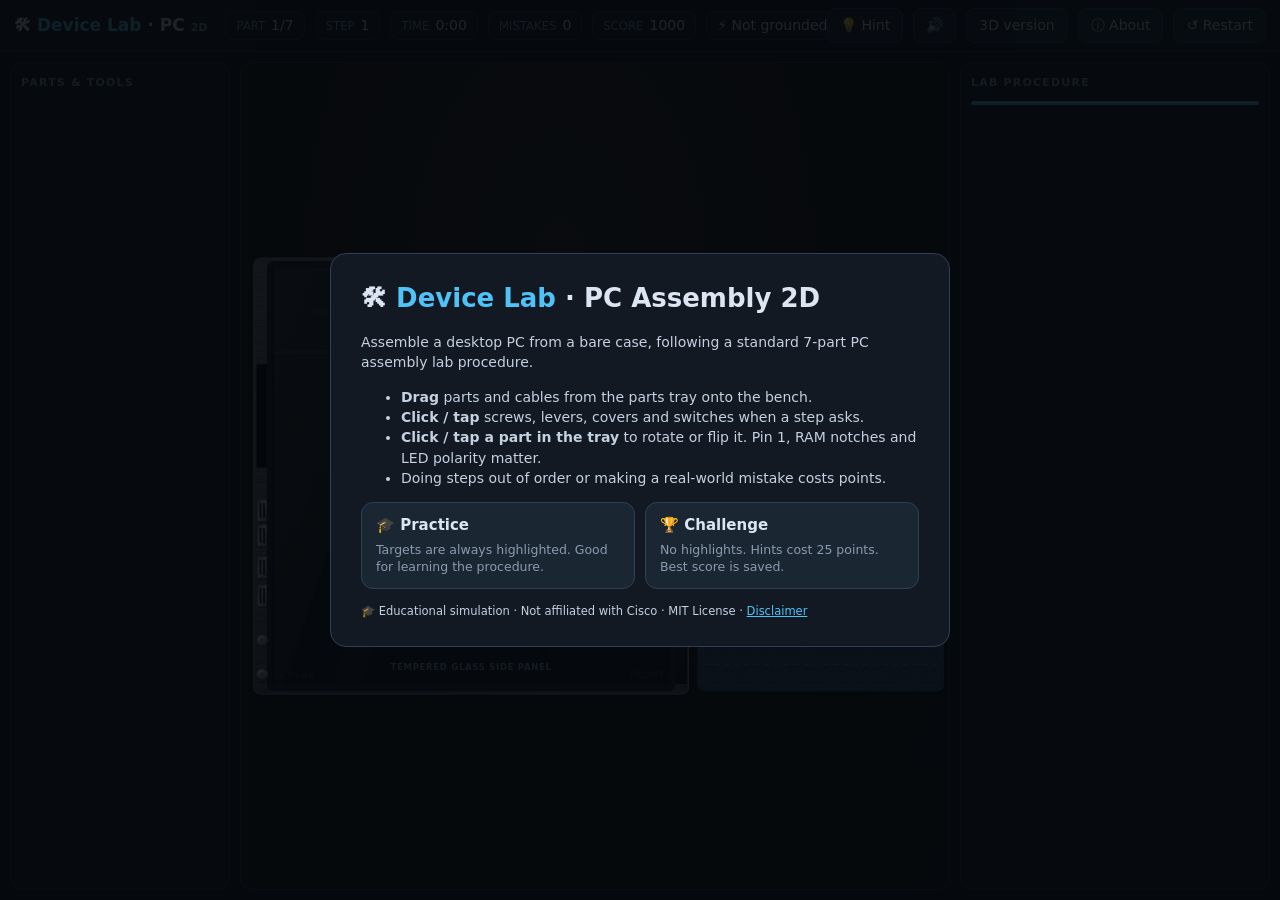
<file: 2d/index.html>
<!DOCTYPE html>
<html lang="en">
<head>
<meta charset="UTF-8">
<meta name="viewport" content="width=device-width, initial-scale=1">
<title>Device Lab 2D: Offline PC Building Simulator</title>
<!-- SEO -->
<meta name="description" content="A lightweight 2D version of the Device Lab PC simulator. Practise building a desktop PC step by step, offline and on low-end computers. Free.">
<meta name="author" content="Htet Myark Aung">
<meta name="robots" content="index, follow, max-image-preview:large">
<meta name="theme-color" content="#0b0f15">
<link rel="canonical" href="https://device-lab-3d.vercel.app/2d/">
<link rel="icon" href="../favicon.svg" type="image/svg+xml">
<link rel="apple-touch-icon" href="../apple-touch-icon.png">
<meta property="og:type" content="website">
<meta property="og:site_name" content="Device Lab">
<meta property="og:title" content="Device Lab 2D: Offline PC Building Simulator">
<meta property="og:description" content="A lightweight 2D version of the Device Lab PC simulator. Practise building a desktop PC step by step, offline and on low-end computers. Free.">
<meta property="og:url" content="https://device-lab-3d.vercel.app/2d/">
<meta property="og:image" content="https://device-lab-3d.vercel.app/assets/img/og-desktop.jpg">
<meta property="og:image:width" content="1200">
<meta property="og:image:height" content="630">
<meta property="og:image:alt" content="Device Lab 2D">
<meta property="og:locale" content="en_US">
<meta name="twitter:card" content="summary_large_image">
<meta name="twitter:title" content="Device Lab 2D: Offline PC Building Simulator">
<meta name="twitter:description" content="A lightweight 2D version of the Device Lab PC simulator. Practise building a desktop PC step by step, offline and on low-end computers. Free.">
<meta name="twitter:image" content="https://device-lab-3d.vercel.app/assets/img/og-desktop.jpg">
<script type="application/ld+json">{"@context":"https://schema.org","@type":["WebApplication","LearningResource"],"name":"Device Lab 2D","url":"https://device-lab-3d.vercel.app/2d/","description":"A lightweight 2D version of the Device Lab PC simulator. Practise building a desktop PC step by step, offline and on low-end computers. Free.","image":"https://device-lab-3d.vercel.app/assets/img/og-desktop.jpg","applicationCategory":"EducationalApplication","operatingSystem":"Any (runs in a web browser)","browserRequirements":"Requires JavaScript and WebGL","isAccessibleForFree":true,"offers":{"@type":"Offer","price":"0","priceCurrency":"USD"},"learningResourceType":"Simulation","educationalUse":"Practice","teaches":["PC assembly","ESD safety","motherboard connectors"],"inLanguage":"en","license":"https://opensource.org/licenses/MIT","author":{"@type":"Person","name":"Htet Myark Aung"},"codeRepository":"https://github.com/Htet-Myark/device-lab"}</script>
<link rel="stylesheet" href="../assets/css/app-2d.css">
</head>
<body>
<header>
  <h1>🛠 <b>Device Lab</b><span class="bt"> · PC</span> <span style="font-size:11px;color:var(--muted)">2D</span></h1>
  <div class="stats">
  <div class="stat"><small>PART</small><span id="hPart">1/7</span></div>
  <div class="stat"><small>STEP</small><span id="hStep">1</span></div>
  <div class="stat"><small>TIME</small><span id="hTime">0:00</span></div>
  <div class="stat"><small>MISTAKES</small><span id="hMis">0</span></div>
  <div class="stat"><small>SCORE</small><span id="hScore">1000</span></div>
  <div class="stat" id="hGround">⚡ Not grounded</div>
  </div>
  <div class="spacer"></div>
  <button id="bHint" title="Highlight where to go (H)">💡<span class="bt"> Hint</span></button>
  <button id="bMute">🔊</button>
  <a class="btn" href="../index.html">3D<span class="bt"> version</span></a>
  <button id="bAbout">ⓘ<span class="bt"> About</span></button>
  <button id="bRestart">↺<span class="bt"> Restart</span></button>
</header>
<main>
  <aside id="trayWrap"><h2>Parts &amp; tools</h2><div id="tray"></div></aside>
  <section id="stage">
    <svg id="bench" viewBox="0 0 1000 632" preserveAspectRatio="xMidYMid meet"></svg>
    <div class="toast" id="toast"></div>
    <div class="banner" id="banner"><div><small id="bnK"></small><b id="bnT"></b></div></div>
  </section>
  <aside id="procWrap"><h2>Lab procedure</h2><ul class="parts" id="parts"></ul><div class="bar"><i id="prog"></i></div><div id="stepCard"></div></aside>
</main>

<div class="overlay" id="startO">
  <div class="modal">
    <h2>🛠 <b>Device Lab</b> · PC Assembly 2D</h2>
    <p>Assemble a desktop PC from a bare case, following a standard 7-part PC assembly lab procedure.</p>
    <ul>
      <li><b>Drag</b> parts and cables from the parts tray onto the bench.</li>
      <li><b>Click / tap</b> screws, levers, covers and switches when a step asks.</li>
      <li><b>Click / tap a part in the tray</b> to rotate or flip it. Pin 1, RAM notches and LED polarity matter.</li>
      <li>Doing steps out of order or making a real-world mistake costs points.</li>
    </ul>
    <div class="row">
      <button class="mode" data-mode="practice"><b>🎓 Practice</b><span>Targets are always highlighted. Good for learning the procedure.</span></button>
      <button class="mode" data-mode="challenge"><b>🏆 Challenge</b><span>No highlights. Hints cost 25 points. Best score is saved.</span></button>
    </div>
    <p style="font-size:12px;color:var(--muted);margin-top:14px" id="bestTxt"></p>
    <p class="legal">🎓 Educational simulation · Not affiliated with Cisco · MIT License · <a href="#" onclick="document.getElementById('aboutO').classList.remove('hidden');return false">Disclaimer</a></p>
  </div>
</div>

<div class="overlay hidden" id="endO">
  <div class="modal">
    <div class="post" id="post"></div>
    <div id="res" style="display:none">
      <div class="rank" id="rank"></div>
      <div class="results">
        <div><b id="rScore"></b><small>Score</small></div>
        <div><b id="rMis"></b><small>Mistakes</small></div>
        <div><b id="rHint"></b><small>Hints</small></div>
        <div><b id="rTime"></b><small>Time</small></div>
      </div>
      <p id="rBest" style="font-size:12.5px;color:var(--muted)"></p>
      <div class="row"><button class="primary" onclick="location.reload()">Build another</button></div>
    </div>
  </div>
</div>

<div class="overlay hidden" id="aboutO">
  <div class="modal">
    <h2>ⓘ About <b>Device Lab</b></h2>
    <p><b>For educational purposes only.</b> This is a practice simulation for rehearsing the steps of a PC assembly lab. It simplifies real hardware and is <b>not</b> a substitute for manufacturer documentation, your instructor, or hands-on supervised practice.</p>
    <p>Not affiliated with, endorsed by, or sponsored by Cisco Systems, Inc. or the Cisco Networking Academy. "Cisco" is a trademark of Cisco Systems, Inc. All game text, art and code are original.</p>
    <p>Hardware names in the game (e.g. "BENCH B75-ATX") are fictional. When working on real computers: unplug the power, use ESD protection, and follow the manufacturer's instructions.</p>
    <p style="font-size:12.5px;color:var(--muted)">Game code © 2026 Htet Myark Aung, released under the MIT License (see <code>LICENSE</code>). Provided "as is", without warranty of any kind. 3D rendering by three.js (MIT).</p>
    <div class="row"><button class="primary" onclick="document.getElementById('aboutO').classList.add('hidden')">Close</button></div>
  </div>
</div>
<script src="../assets/js/2d/items.js"></script>
<script src="../assets/js/2d/scene.js"></script>
<script src="../assets/js/2d/game.js"></script>
<script src="../assets/js/2d/ui.js"></script>
<script>document.getElementById("bAbout").onclick=()=>document.getElementById("aboutO").classList.remove("hidden");</script>
</body>
</html>
</file>
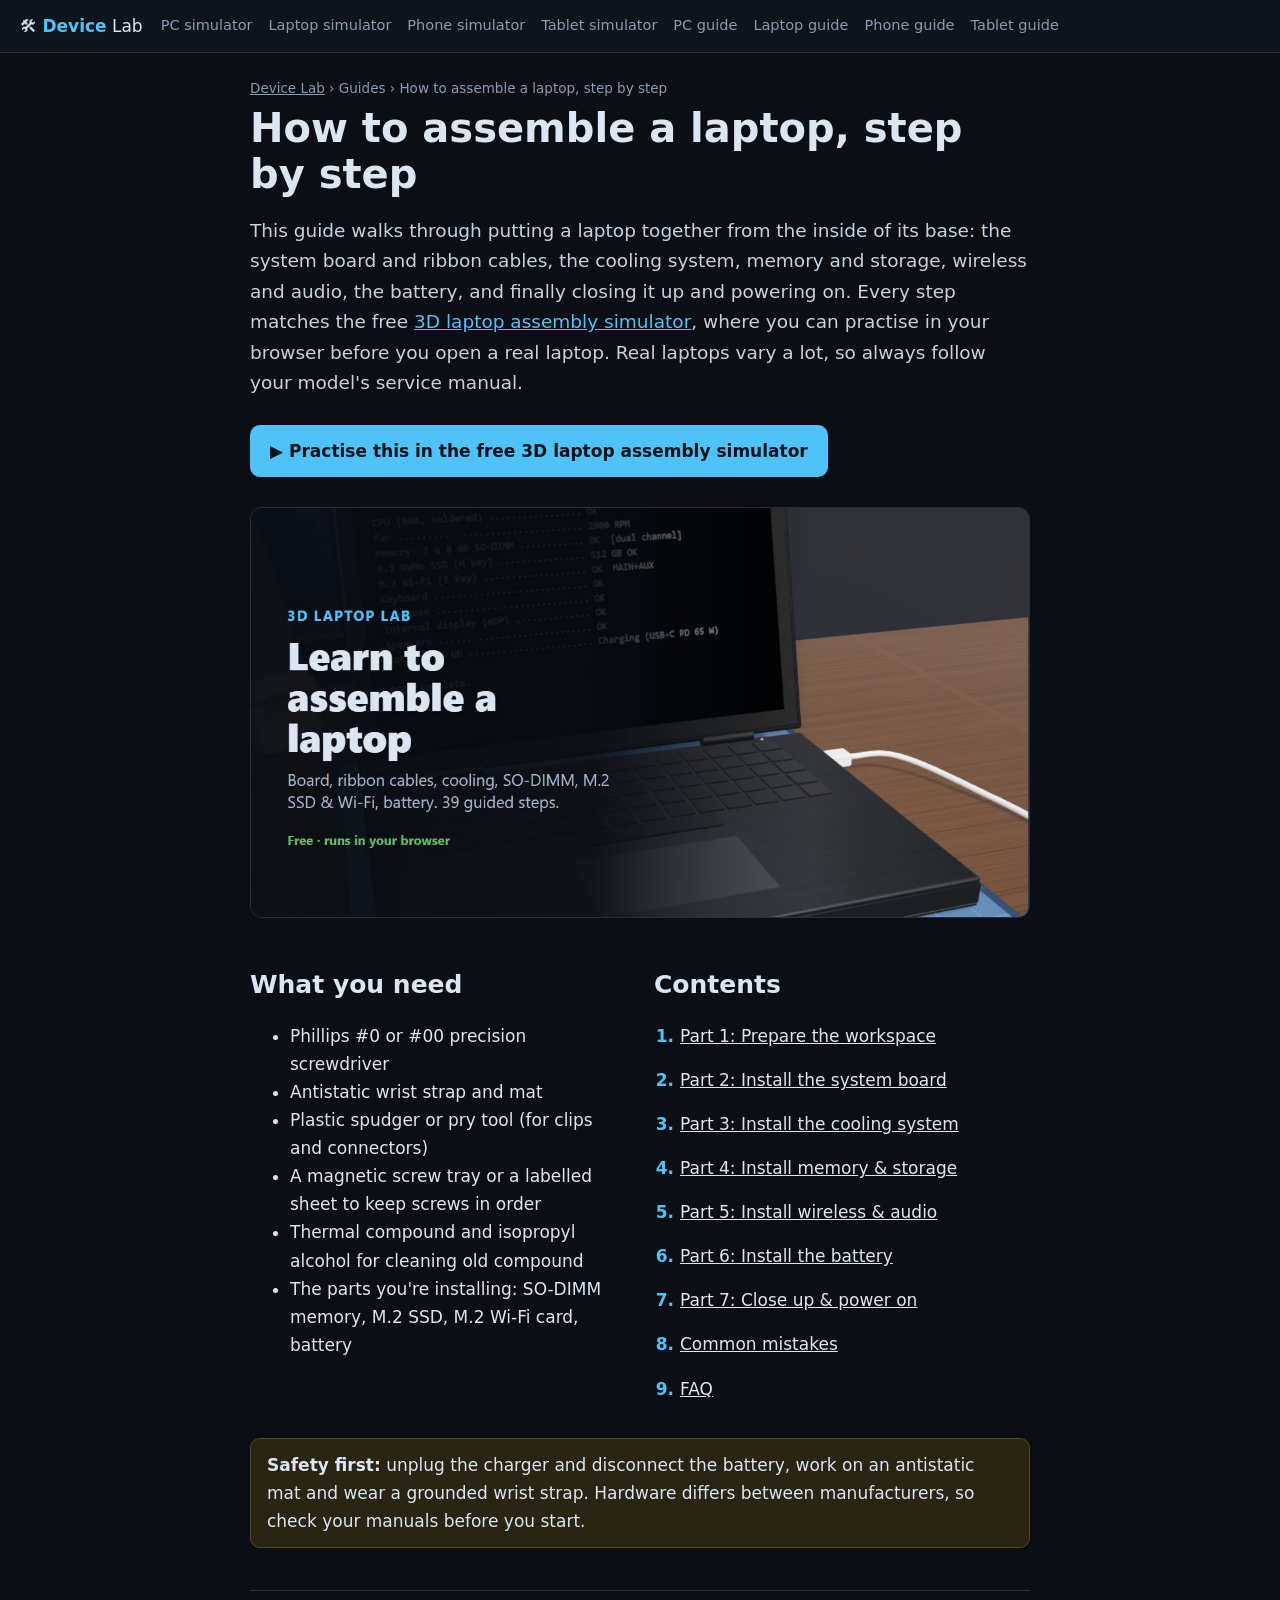
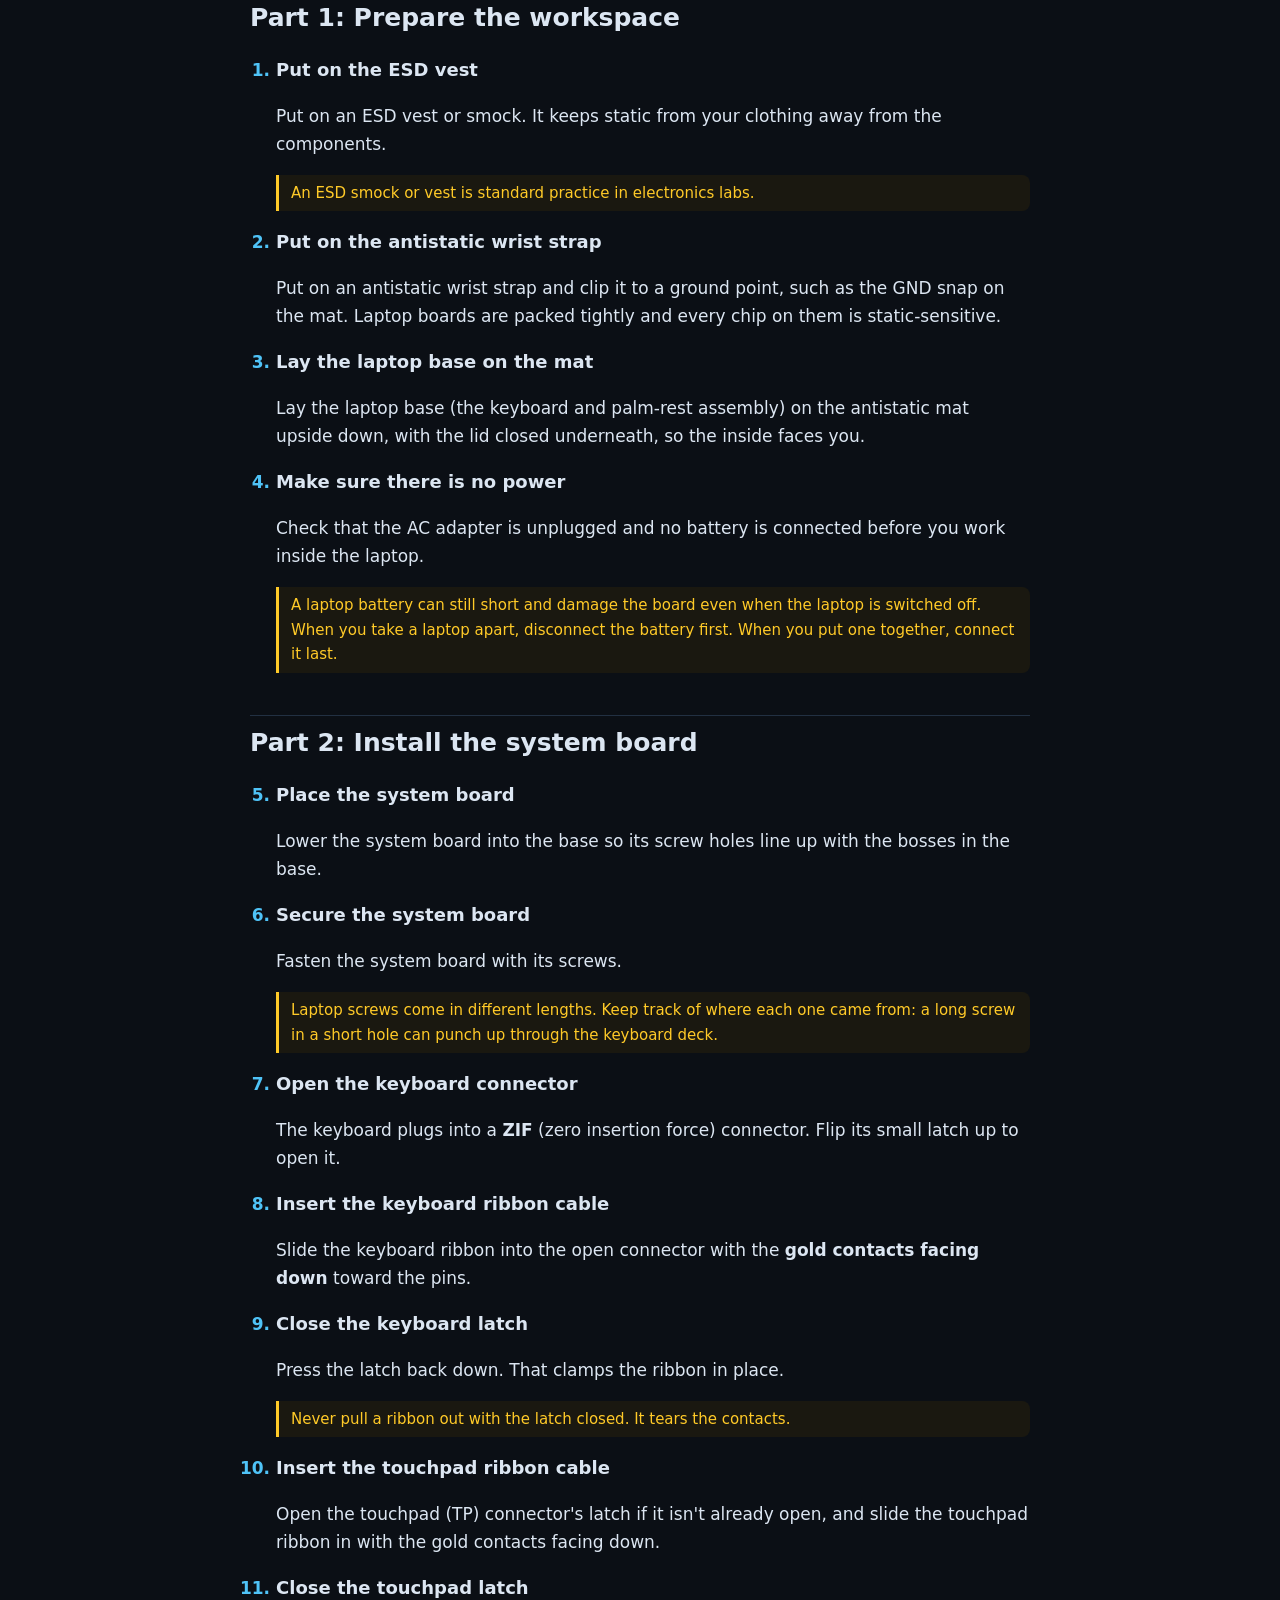
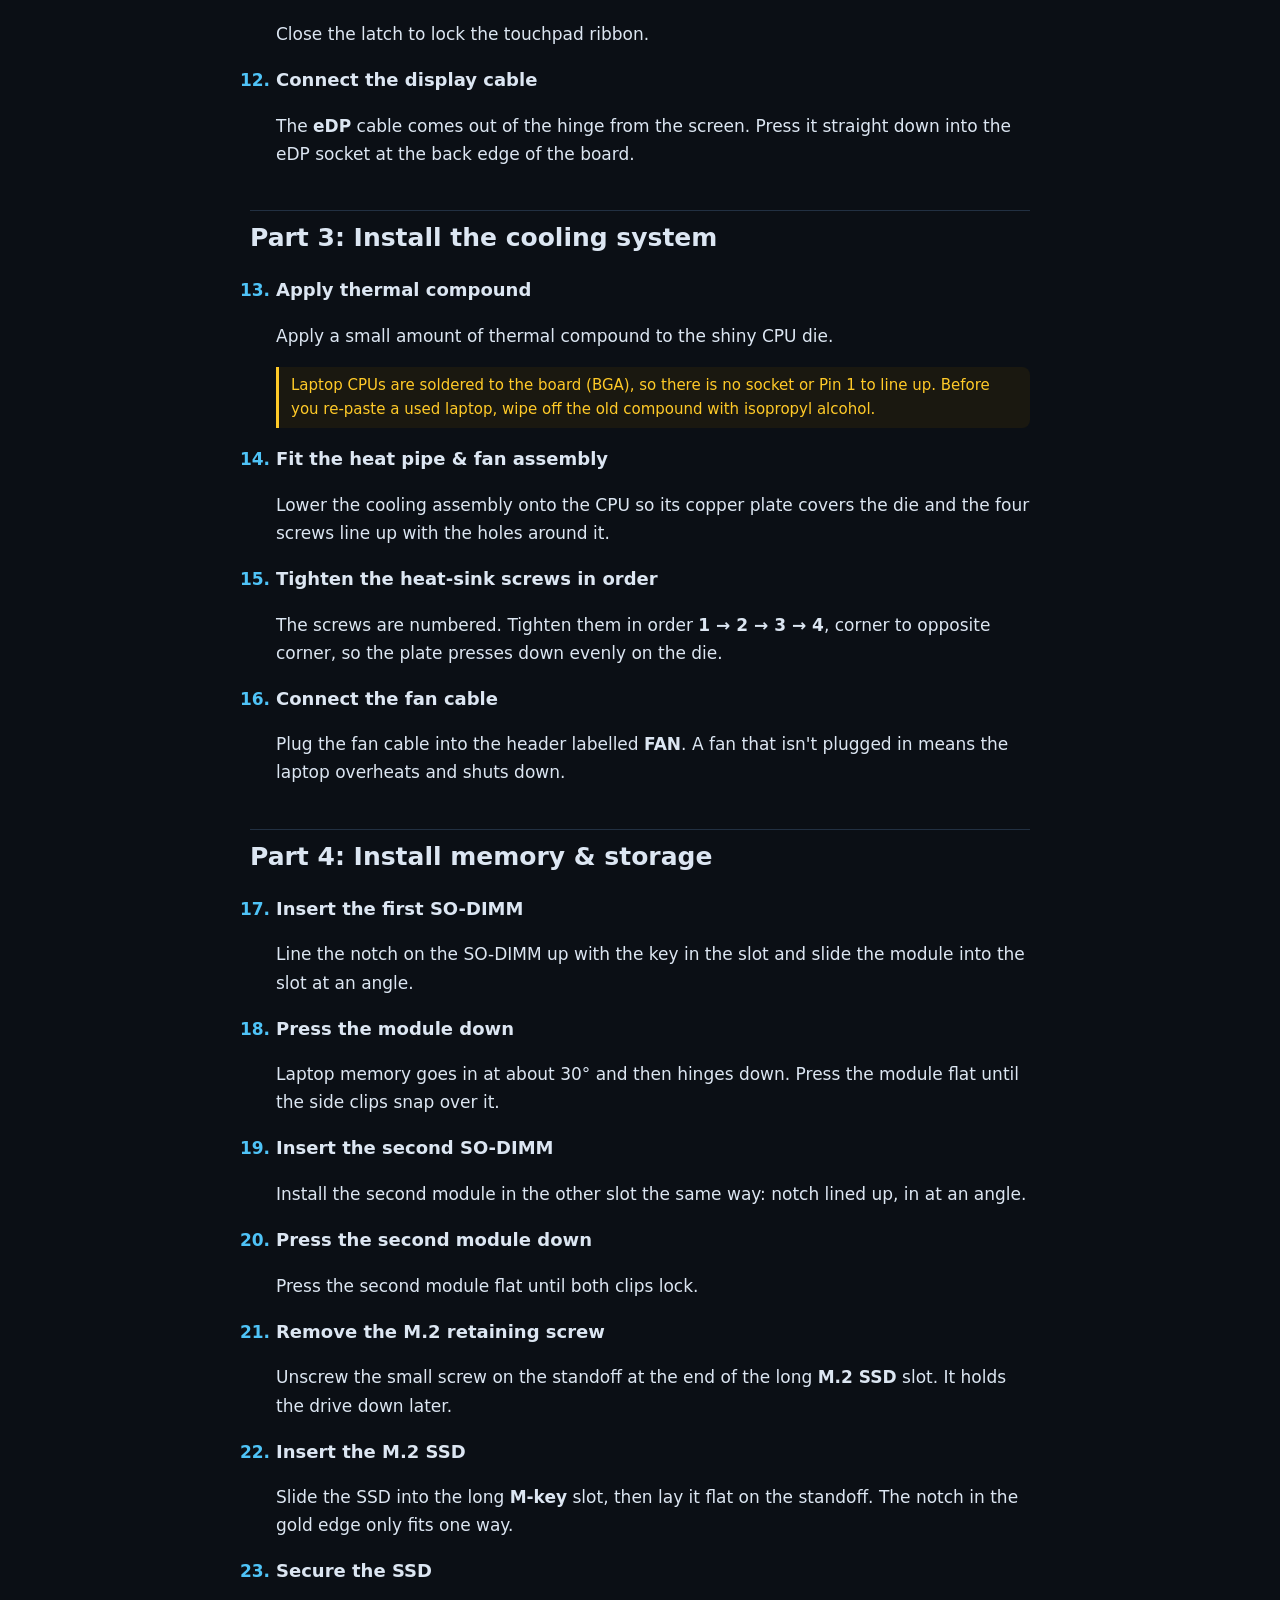
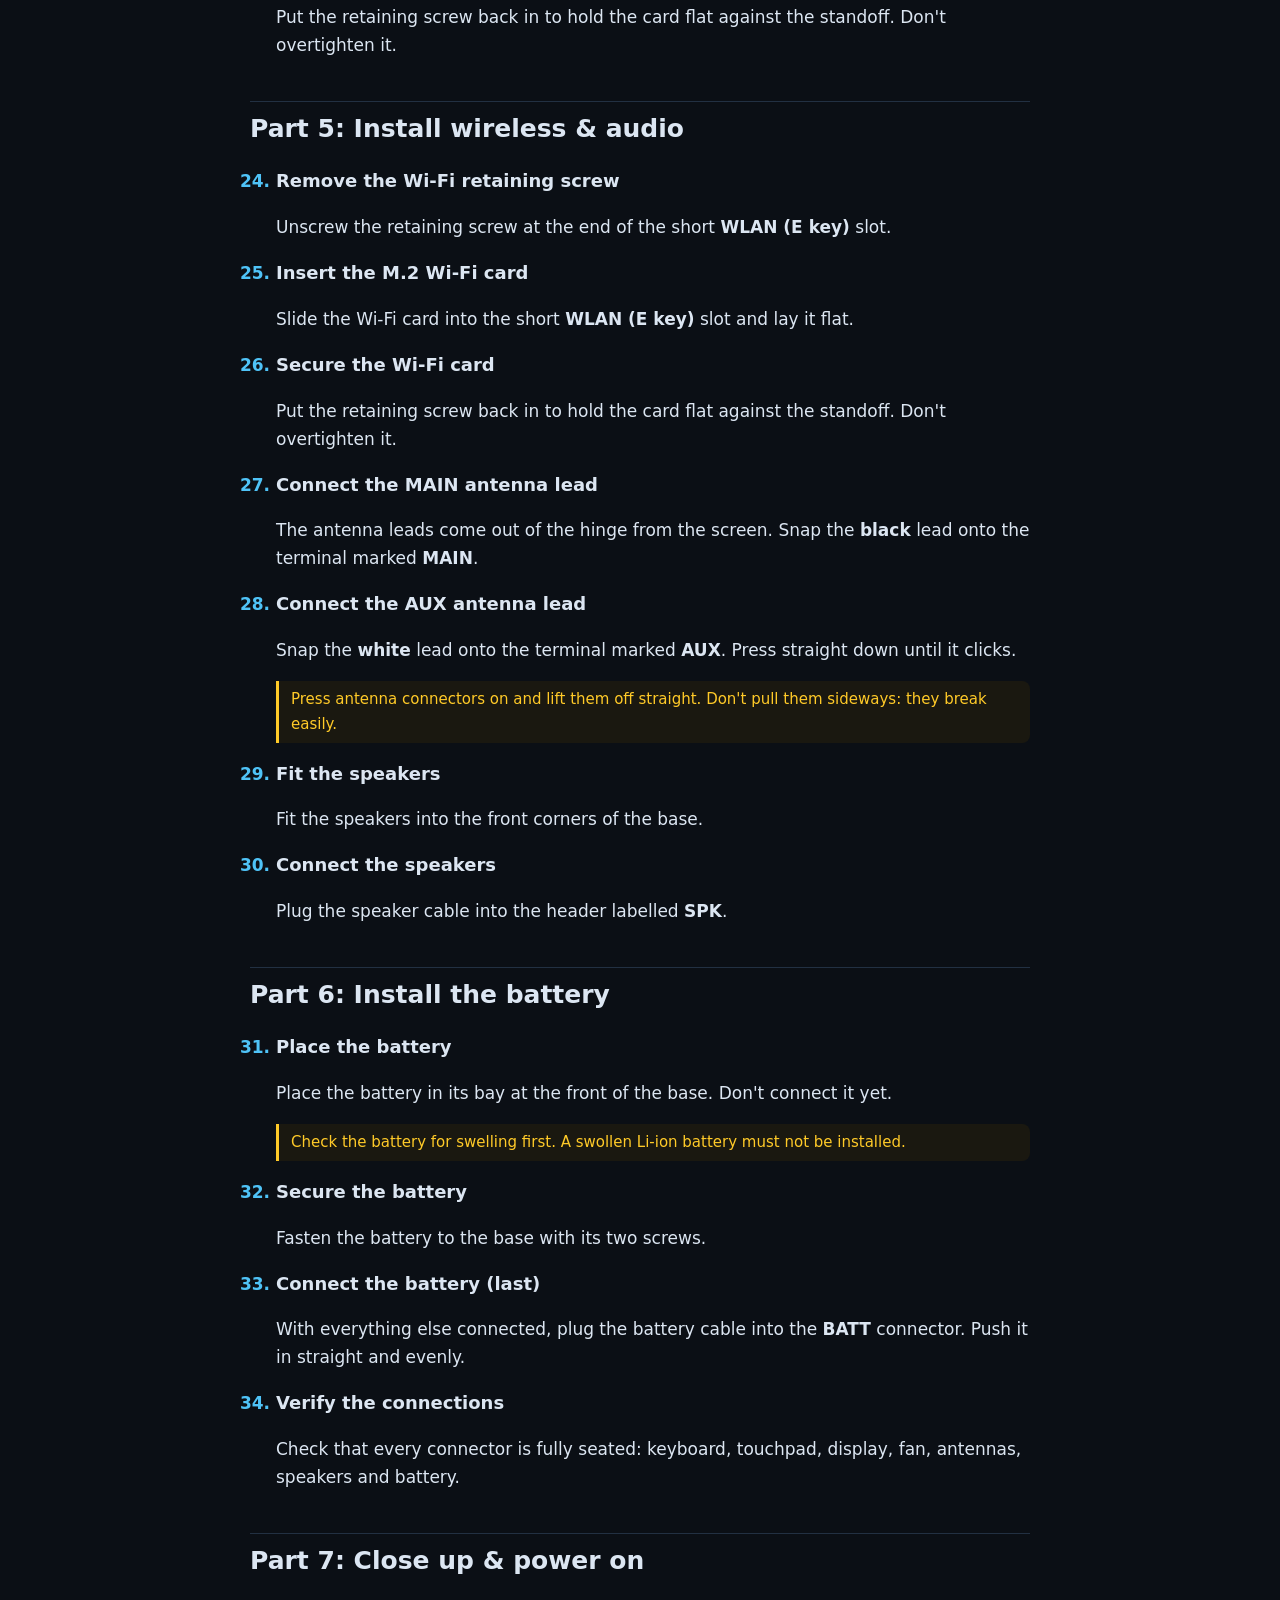
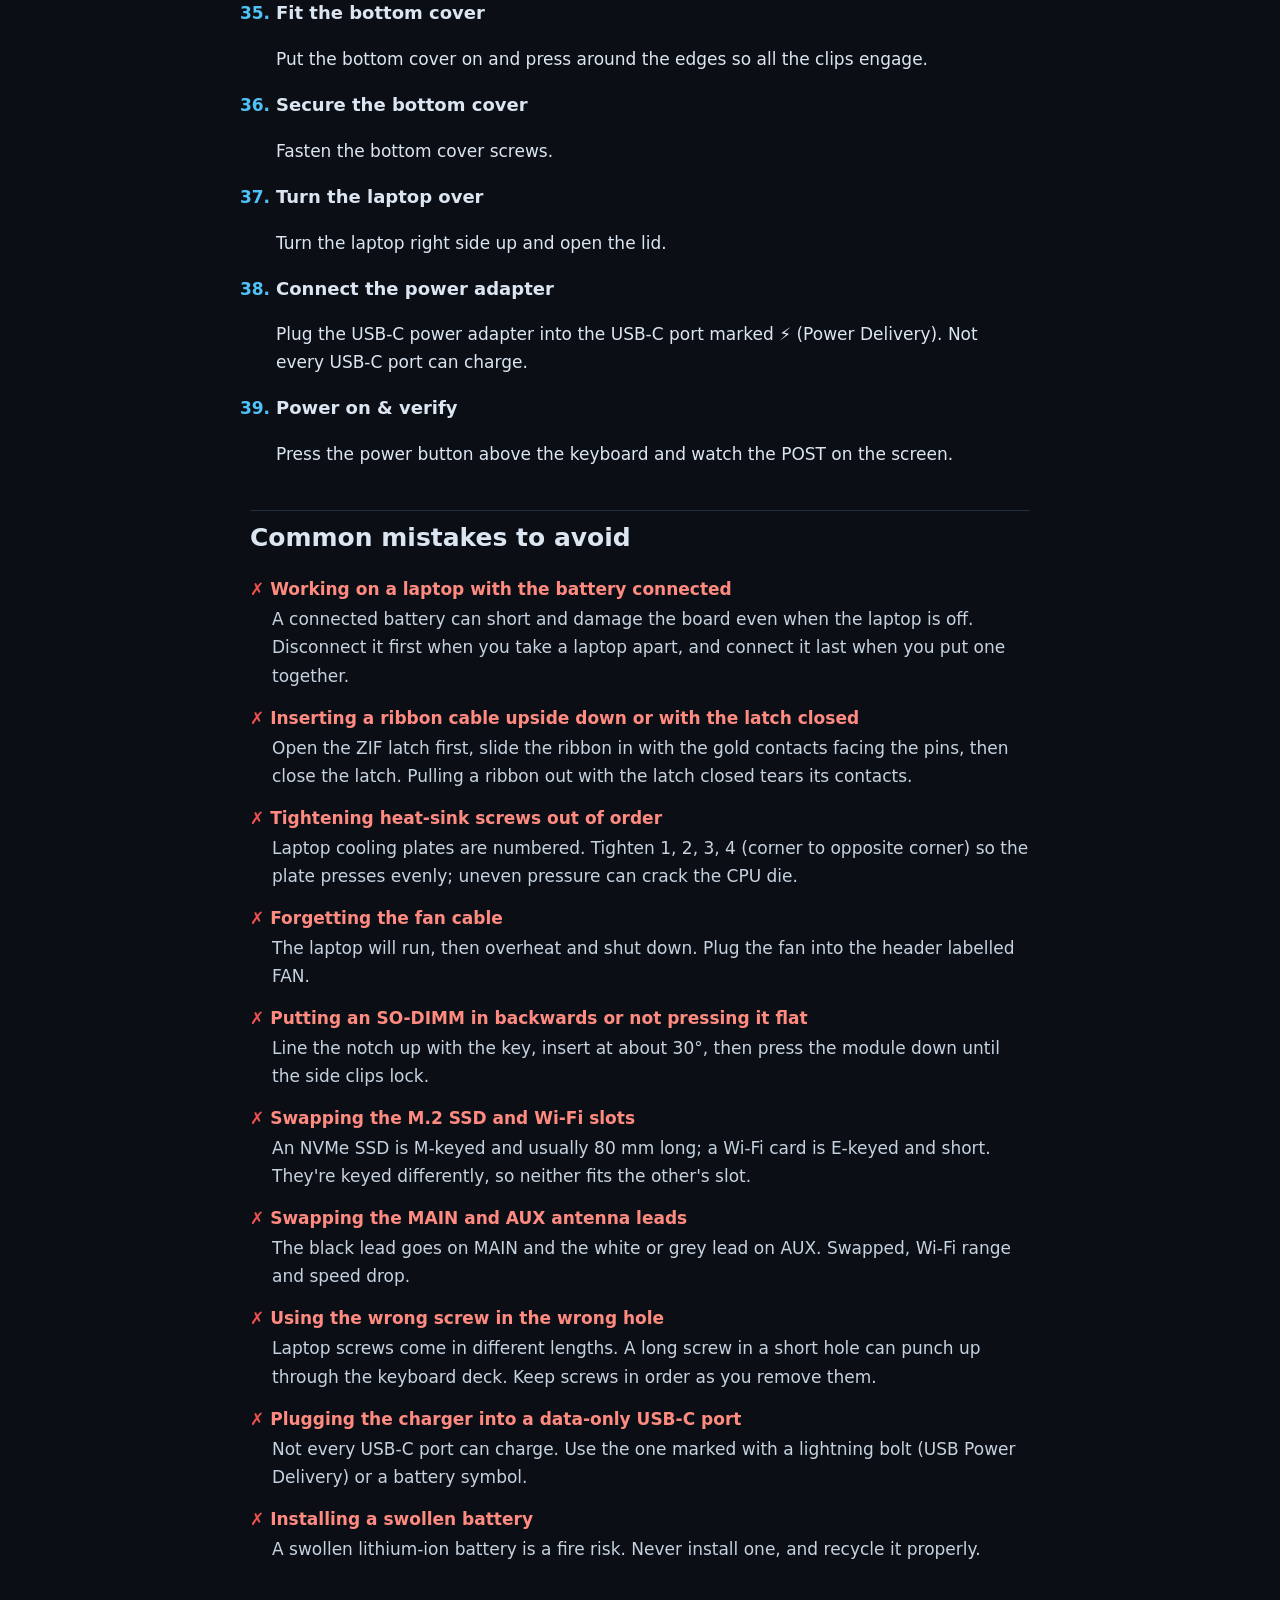
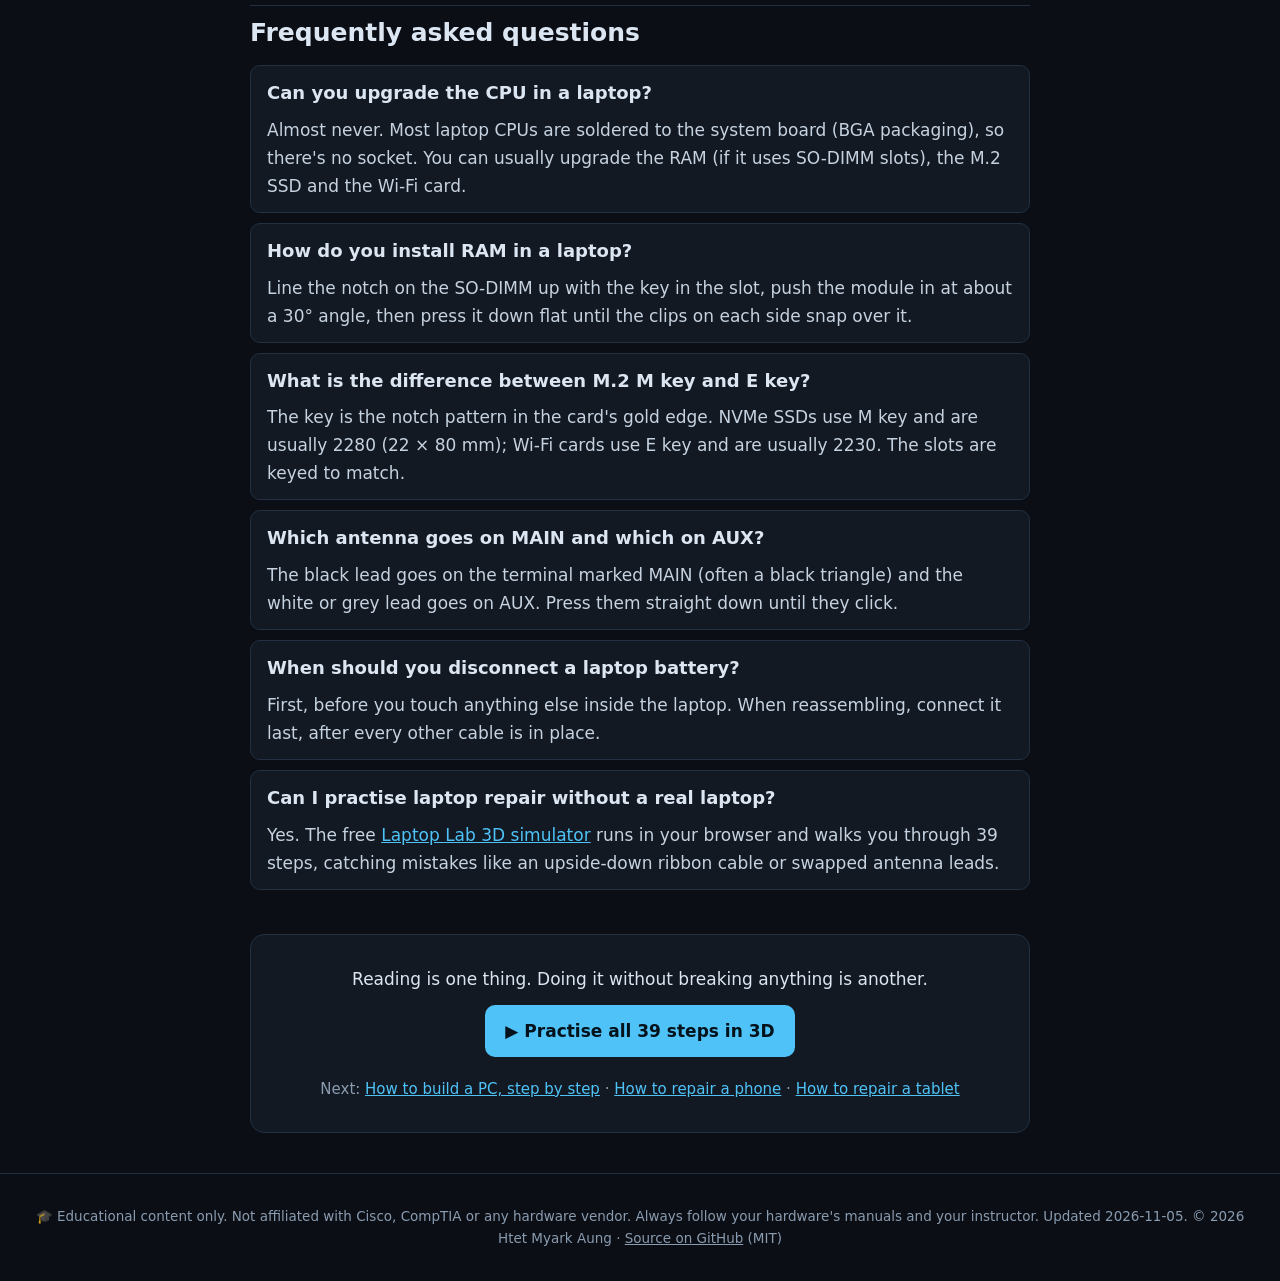
<file: guides/assemble-a-laptop.html>
<!DOCTYPE html>
<html lang="en">
<head>
<meta charset="UTF-8">
<meta name="viewport" content="width=device-width, initial-scale=1">
<title>How to Assemble a Laptop: 39-Step Repair Guide</title>
<meta name="description" content="A 39-step laptop assembly guide: system board, ZIF ribbon cables, heat pipe and fan, SO-DIMM RAM, M.2 SSD and Wi-Fi, antennas, speakers and battery, plus mistakes to avoid.">
<meta name="author" content="Htet Myark Aung">
<meta name="robots" content="index, follow, max-image-preview:large">
<meta name="theme-color" content="#0b0f15">
<link rel="canonical" href="https://device-lab-3d.vercel.app/guides/assemble-a-laptop.html">
<link rel="icon" href="../favicon.svg" type="image/svg+xml">
<link rel="apple-touch-icon" href="../apple-touch-icon.png">
<meta property="og:type" content="article">
<meta property="og:site_name" content="Device Lab">
<meta property="og:title" content="How to Assemble a Laptop: 39-Step Repair Guide">
<meta property="og:description" content="A 39-step laptop assembly guide: system board, ZIF ribbon cables, heat pipe and fan, SO-DIMM RAM, M.2 SSD and Wi-Fi, antennas, speakers and battery, plus mistakes to avoid.">
<meta property="og:url" content="https://device-lab-3d.vercel.app/guides/assemble-a-laptop.html">
<meta property="og:image" content="https://device-lab-3d.vercel.app/assets/img/og-laptop.jpg">
<meta property="og:image:width" content="1200">
<meta property="og:image:height" content="630">
<meta name="twitter:card" content="summary_large_image">
<meta name="twitter:title" content="How to Assemble a Laptop: 39-Step Repair Guide">
<meta name="twitter:description" content="A 39-step laptop assembly guide: system board, ZIF ribbon cables, heat pipe and fan, SO-DIMM RAM, M.2 SSD and Wi-Fi, antennas, speakers and battery, plus mistakes to avoid.">
<meta name="twitter:image" content="https://device-lab-3d.vercel.app/assets/img/og-laptop.jpg">
<link rel="stylesheet" href="../assets/css/guide.css">
<script type="application/ld+json">{"@context":"https://schema.org","@type":"HowTo","name":"How to assemble a laptop, step by step","description":"A 39-step laptop assembly guide: system board, ZIF ribbon cables, heat pipe and fan, SO-DIMM RAM, M.2 SSD and Wi-Fi, antennas, speakers and battery, plus mistakes to avoid.","image":"https://device-lab-3d.vercel.app/assets/img/og-laptop.jpg","totalTime":"PT1H","tool":[{"@type":"HowToTool","name":"Phillips #0 or #00 precision screwdriver"},{"@type":"HowToTool","name":"Antistatic wrist strap and mat"}],"step":[{"@type":"HowToStep","position":1,"name":"Put on the ESD vest","text":"Put on an ESD vest or smock. It keeps static from your clothing away from the components.","url":"https://device-lab-3d.vercel.app/guides/assemble-a-laptop.html#step-1"},{"@type":"HowToStep","position":2,"name":"Put on the antistatic wrist strap","text":"Put on an antistatic wrist strap and clip it to a ground point, such as the GND snap on the mat. Laptop boards are packed tightly and every chip on them is static-sensitive.","url":"https://device-lab-3d.vercel.app/guides/assemble-a-laptop.html#step-2"},{"@type":"HowToStep","position":3,"name":"Lay the laptop base on the mat","text":"Lay the laptop base (the keyboard and palm-rest assembly) on the antistatic mat upside down, with the lid closed underneath, so the inside faces you.","url":"https://device-lab-3d.vercel.app/guides/assemble-a-laptop.html#step-3"},{"@type":"HowToStep","position":4,"name":"Make sure there is no power","text":"Check that the AC adapter is unplugged and no battery is connected before you work inside the laptop.","url":"https://device-lab-3d.vercel.app/guides/assemble-a-laptop.html#step-4"},{"@type":"HowToStep","position":5,"name":"Place the system board","text":"Lower the system board into the base so its screw holes line up with the bosses in the base.","url":"https://device-lab-3d.vercel.app/guides/assemble-a-laptop.html#step-5"},{"@type":"HowToStep","position":6,"name":"Secure the system board","text":"Fasten the system board with its screws.","url":"https://device-lab-3d.vercel.app/guides/assemble-a-laptop.html#step-6"},{"@type":"HowToStep","position":7,"name":"Open the keyboard connector","text":"The keyboard plugs into a ZIF (zero insertion force) connector. Flip its small latch up to open it.","url":"https://device-lab-3d.vercel.app/guides/assemble-a-laptop.html#step-7"},{"@type":"HowToStep","position":8,"name":"Insert the keyboard ribbon cable","text":"Slide the keyboard ribbon into the open connector with the gold contacts facing down toward the pins.","url":"https://device-lab-3d.vercel.app/guides/assemble-a-laptop.html#step-8"},{"@type":"HowToStep","position":9,"name":"Close the keyboard latch","text":"Press the latch back down. That clamps the ribbon in place.","url":"https://device-lab-3d.vercel.app/guides/assemble-a-laptop.html#step-9"},{"@type":"HowToStep","position":10,"name":"Insert the touchpad ribbon cable","text":"Open the touchpad (TP) connector's latch if it isn't already open, and slide the touchpad ribbon in with the gold contacts facing down.","url":"https://device-lab-3d.vercel.app/guides/assemble-a-laptop.html#step-10"},{"@type":"HowToStep","position":11,"name":"Close the touchpad latch","text":"Close the latch to lock the touchpad ribbon.","url":"https://device-lab-3d.vercel.app/guides/assemble-a-laptop.html#step-11"},{"@type":"HowToStep","position":12,"name":"Connect the display cable","text":"The eDP cable comes out of the hinge from the screen. Press it straight down into the eDP socket at the back edge of the board.","url":"https://device-lab-3d.vercel.app/guides/assemble-a-laptop.html#step-12"},{"@type":"HowToStep","position":13,"name":"Apply thermal compound","text":"Apply a small amount of thermal compound to the shiny CPU die.","url":"https://device-lab-3d.vercel.app/guides/assemble-a-laptop.html#step-13"},{"@type":"HowToStep","position":14,"name":"Fit the heat pipe & fan assembly","text":"Lower the cooling assembly onto the CPU so its copper plate covers the die and the four screws line up with the holes around it.","url":"https://device-lab-3d.vercel.app/guides/assemble-a-laptop.html#step-14"},{"@type":"HowToStep","position":15,"name":"Tighten the heat-sink screws in order","text":"The screws are numbered. Tighten them in order 1 → 2 → 3 → 4, corner to opposite corner, so the plate presses down evenly on the die.","url":"https://device-lab-3d.vercel.app/guides/assemble-a-laptop.html#step-15"},{"@type":"HowToStep","position":16,"name":"Connect the fan cable","text":"Plug the fan cable into the header labelled FAN. A fan that isn't plugged in means the laptop overheats and shuts down.","url":"https://device-lab-3d.vercel.app/guides/assemble-a-laptop.html#step-16"},{"@type":"HowToStep","position":17,"name":"Insert the first SO-DIMM","text":"Line the notch on the SO-DIMM up with the key in the slot and slide the module into the slot at an angle.","url":"https://device-lab-3d.vercel.app/guides/assemble-a-laptop.html#step-17"},{"@type":"HowToStep","position":18,"name":"Press the module down","text":"Laptop memory goes in at about 30° and then hinges down. Press the module flat until the side clips snap over it.","url":"https://device-lab-3d.vercel.app/guides/assemble-a-laptop.html#step-18"},{"@type":"HowToStep","position":19,"name":"Insert the second SO-DIMM","text":"Install the second module in the other slot the same way: notch lined up, in at an angle.","url":"https://device-lab-3d.vercel.app/guides/assemble-a-laptop.html#step-19"},{"@type":"HowToStep","position":20,"name":"Press the second module down","text":"Press the second module flat until both clips lock.","url":"https://device-lab-3d.vercel.app/guides/assemble-a-laptop.html#step-20"},{"@type":"HowToStep","position":21,"name":"Remove the M.2 retaining screw","text":"Unscrew the small screw on the standoff at the end of the long M.2 SSD slot. It holds the drive down later.","url":"https://device-lab-3d.vercel.app/guides/assemble-a-laptop.html#step-21"},{"@type":"HowToStep","position":22,"name":"Insert the M.2 SSD","text":"Slide the SSD into the long M-key slot, then lay it flat on the standoff. The notch in the gold edge only fits one way.","url":"https://device-lab-3d.vercel.app/guides/assemble-a-laptop.html#step-22"},{"@type":"HowToStep","position":23,"name":"Secure the SSD","text":"Put the retaining screw back in to hold the card flat against the standoff. Don't overtighten it.","url":"https://device-lab-3d.vercel.app/guides/assemble-a-laptop.html#step-23"},{"@type":"HowToStep","position":24,"name":"Remove the Wi-Fi retaining screw","text":"Unscrew the retaining screw at the end of the short WLAN (E key) slot.","url":"https://device-lab-3d.vercel.app/guides/assemble-a-laptop.html#step-24"},{"@type":"HowToStep","position":25,"name":"Insert the M.2 Wi-Fi card","text":"Slide the Wi-Fi card into the short WLAN (E key) slot and lay it flat.","url":"https://device-lab-3d.vercel.app/guides/assemble-a-laptop.html#step-25"},{"@type":"HowToStep","position":26,"name":"Secure the Wi-Fi card","text":"Put the retaining screw back in to hold the card flat against the standoff. Don't overtighten it.","url":"https://device-lab-3d.vercel.app/guides/assemble-a-laptop.html#step-26"},{"@type":"HowToStep","position":27,"name":"Connect the MAIN antenna lead","text":"The antenna leads come out of the hinge from the screen. Snap the black lead onto the terminal marked MAIN.","url":"https://device-lab-3d.vercel.app/guides/assemble-a-laptop.html#step-27"},{"@type":"HowToStep","position":28,"name":"Connect the AUX antenna lead","text":"Snap the white lead onto the terminal marked AUX. Press straight down until it clicks.","url":"https://device-lab-3d.vercel.app/guides/assemble-a-laptop.html#step-28"},{"@type":"HowToStep","position":29,"name":"Fit the speakers","text":"Fit the speakers into the front corners of the base.","url":"https://device-lab-3d.vercel.app/guides/assemble-a-laptop.html#step-29"},{"@type":"HowToStep","position":30,"name":"Connect the speakers","text":"Plug the speaker cable into the header labelled SPK.","url":"https://device-lab-3d.vercel.app/guides/assemble-a-laptop.html#step-30"},{"@type":"HowToStep","position":31,"name":"Place the battery","text":"Place the battery in its bay at the front of the base. Don't connect it yet.","url":"https://device-lab-3d.vercel.app/guides/assemble-a-laptop.html#step-31"},{"@type":"HowToStep","position":32,"name":"Secure the battery","text":"Fasten the battery to the base with its two screws.","url":"https://device-lab-3d.vercel.app/guides/assemble-a-laptop.html#step-32"},{"@type":"HowToStep","position":33,"name":"Connect the battery (last)","text":"With everything else connected, plug the battery cable into the BATT connector. Push it in straight and evenly.","url":"https://device-lab-3d.vercel.app/guides/assemble-a-laptop.html#step-33"},{"@type":"HowToStep","position":34,"name":"Verify the connections","text":"Check that every connector is fully seated: keyboard, touchpad, display, fan, antennas, speakers and battery.","url":"https://device-lab-3d.vercel.app/guides/assemble-a-laptop.html#step-34"},{"@type":"HowToStep","position":35,"name":"Fit the bottom cover","text":"Put the bottom cover on and press around the edges so all the clips engage.","url":"https://device-lab-3d.vercel.app/guides/assemble-a-laptop.html#step-35"},{"@type":"HowToStep","position":36,"name":"Secure the bottom cover","text":"Fasten the bottom cover screws.","url":"https://device-lab-3d.vercel.app/guides/assemble-a-laptop.html#step-36"},{"@type":"HowToStep","position":37,"name":"Turn the laptop over","text":"Turn the laptop right side up and open the lid.","url":"https://device-lab-3d.vercel.app/guides/assemble-a-laptop.html#step-37"},{"@type":"HowToStep","position":38,"name":"Connect the power adapter","text":"Plug the USB-C power adapter into the USB-C port marked ⚡ (Power Delivery). Not every USB-C port can charge.","url":"https://device-lab-3d.vercel.app/guides/assemble-a-laptop.html#step-38"},{"@type":"HowToStep","position":39,"name":"Power on & verify","text":"Press the power button above the keyboard and watch the POST on the screen.","url":"https://device-lab-3d.vercel.app/guides/assemble-a-laptop.html#step-39"}]}</script>
<script type="application/ld+json">{"@context":"https://schema.org","@type":"FAQPage","mainEntity":[{"@type":"Question","name":"Can you upgrade the CPU in a laptop?","acceptedAnswer":{"@type":"Answer","text":"Almost never. Most laptop CPUs are soldered to the system board (BGA packaging), so there's no socket. You can usually upgrade the RAM (if it uses SO-DIMM slots), the M.2 SSD and the Wi-Fi card."}},{"@type":"Question","name":"How do you install RAM in a laptop?","acceptedAnswer":{"@type":"Answer","text":"Line the notch on the SO-DIMM up with the key in the slot, push the module in at about a 30° angle, then press it down flat until the clips on each side snap over it."}},{"@type":"Question","name":"What is the difference between M.2 M key and E key?","acceptedAnswer":{"@type":"Answer","text":"The key is the notch pattern in the card's gold edge. NVMe SSDs use M key and are usually 2280 (22 × 80 mm); Wi-Fi cards use E key and are usually 2230. The slots are keyed to match."}},{"@type":"Question","name":"Which antenna goes on MAIN and which on AUX?","acceptedAnswer":{"@type":"Answer","text":"The black lead goes on the terminal marked MAIN (often a black triangle) and the white or grey lead goes on AUX. Press them straight down until they click."}},{"@type":"Question","name":"When should you disconnect a laptop battery?","acceptedAnswer":{"@type":"Answer","text":"First, before you touch anything else inside the laptop. When reassembling, connect it last, after every other cable is in place."}},{"@type":"Question","name":"Can I practise laptop repair without a real laptop?","acceptedAnswer":{"@type":"Answer","text":"Yes. The free Laptop Lab 3D simulator runs in your browser and walks you through 39 steps, catching mistakes like an upside-down ribbon cable or swapped antenna leads."}}]}</script>
<script type="application/ld+json">{"@context":"https://schema.org","@type":"BreadcrumbList","itemListElement":[{"@type":"ListItem","position":1,"name":"Device Lab","item":"https://device-lab-3d.vercel.app/"},{"@type":"ListItem","position":2,"name":"How to assemble a laptop, step by step","item":"https://device-lab-3d.vercel.app/guides/assemble-a-laptop.html"}]}</script>
</head>
<body>
<header class="top"><a class="brand" href="../index.html">🛠 <b>Device</b> Lab</a><nav><a href="../index.html">PC simulator</a><a href="../laptop.html">Laptop simulator</a><a href="../phone.html">Phone simulator</a><a href="../tablet.html">Tablet simulator</a><a href="build-a-pc.html">PC guide</a><a href="assemble-a-laptop.html">Laptop guide</a><a href="repair-a-phone.html">Phone guide</a><a href="repair-a-tablet.html">Tablet guide</a></nav></header>
<main class="guide">
<nav class="crumbs"><a href="../index.html">Device Lab</a> › Guides › How to assemble a laptop, step by step</nav>
<h1>How to assemble a laptop, step by step</h1>
<p class="lede">This guide walks through putting a laptop together from the inside of its base: the system board and ribbon cables, the cooling system, memory and storage, wireless and audio, the battery, and finally closing it up and powering on. Every step matches the free <a href="../laptop.html">3D laptop assembly simulator</a>, where you can practise in your browser before you open a real laptop. Real laptops vary a lot, so always follow your model's service manual.</p>
<a class="cta" href="../laptop.html">▶ Practise this in the free 3D laptop assembly simulator</a>
<figure><img src="../assets/img/og-laptop.jpg" width="1200" height="630" alt="3D laptop assembly simulator showing the assembled laptop running its POST screen" loading="lazy"></figure>
<div class="cols">
<section><h2>What you need</h2><ul><li>Phillips #0 or #00 precision screwdriver</li><li>Antistatic wrist strap and mat</li><li>Plastic spudger or pry tool (for clips and connectors)</li><li>A magnetic screw tray or a labelled sheet to keep screws in order</li><li>Thermal compound and isopropyl alcohol for cleaning old compound</li><li>The parts you're installing: SO-DIMM memory, M.2 SSD, M.2 Wi-Fi card, battery</li></ul></section>
<section><h2>Contents</h2><ol class="toc"><li><a href="#part-1">Part 1: Prepare the workspace</a></li><li><a href="#part-2">Part 2: Install the system board</a></li><li><a href="#part-3">Part 3: Install the cooling system</a></li><li><a href="#part-4">Part 4: Install memory &amp; storage</a></li><li><a href="#part-5">Part 5: Install wireless &amp; audio</a></li><li><a href="#part-6">Part 6: Install the battery</a></li><li><a href="#part-7">Part 7: Close up &amp; power on</a></li><li><a href="#mistakes">Common mistakes</a></li><li><a href="#faq">FAQ</a></li></ol></section>
</div>
<div class="safety"><b>Safety first:</b> unplug the charger and disconnect the battery, work on an antistatic mat and wear a grounded wrist strap. Hardware differs between manufacturers, so check your manuals before you start.</div>
<section id="part-1"><h2>Part 1: Prepare the workspace</h2><ol start="1"><li id="step-1"><h3>Put on the ESD vest</h3><p>Put on an ESD vest or smock. It keeps static from your clothing away from the components.</p><p class="note">An ESD smock or vest is standard practice in electronics labs.</p></li><li id="step-2"><h3>Put on the antistatic wrist strap</h3><p>Put on an antistatic wrist strap and clip it to a ground point, such as the GND snap on the mat. Laptop boards are packed tightly and every chip on them is static-sensitive.</p></li><li id="step-3"><h3>Lay the laptop base on the mat</h3><p>Lay the laptop base (the keyboard and palm-rest assembly) on the antistatic mat upside down, with the lid closed underneath, so the inside faces you.</p></li><li id="step-4"><h3>Make sure there is no power</h3><p>Check that the AC adapter is unplugged and no battery is connected before you work inside the laptop.</p><p class="note">A laptop battery can still short and damage the board even when the laptop is switched off. When you take a laptop apart, disconnect the battery first. When you put one together, connect it last.</p></li></ol></section>
<section id="part-2"><h2>Part 2: Install the system board</h2><ol start="5"><li id="step-5"><h3>Place the system board</h3><p>Lower the system board into the base so its screw holes line up with the bosses in the base.</p></li><li id="step-6"><h3>Secure the system board</h3><p>Fasten the system board with its screws.</p><p class="note">Laptop screws come in different lengths. Keep track of where each one came from: a long screw in a short hole can punch up through the keyboard deck.</p></li><li id="step-7"><h3>Open the keyboard connector</h3><p>The keyboard plugs into a <b>ZIF</b> (zero insertion force) connector. Flip its small latch up to open it.</p></li><li id="step-8"><h3>Insert the keyboard ribbon cable</h3><p>Slide the keyboard ribbon into the open connector with the <b>gold contacts facing down</b> toward the pins.</p></li><li id="step-9"><h3>Close the keyboard latch</h3><p>Press the latch back down. That clamps the ribbon in place.</p><p class="note">Never pull a ribbon out with the latch closed. It tears the contacts.</p></li><li id="step-10"><h3>Insert the touchpad ribbon cable</h3><p>Open the touchpad (TP) connector's latch if it isn't already open, and slide the touchpad ribbon in with the gold contacts facing down.</p></li><li id="step-11"><h3>Close the touchpad latch</h3><p>Close the latch to lock the touchpad ribbon.</p></li><li id="step-12"><h3>Connect the display cable</h3><p>The <b>eDP</b> cable comes out of the hinge from the screen. Press it straight down into the eDP socket at the back edge of the board.</p></li></ol></section>
<section id="part-3"><h2>Part 3: Install the cooling system</h2><ol start="13"><li id="step-13"><h3>Apply thermal compound</h3><p>Apply a small amount of thermal compound to the shiny CPU die.</p><p class="note">Laptop CPUs are soldered to the board (BGA), so there is no socket or Pin 1 to line up. Before you re-paste a used laptop, wipe off the old compound with isopropyl alcohol.</p></li><li id="step-14"><h3>Fit the heat pipe &amp; fan assembly</h3><p>Lower the cooling assembly onto the CPU so its copper plate covers the die and the four screws line up with the holes around it.</p></li><li id="step-15"><h3>Tighten the heat-sink screws in order</h3><p>The screws are numbered. Tighten them in order <b>1 → 2 → 3 → 4</b>, corner to opposite corner, so the plate presses down evenly on the die.</p></li><li id="step-16"><h3>Connect the fan cable</h3><p>Plug the fan cable into the header labelled <b>FAN</b>. A fan that isn't plugged in means the laptop overheats and shuts down.</p></li></ol></section>
<section id="part-4"><h2>Part 4: Install memory &amp; storage</h2><ol start="17"><li id="step-17"><h3>Insert the first SO-DIMM</h3><p>Line the notch on the SO-DIMM up with the key in the slot and slide the module into the slot at an angle.</p></li><li id="step-18"><h3>Press the module down</h3><p>Laptop memory goes in at about 30° and then hinges down. Press the module flat until the side clips snap over it.</p></li><li id="step-19"><h3>Insert the second SO-DIMM</h3><p>Install the second module in the other slot the same way: notch lined up, in at an angle.</p></li><li id="step-20"><h3>Press the second module down</h3><p>Press the second module flat until both clips lock.</p></li><li id="step-21"><h3>Remove the M.2 retaining screw</h3><p>Unscrew the small screw on the standoff at the end of the long <b>M.2 SSD</b> slot. It holds the drive down later.</p></li><li id="step-22"><h3>Insert the M.2 SSD</h3><p>Slide the SSD into the long <b>M-key</b> slot, then lay it flat on the standoff. The notch in the gold edge only fits one way.</p></li><li id="step-23"><h3>Secure the SSD</h3><p>Put the retaining screw back in to hold the card flat against the standoff. Don't overtighten it.</p></li></ol></section>
<section id="part-5"><h2>Part 5: Install wireless &amp; audio</h2><ol start="24"><li id="step-24"><h3>Remove the Wi-Fi retaining screw</h3><p>Unscrew the retaining screw at the end of the short <b>WLAN (E key)</b> slot.</p></li><li id="step-25"><h3>Insert the M.2 Wi-Fi card</h3><p>Slide the Wi-Fi card into the short <b>WLAN (E key)</b> slot and lay it flat.</p></li><li id="step-26"><h3>Secure the Wi-Fi card</h3><p>Put the retaining screw back in to hold the card flat against the standoff. Don't overtighten it.</p></li><li id="step-27"><h3>Connect the MAIN antenna lead</h3><p>The antenna leads come out of the hinge from the screen. Snap the <b>black</b> lead onto the terminal marked <b>MAIN</b>.</p></li><li id="step-28"><h3>Connect the AUX antenna lead</h3><p>Snap the <b>white</b> lead onto the terminal marked <b>AUX</b>. Press straight down until it clicks.</p><p class="note">Press antenna connectors on and lift them off straight. Don't pull them sideways: they break easily.</p></li><li id="step-29"><h3>Fit the speakers</h3><p>Fit the speakers into the front corners of the base.</p></li><li id="step-30"><h3>Connect the speakers</h3><p>Plug the speaker cable into the header labelled <b>SPK</b>.</p></li></ol></section>
<section id="part-6"><h2>Part 6: Install the battery</h2><ol start="31"><li id="step-31"><h3>Place the battery</h3><p>Place the battery in its bay at the front of the base. Don't connect it yet.</p><p class="note">Check the battery for swelling first. A swollen Li-ion battery must not be installed.</p></li><li id="step-32"><h3>Secure the battery</h3><p>Fasten the battery to the base with its two screws.</p></li><li id="step-33"><h3>Connect the battery (last)</h3><p>With everything else connected, plug the battery cable into the <b>BATT</b> connector. Push it in straight and evenly.</p></li><li id="step-34"><h3>Verify the connections</h3><p>Check that every connector is fully seated: keyboard, touchpad, display, fan, antennas, speakers and battery.</p></li></ol></section>
<section id="part-7"><h2>Part 7: Close up &amp; power on</h2><ol start="35"><li id="step-35"><h3>Fit the bottom cover</h3><p>Put the bottom cover on and press around the edges so all the clips engage.</p></li><li id="step-36"><h3>Secure the bottom cover</h3><p>Fasten the bottom cover screws.</p></li><li id="step-37"><h3>Turn the laptop over</h3><p>Turn the laptop right side up and open the lid.</p></li><li id="step-38"><h3>Connect the power adapter</h3><p>Plug the USB-C power adapter into the USB-C port marked <b>⚡</b> (Power Delivery). Not every USB-C port can charge.</p></li><li id="step-39"><h3>Power on &amp; verify</h3><p>Press the power button above the keyboard and watch the POST on the screen.</p></li></ol></section>
<section id="mistakes"><h2>Common mistakes to avoid</h2><dl class="mistakes"><dt>Working on a laptop with the battery connected</dt><dd>A connected battery can short and damage the board even when the laptop is off. Disconnect it first when you take a laptop apart, and connect it last when you put one together.</dd><dt>Inserting a ribbon cable upside down or with the latch closed</dt><dd>Open the ZIF latch first, slide the ribbon in with the gold contacts facing the pins, then close the latch. Pulling a ribbon out with the latch closed tears its contacts.</dd><dt>Tightening heat-sink screws out of order</dt><dd>Laptop cooling plates are numbered. Tighten 1, 2, 3, 4 (corner to opposite corner) so the plate presses evenly; uneven pressure can crack the CPU die.</dd><dt>Forgetting the fan cable</dt><dd>The laptop will run, then overheat and shut down. Plug the fan into the header labelled FAN.</dd><dt>Putting an SO-DIMM in backwards or not pressing it flat</dt><dd>Line the notch up with the key, insert at about 30°, then press the module down until the side clips lock.</dd><dt>Swapping the M.2 SSD and Wi-Fi slots</dt><dd>An NVMe SSD is M-keyed and usually 80 mm long; a Wi-Fi card is E-keyed and short. They're keyed differently, so neither fits the other's slot.</dd><dt>Swapping the MAIN and AUX antenna leads</dt><dd>The black lead goes on MAIN and the white or grey lead on AUX. Swapped, Wi-Fi range and speed drop.</dd><dt>Using the wrong screw in the wrong hole</dt><dd>Laptop screws come in different lengths. A long screw in a short hole can punch up through the keyboard deck. Keep screws in order as you remove them.</dd><dt>Plugging the charger into a data-only USB-C port</dt><dd>Not every USB-C port can charge. Use the one marked with a lightning bolt (USB Power Delivery) or a battery symbol.</dd><dt>Installing a swollen battery</dt><dd>A swollen lithium-ion battery is a fire risk. Never install one, and recycle it properly.</dd></dl></section>
<section id="faq"><h2>Frequently asked questions</h2><details open><summary><h3>Can you upgrade the CPU in a laptop?</h3></summary><p>Almost never. Most laptop CPUs are soldered to the system board (BGA packaging), so there's no socket. You can usually upgrade the RAM (if it uses SO-DIMM slots), the M.2 SSD and the Wi-Fi card.</p></details><details open><summary><h3>How do you install RAM in a laptop?</h3></summary><p>Line the notch on the SO-DIMM up with the key in the slot, push the module in at about a 30° angle, then press it down flat until the clips on each side snap over it.</p></details><details open><summary><h3>What is the difference between M.2 M key and E key?</h3></summary><p>The key is the notch pattern in the card's gold edge. NVMe SSDs use M key and are usually 2280 (22 × 80 mm); Wi-Fi cards use E key and are usually 2230. The slots are keyed to match.</p></details><details open><summary><h3>Which antenna goes on MAIN and which on AUX?</h3></summary><p>The black lead goes on the terminal marked MAIN (often a black triangle) and the white or grey lead goes on AUX. Press them straight down until they click.</p></details><details open><summary><h3>When should you disconnect a laptop battery?</h3></summary><p>First, before you touch anything else inside the laptop. When reassembling, connect it last, after every other cable is in place.</p></details><details open><summary><h3>Can I practise laptop repair without a real laptop?</h3></summary><p>Yes. The free <a href="../laptop.html">Laptop Lab 3D simulator</a> runs in your browser and walks you through 39 steps, catching mistakes like an upside-down ribbon cable or swapped antenna leads.</p></details></section>
<div class="endcta"><p>Reading is one thing. Doing it without breaking anything is another.</p><a class="cta" href="../laptop.html">▶ Practise all 39 steps in 3D</a><p class="also">Next: <a href="build-a-pc.html">How to build a PC, step by step</a> · <a href="repair-a-phone.html">How to repair a phone</a> · <a href="repair-a-tablet.html">How to repair a tablet</a></p></div>
</main>
<footer><p>🎓 Educational content only. Not affiliated with Cisco, CompTIA or any hardware vendor. Always follow your hardware's manuals and your instructor. Updated <time datetime="2026-11-05">2026-11-05</time>. © 2026 Htet Myark Aung · <a href="https://github.com/Htet-Myark/device-lab">Source on GitHub</a> (MIT)</p></footer>
</body>
</html>
</file>
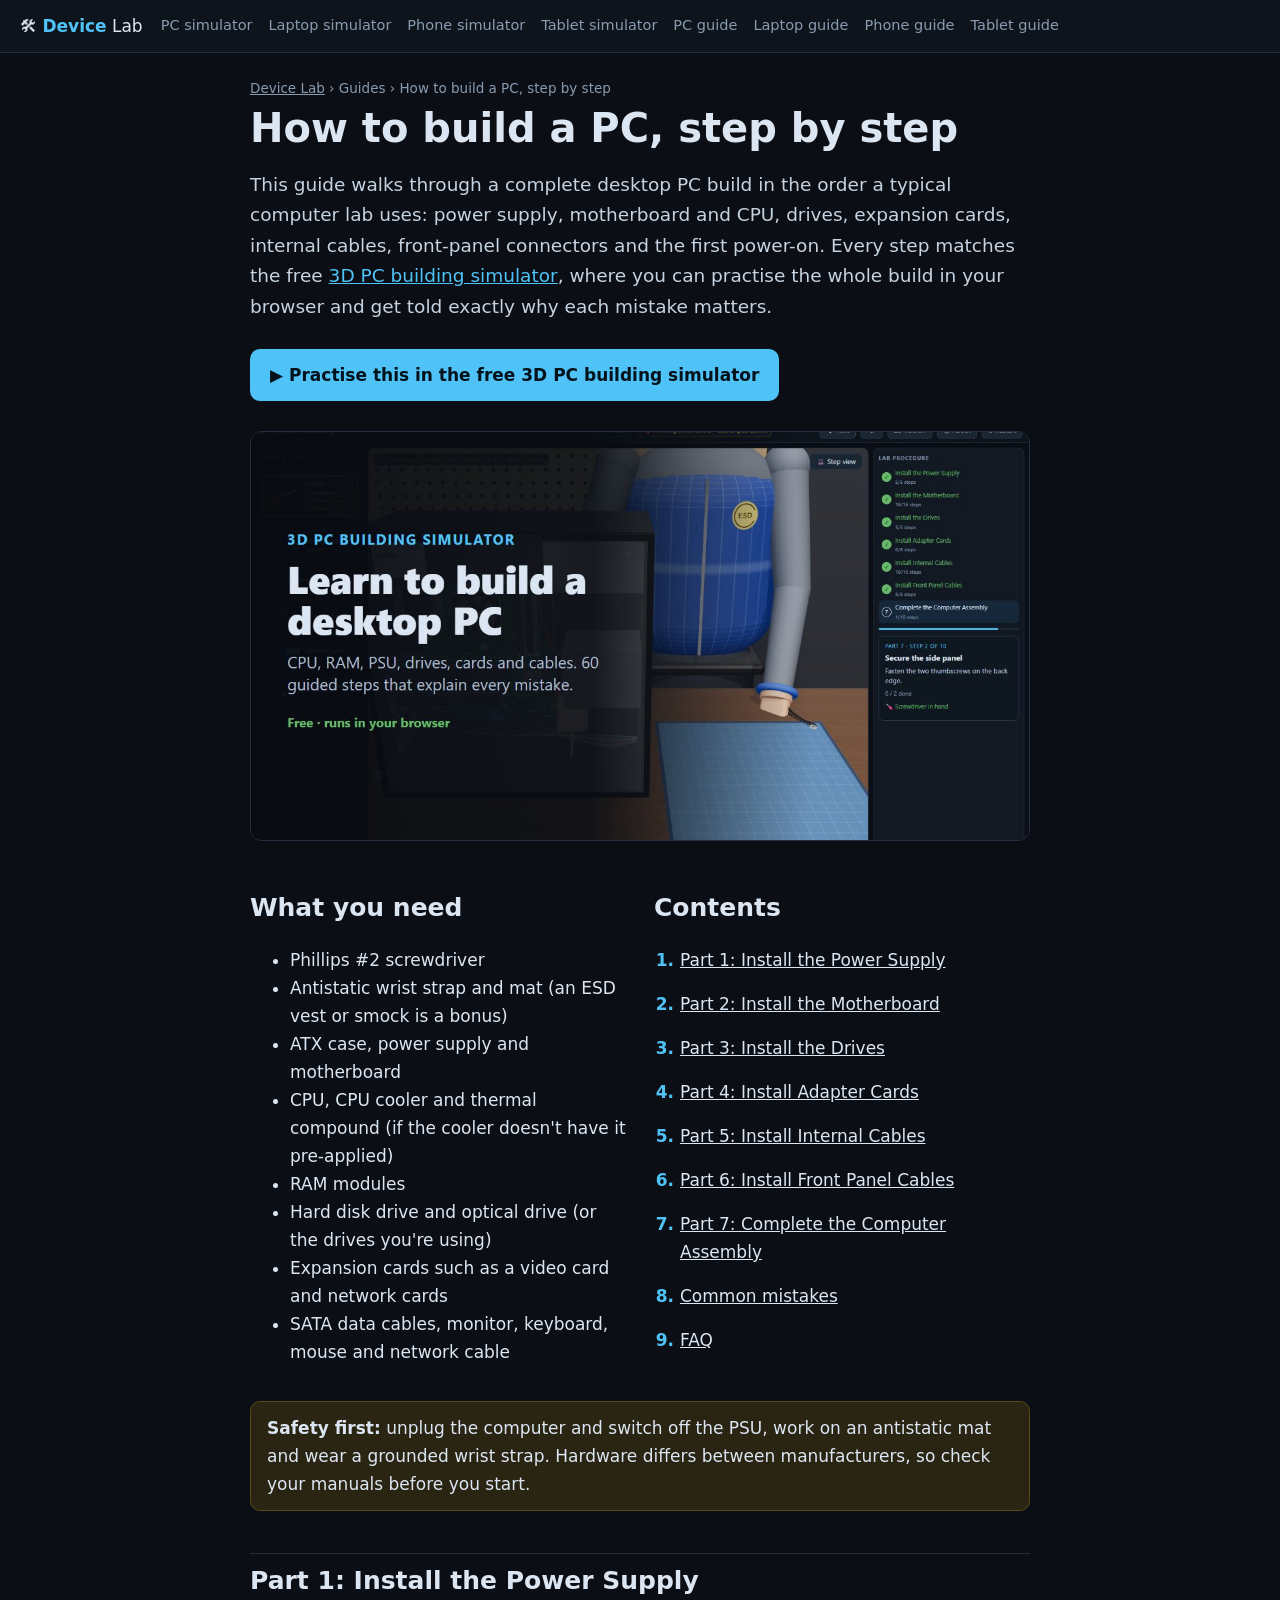
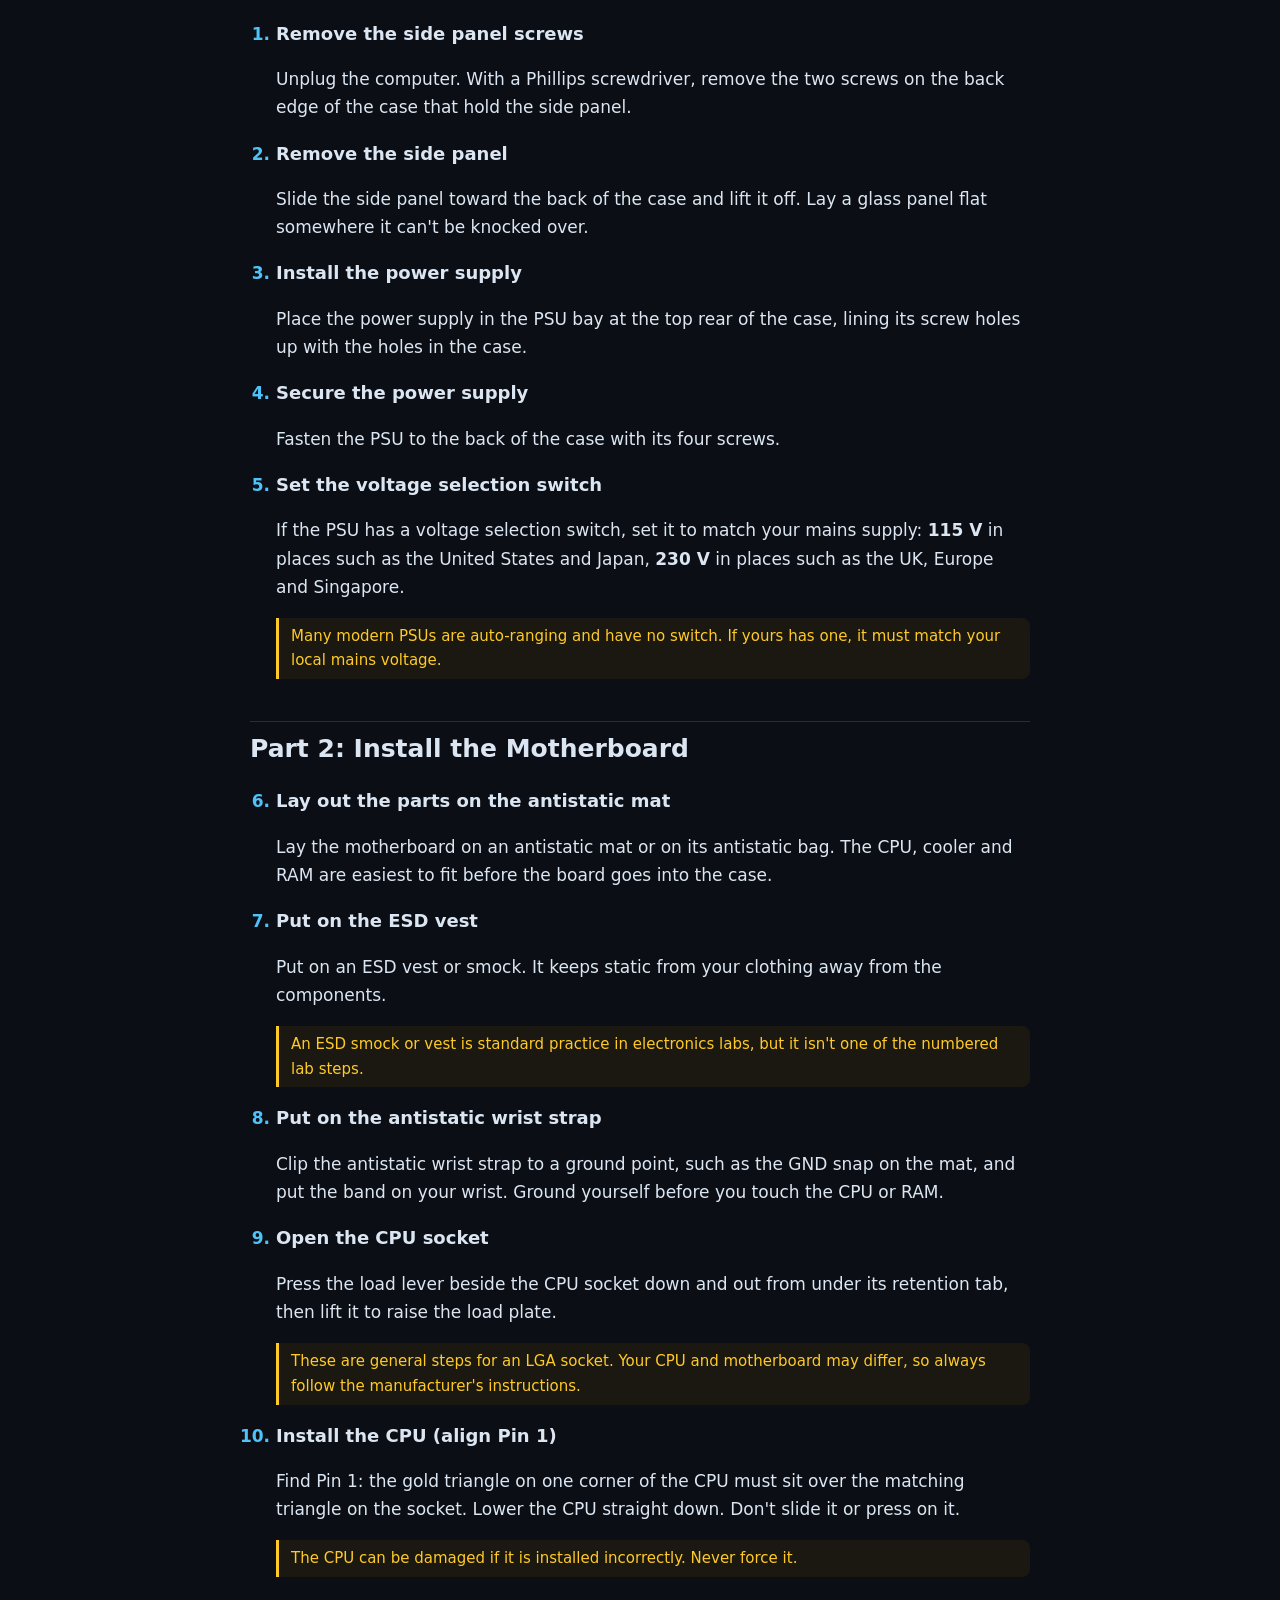
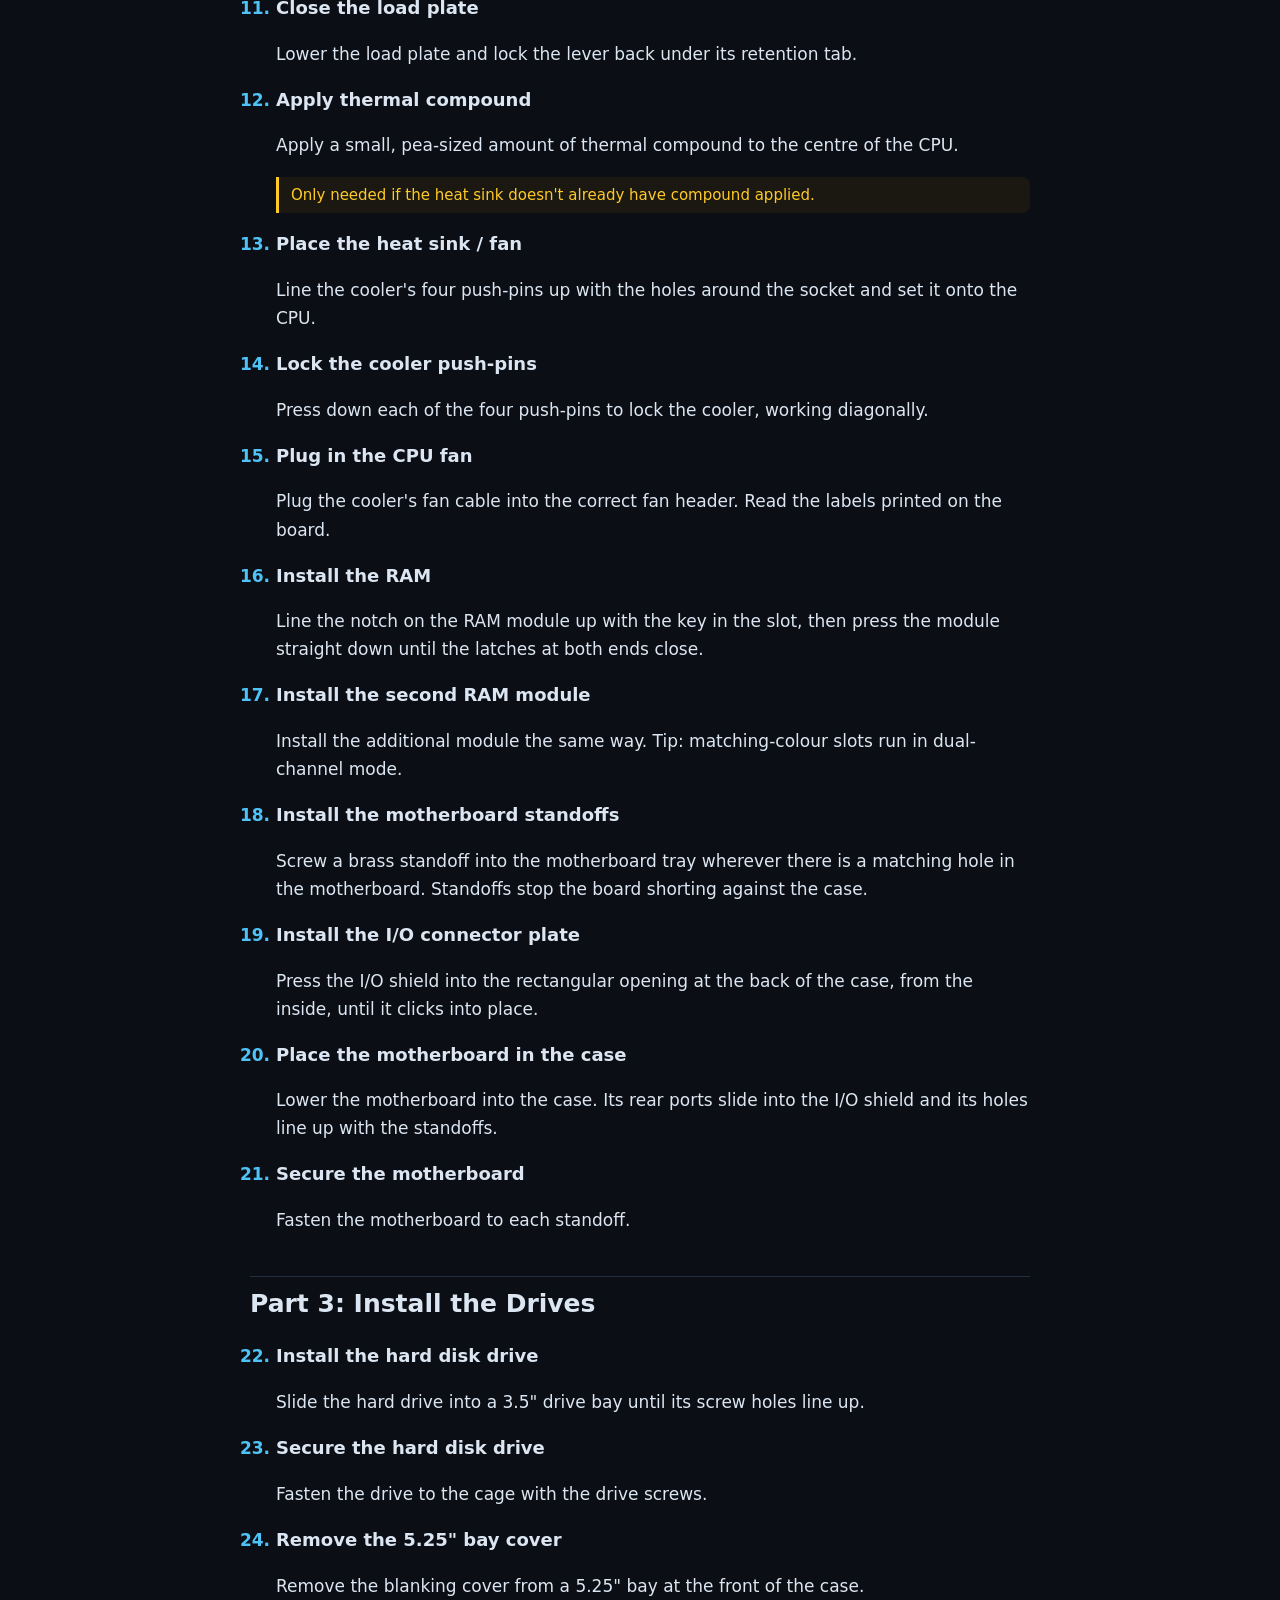
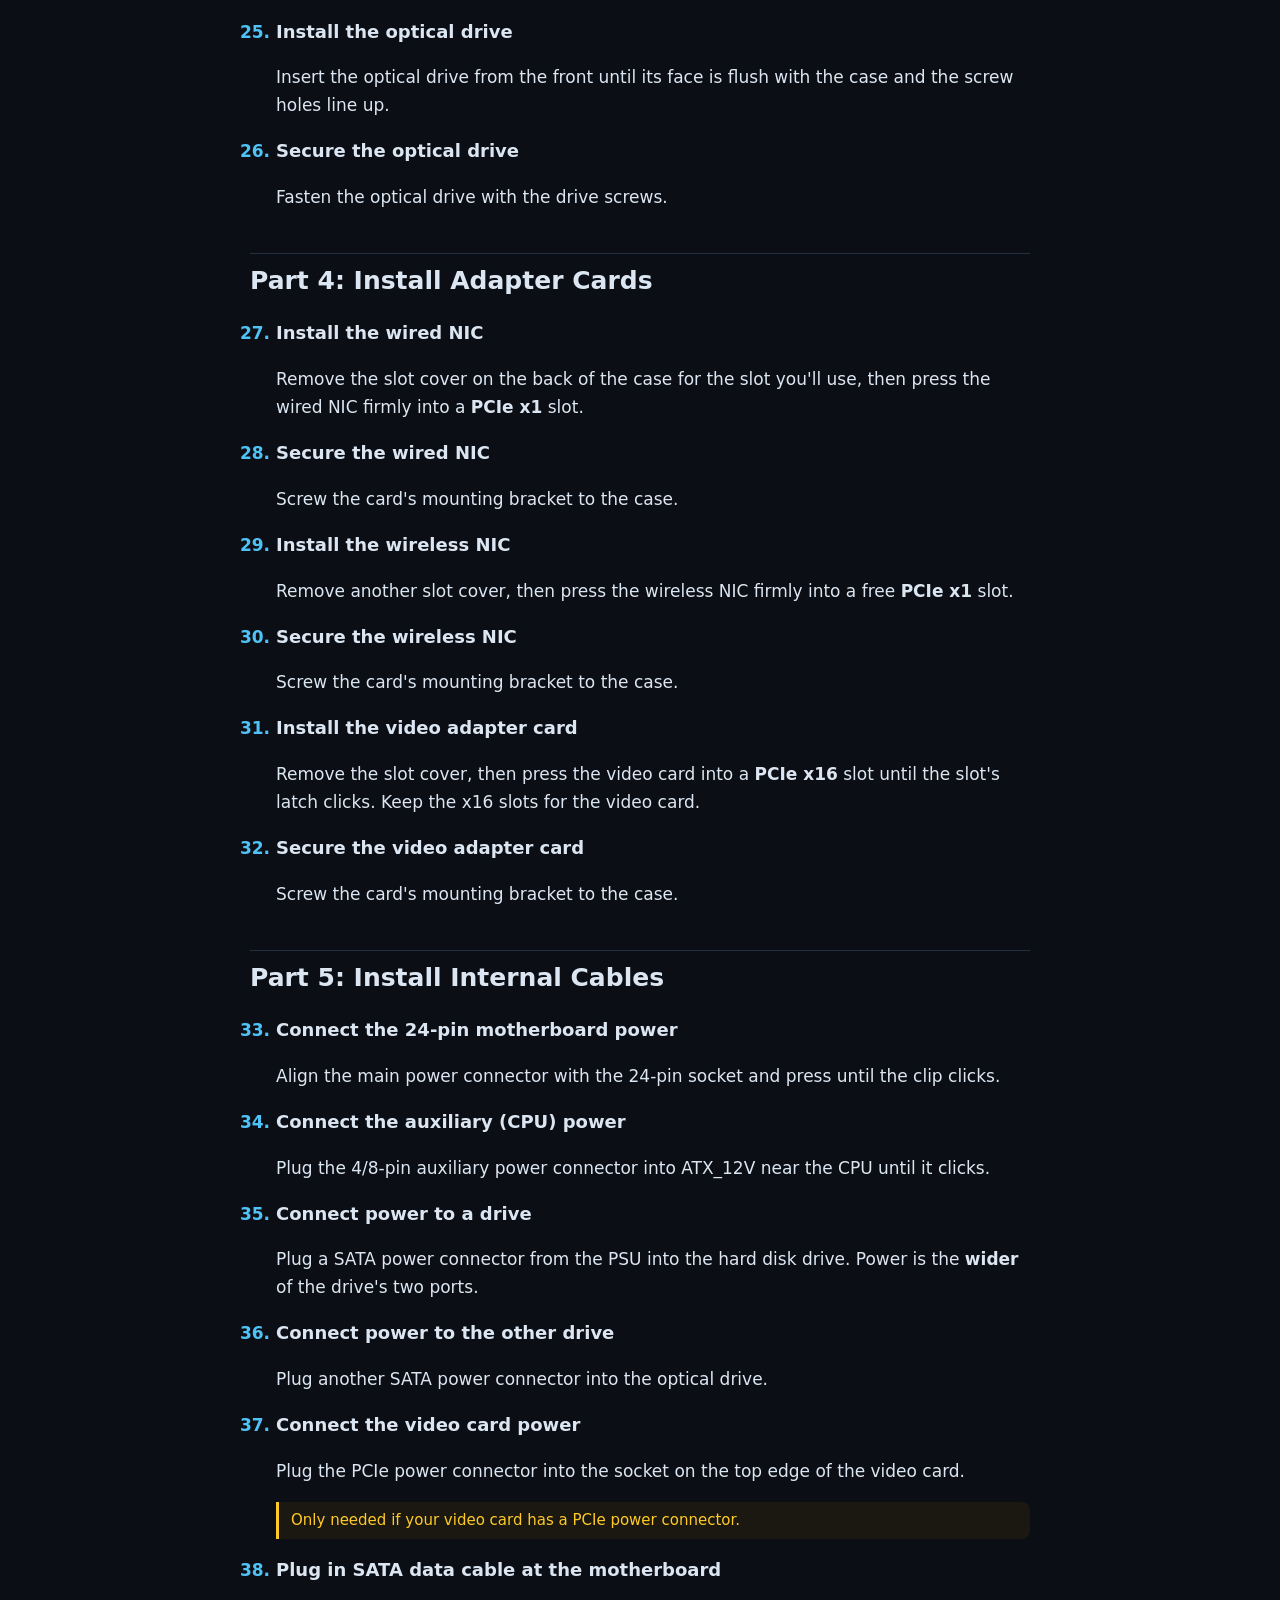
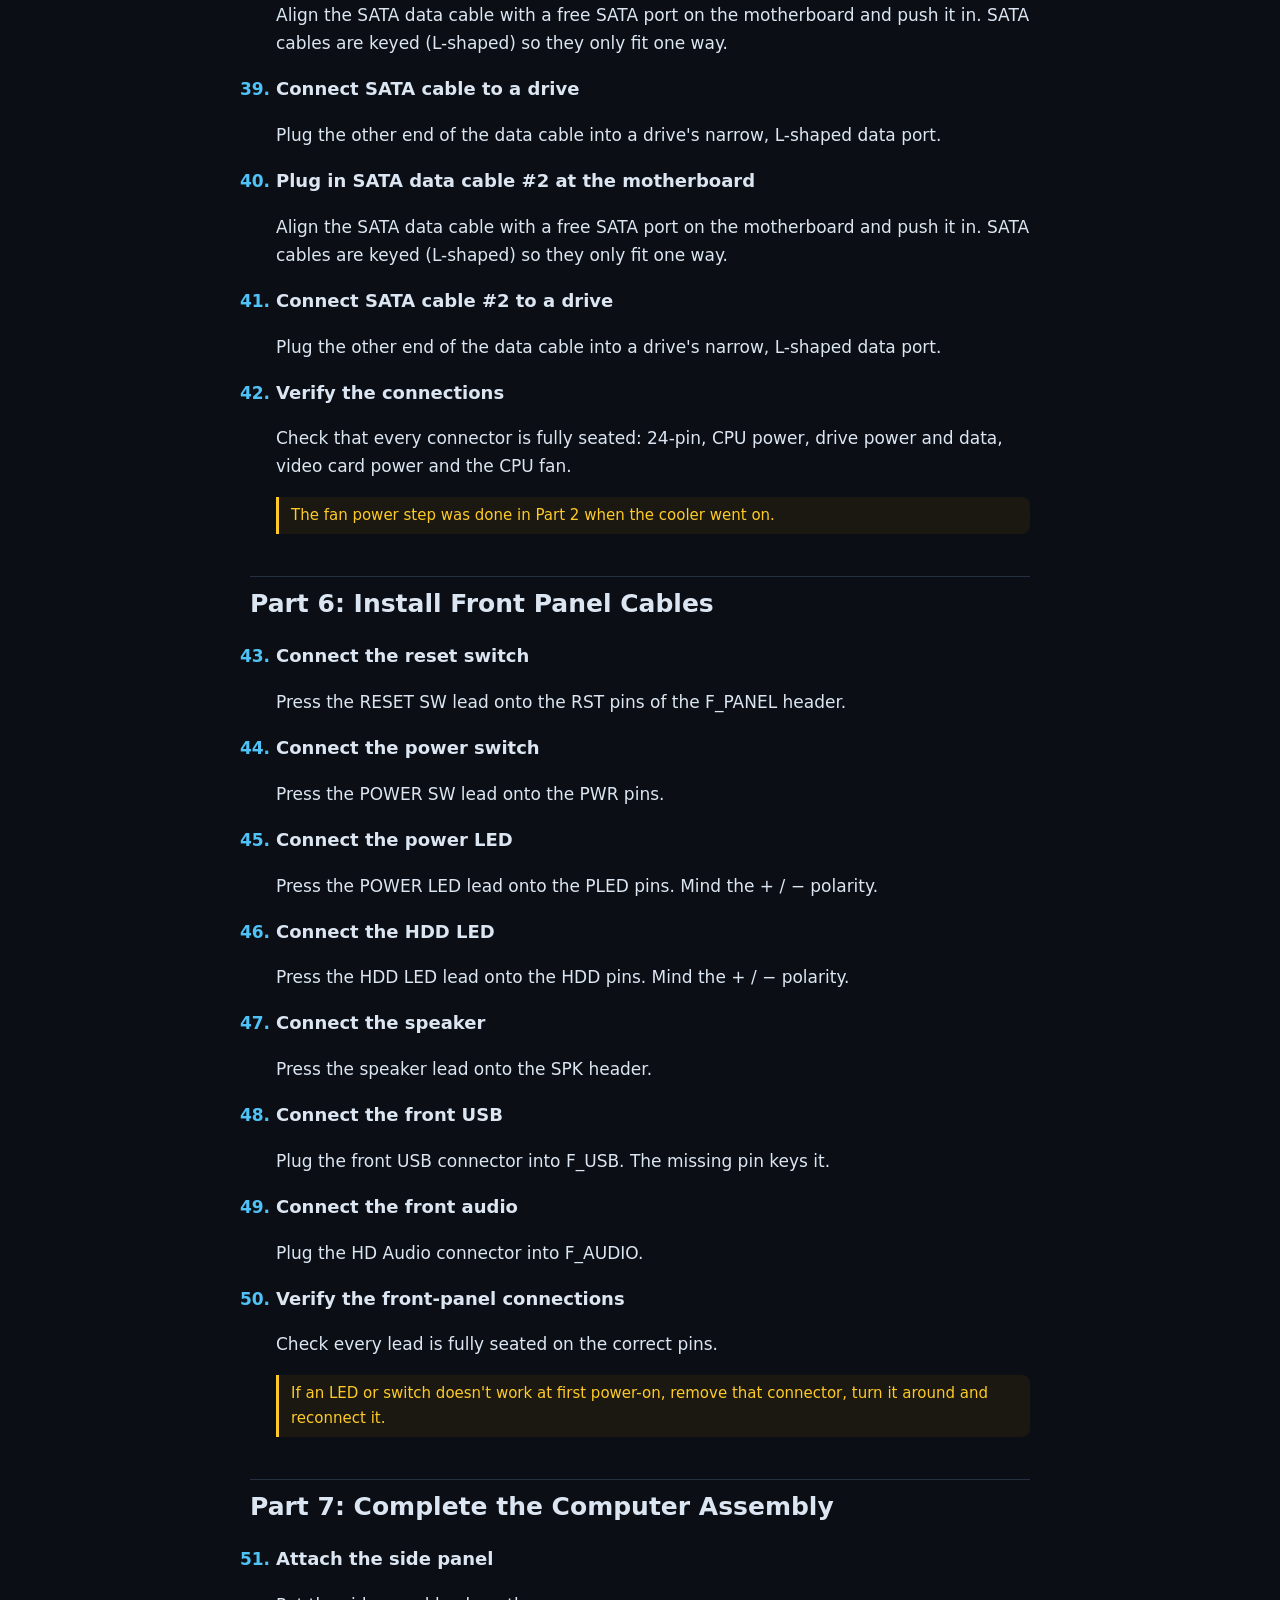
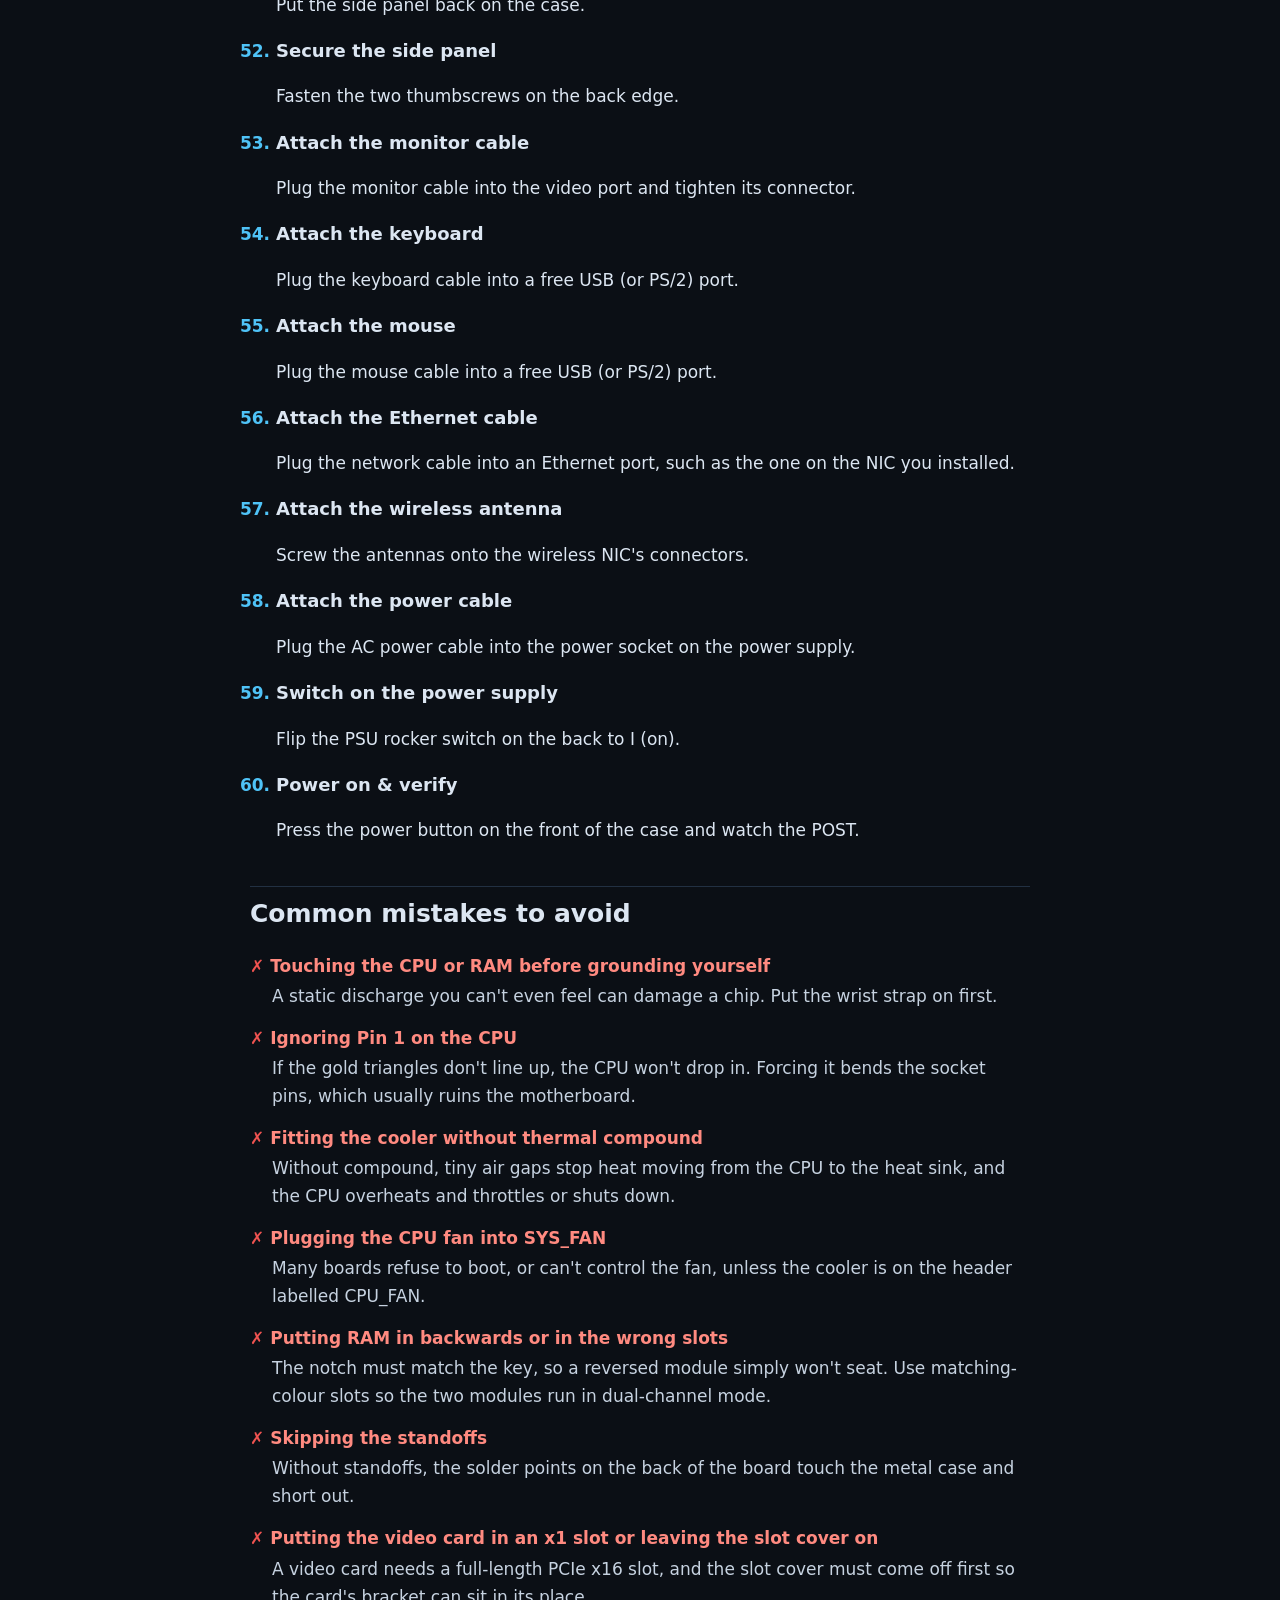
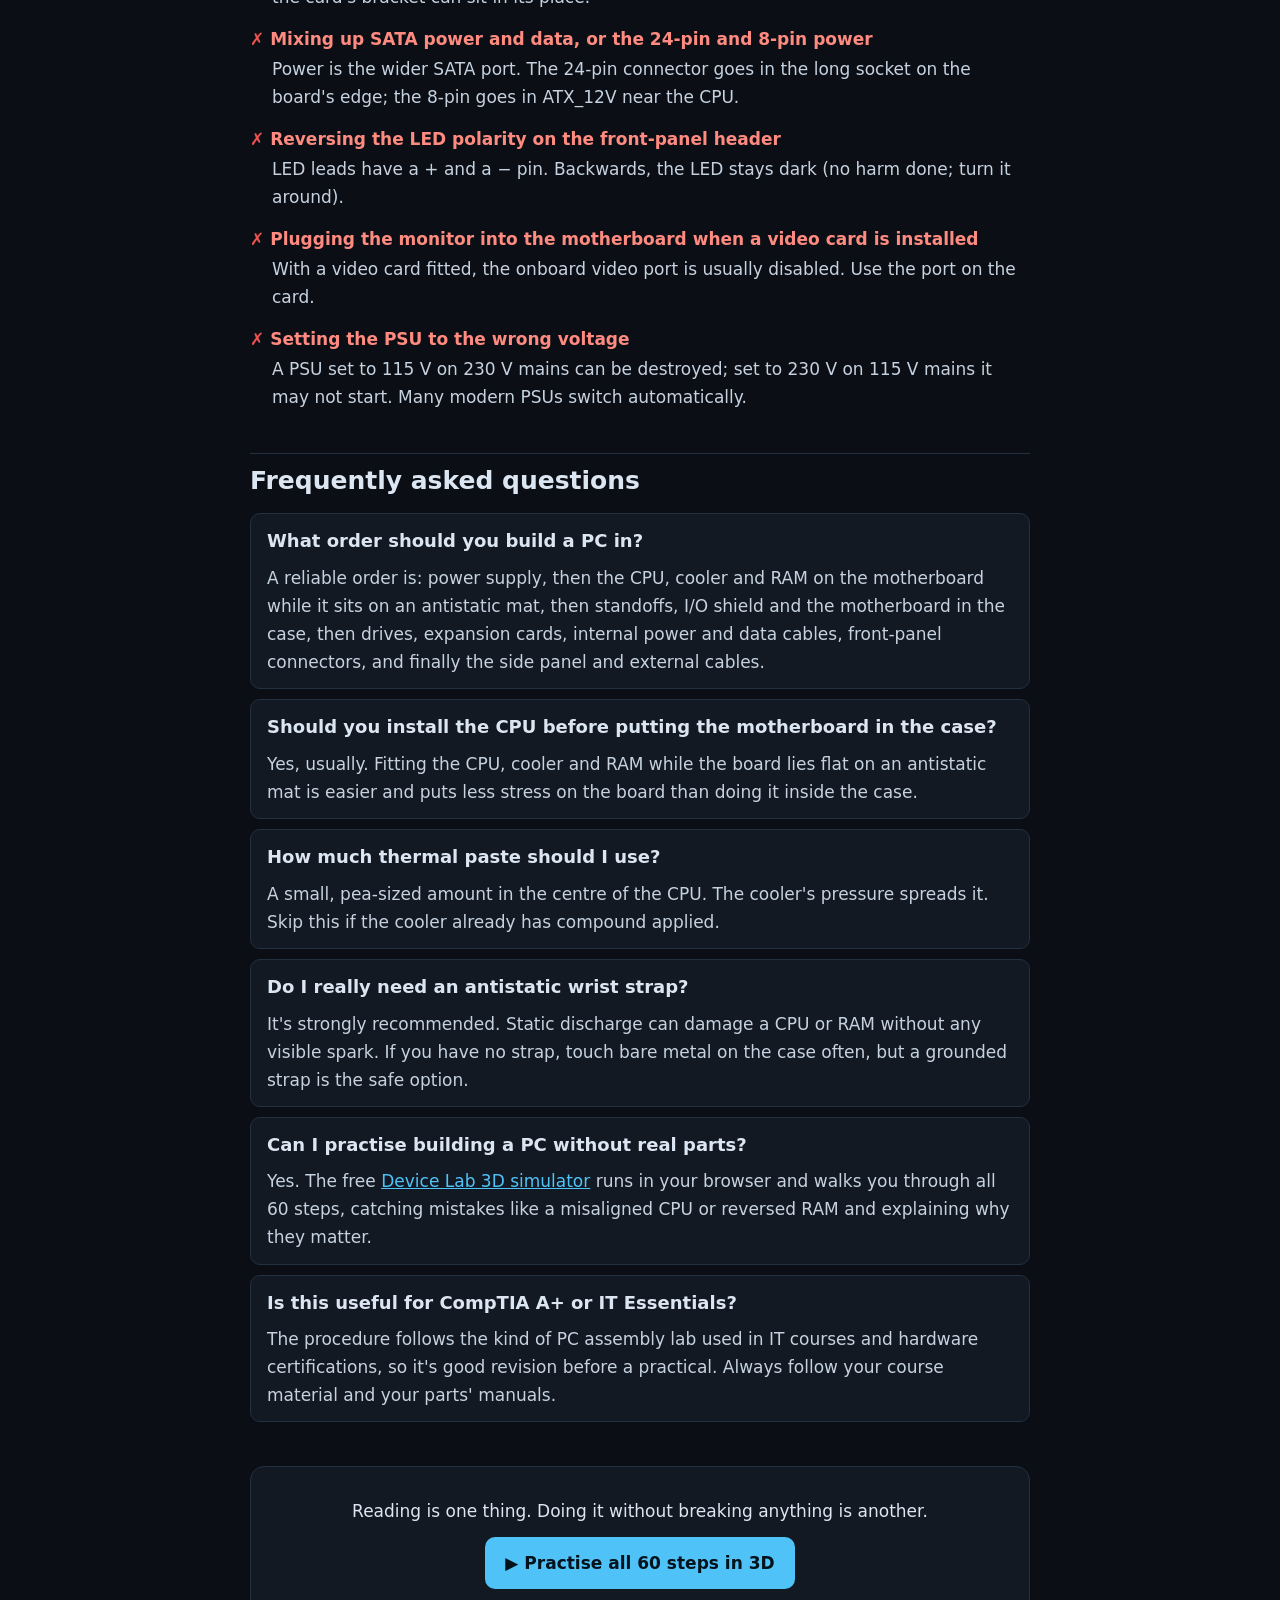
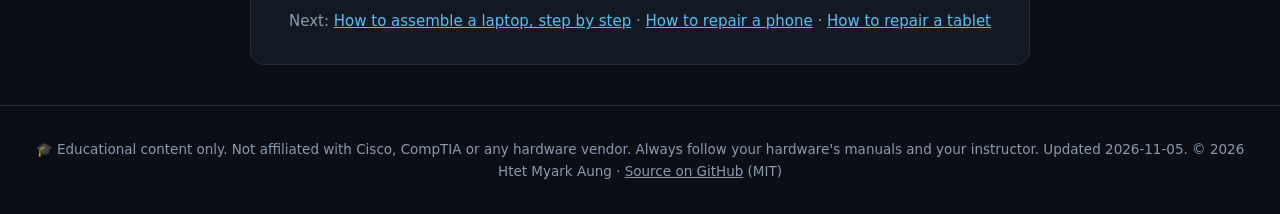
<file: guides/build-a-pc.html>
<!DOCTYPE html>
<html lang="en">
<head>
<meta charset="UTF-8">
<meta name="viewport" content="width=device-width, initial-scale=1">
<title>How to Build a PC Step by Step: 60-Step Guide</title>
<meta name="description" content="A 60-step guide to building a desktop PC: power supply, CPU, cooler, RAM, motherboard, drives, PCIe cards, cables and front-panel headers, with the mistakes to avoid.">
<meta name="author" content="Htet Myark Aung">
<meta name="robots" content="index, follow, max-image-preview:large">
<meta name="theme-color" content="#0b0f15">
<link rel="canonical" href="https://device-lab-3d.vercel.app/guides/build-a-pc.html">
<link rel="icon" href="../favicon.svg" type="image/svg+xml">
<link rel="apple-touch-icon" href="../apple-touch-icon.png">
<meta property="og:type" content="article">
<meta property="og:site_name" content="Device Lab">
<meta property="og:title" content="How to Build a PC Step by Step: 60-Step Guide">
<meta property="og:description" content="A 60-step guide to building a desktop PC: power supply, CPU, cooler, RAM, motherboard, drives, PCIe cards, cables and front-panel headers, with the mistakes to avoid.">
<meta property="og:url" content="https://device-lab-3d.vercel.app/guides/build-a-pc.html">
<meta property="og:image" content="https://device-lab-3d.vercel.app/assets/img/og-desktop.jpg">
<meta property="og:image:width" content="1200">
<meta property="og:image:height" content="630">
<meta name="twitter:card" content="summary_large_image">
<meta name="twitter:title" content="How to Build a PC Step by Step: 60-Step Guide">
<meta name="twitter:description" content="A 60-step guide to building a desktop PC: power supply, CPU, cooler, RAM, motherboard, drives, PCIe cards, cables and front-panel headers, with the mistakes to avoid.">
<meta name="twitter:image" content="https://device-lab-3d.vercel.app/assets/img/og-desktop.jpg">
<link rel="stylesheet" href="../assets/css/guide.css">
<script type="application/ld+json">{"@context":"https://schema.org","@type":"HowTo","name":"How to build a PC, step by step","description":"A 60-step guide to building a desktop PC: power supply, CPU, cooler, RAM, motherboard, drives, PCIe cards, cables and front-panel headers, with the mistakes to avoid.","image":"https://device-lab-3d.vercel.app/assets/img/og-desktop.jpg","totalTime":"PT2H","tool":[{"@type":"HowToTool","name":"Phillips #2 screwdriver"},{"@type":"HowToTool","name":"Antistatic wrist strap and mat (an ESD vest or smock is a bonus)"}],"step":[{"@type":"HowToStep","position":1,"name":"Remove the side panel screws","text":"Unplug the computer. With a Phillips screwdriver, remove the two screws on the back edge of the case that hold the side panel.","url":"https://device-lab-3d.vercel.app/guides/build-a-pc.html#step-1"},{"@type":"HowToStep","position":2,"name":"Remove the side panel","text":"Slide the side panel toward the back of the case and lift it off. Lay a glass panel flat somewhere it can't be knocked over.","url":"https://device-lab-3d.vercel.app/guides/build-a-pc.html#step-2"},{"@type":"HowToStep","position":3,"name":"Install the power supply","text":"Place the power supply in the PSU bay at the top rear of the case, lining its screw holes up with the holes in the case.","url":"https://device-lab-3d.vercel.app/guides/build-a-pc.html#step-3"},{"@type":"HowToStep","position":4,"name":"Secure the power supply","text":"Fasten the PSU to the back of the case with its four screws.","url":"https://device-lab-3d.vercel.app/guides/build-a-pc.html#step-4"},{"@type":"HowToStep","position":5,"name":"Set the voltage selection switch","text":"If the PSU has a voltage selection switch, set it to match your mains supply: 115 V in places such as the United States and Japan, 230 V in places such as the UK, Europe and Singapore.","url":"https://device-lab-3d.vercel.app/guides/build-a-pc.html#step-5"},{"@type":"HowToStep","position":6,"name":"Lay out the parts on the antistatic mat","text":"Lay the motherboard on an antistatic mat or on its antistatic bag. The CPU, cooler and RAM are easiest to fit before the board goes into the case.","url":"https://device-lab-3d.vercel.app/guides/build-a-pc.html#step-6"},{"@type":"HowToStep","position":7,"name":"Put on the ESD vest","text":"Put on an ESD vest or smock. It keeps static from your clothing away from the components.","url":"https://device-lab-3d.vercel.app/guides/build-a-pc.html#step-7"},{"@type":"HowToStep","position":8,"name":"Put on the antistatic wrist strap","text":"Clip the antistatic wrist strap to a ground point, such as the GND snap on the mat, and put the band on your wrist. Ground yourself before you touch the CPU or RAM.","url":"https://device-lab-3d.vercel.app/guides/build-a-pc.html#step-8"},{"@type":"HowToStep","position":9,"name":"Open the CPU socket","text":"Press the load lever beside the CPU socket down and out from under its retention tab, then lift it to raise the load plate.","url":"https://device-lab-3d.vercel.app/guides/build-a-pc.html#step-9"},{"@type":"HowToStep","position":10,"name":"Install the CPU (align Pin 1)","text":"Find Pin 1: the gold triangle on one corner of the CPU must sit over the matching triangle on the socket. Lower the CPU straight down. Don't slide it or press on it.","url":"https://device-lab-3d.vercel.app/guides/build-a-pc.html#step-10"},{"@type":"HowToStep","position":11,"name":"Close the load plate","text":"Lower the load plate and lock the lever back under its retention tab.","url":"https://device-lab-3d.vercel.app/guides/build-a-pc.html#step-11"},{"@type":"HowToStep","position":12,"name":"Apply thermal compound","text":"Apply a small, pea-sized amount of thermal compound to the centre of the CPU.","url":"https://device-lab-3d.vercel.app/guides/build-a-pc.html#step-12"},{"@type":"HowToStep","position":13,"name":"Place the heat sink / fan","text":"Line the cooler's four push-pins up with the holes around the socket and set it onto the CPU.","url":"https://device-lab-3d.vercel.app/guides/build-a-pc.html#step-13"},{"@type":"HowToStep","position":14,"name":"Lock the cooler push-pins","text":"Press down each of the four push-pins to lock the cooler, working diagonally.","url":"https://device-lab-3d.vercel.app/guides/build-a-pc.html#step-14"},{"@type":"HowToStep","position":15,"name":"Plug in the CPU fan","text":"Plug the cooler's fan cable into the correct fan header. Read the labels printed on the board.","url":"https://device-lab-3d.vercel.app/guides/build-a-pc.html#step-15"},{"@type":"HowToStep","position":16,"name":"Install the RAM","text":"Line the notch on the RAM module up with the key in the slot, then press the module straight down until the latches at both ends close.","url":"https://device-lab-3d.vercel.app/guides/build-a-pc.html#step-16"},{"@type":"HowToStep","position":17,"name":"Install the second RAM module","text":"Install the additional module the same way. Tip: matching-colour slots run in dual-channel mode.","url":"https://device-lab-3d.vercel.app/guides/build-a-pc.html#step-17"},{"@type":"HowToStep","position":18,"name":"Install the motherboard standoffs","text":"Screw a brass standoff into the motherboard tray wherever there is a matching hole in the motherboard. Standoffs stop the board shorting against the case.","url":"https://device-lab-3d.vercel.app/guides/build-a-pc.html#step-18"},{"@type":"HowToStep","position":19,"name":"Install the I/O connector plate","text":"Press the I/O shield into the rectangular opening at the back of the case, from the inside, until it clicks into place.","url":"https://device-lab-3d.vercel.app/guides/build-a-pc.html#step-19"},{"@type":"HowToStep","position":20,"name":"Place the motherboard in the case","text":"Lower the motherboard into the case. Its rear ports slide into the I/O shield and its holes line up with the standoffs.","url":"https://device-lab-3d.vercel.app/guides/build-a-pc.html#step-20"},{"@type":"HowToStep","position":21,"name":"Secure the motherboard","text":"Fasten the motherboard to each standoff.","url":"https://device-lab-3d.vercel.app/guides/build-a-pc.html#step-21"},{"@type":"HowToStep","position":22,"name":"Install the hard disk drive","text":"Slide the hard drive into a 3.5\" drive bay until its screw holes line up.","url":"https://device-lab-3d.vercel.app/guides/build-a-pc.html#step-22"},{"@type":"HowToStep","position":23,"name":"Secure the hard disk drive","text":"Fasten the drive to the cage with the drive screws.","url":"https://device-lab-3d.vercel.app/guides/build-a-pc.html#step-23"},{"@type":"HowToStep","position":24,"name":"Remove the 5.25\" bay cover","text":"Remove the blanking cover from a 5.25\" bay at the front of the case.","url":"https://device-lab-3d.vercel.app/guides/build-a-pc.html#step-24"},{"@type":"HowToStep","position":25,"name":"Install the optical drive","text":"Insert the optical drive from the front until its face is flush with the case and the screw holes line up.","url":"https://device-lab-3d.vercel.app/guides/build-a-pc.html#step-25"},{"@type":"HowToStep","position":26,"name":"Secure the optical drive","text":"Fasten the optical drive with the drive screws.","url":"https://device-lab-3d.vercel.app/guides/build-a-pc.html#step-26"},{"@type":"HowToStep","position":27,"name":"Install the wired NIC","text":"Remove the slot cover on the back of the case for the slot you'll use, then press the wired NIC firmly into a PCIe x1 slot.","url":"https://device-lab-3d.vercel.app/guides/build-a-pc.html#step-27"},{"@type":"HowToStep","position":28,"name":"Secure the wired NIC","text":"Screw the card's mounting bracket to the case.","url":"https://device-lab-3d.vercel.app/guides/build-a-pc.html#step-28"},{"@type":"HowToStep","position":29,"name":"Install the wireless NIC","text":"Remove another slot cover, then press the wireless NIC firmly into a free PCIe x1 slot.","url":"https://device-lab-3d.vercel.app/guides/build-a-pc.html#step-29"},{"@type":"HowToStep","position":30,"name":"Secure the wireless NIC","text":"Screw the card's mounting bracket to the case.","url":"https://device-lab-3d.vercel.app/guides/build-a-pc.html#step-30"},{"@type":"HowToStep","position":31,"name":"Install the video adapter card","text":"Remove the slot cover, then press the video card into a PCIe x16 slot until the slot's latch clicks. Keep the x16 slots for the video card.","url":"https://device-lab-3d.vercel.app/guides/build-a-pc.html#step-31"},{"@type":"HowToStep","position":32,"name":"Secure the video adapter card","text":"Screw the card's mounting bracket to the case.","url":"https://device-lab-3d.vercel.app/guides/build-a-pc.html#step-32"},{"@type":"HowToStep","position":33,"name":"Connect the 24-pin motherboard power","text":"Align the main power connector with the 24-pin socket and press until the clip clicks.","url":"https://device-lab-3d.vercel.app/guides/build-a-pc.html#step-33"},{"@type":"HowToStep","position":34,"name":"Connect the auxiliary (CPU) power","text":"Plug the 4/8-pin auxiliary power connector into ATX_12V near the CPU until it clicks.","url":"https://device-lab-3d.vercel.app/guides/build-a-pc.html#step-34"},{"@type":"HowToStep","position":35,"name":"Connect power to a drive","text":"Plug a SATA power connector from the PSU into the hard disk drive. Power is the wider of the drive's two ports.","url":"https://device-lab-3d.vercel.app/guides/build-a-pc.html#step-35"},{"@type":"HowToStep","position":36,"name":"Connect power to the other drive","text":"Plug another SATA power connector into the optical drive.","url":"https://device-lab-3d.vercel.app/guides/build-a-pc.html#step-36"},{"@type":"HowToStep","position":37,"name":"Connect the video card power","text":"Plug the PCIe power connector into the socket on the top edge of the video card.","url":"https://device-lab-3d.vercel.app/guides/build-a-pc.html#step-37"},{"@type":"HowToStep","position":38,"name":"Plug in SATA data cable at the motherboard","text":"Align the SATA data cable with a free SATA port on the motherboard and push it in. SATA cables are keyed (L-shaped) so they only fit one way.","url":"https://device-lab-3d.vercel.app/guides/build-a-pc.html#step-38"},{"@type":"HowToStep","position":39,"name":"Connect SATA cable to a drive","text":"Plug the other end of the data cable into a drive's narrow, L-shaped data port.","url":"https://device-lab-3d.vercel.app/guides/build-a-pc.html#step-39"},{"@type":"HowToStep","position":40,"name":"Plug in SATA data cable #2 at the motherboard","text":"Align the SATA data cable with a free SATA port on the motherboard and push it in. SATA cables are keyed (L-shaped) so they only fit one way.","url":"https://device-lab-3d.vercel.app/guides/build-a-pc.html#step-40"},{"@type":"HowToStep","position":41,"name":"Connect SATA cable #2 to a drive","text":"Plug the other end of the data cable into a drive's narrow, L-shaped data port.","url":"https://device-lab-3d.vercel.app/guides/build-a-pc.html#step-41"},{"@type":"HowToStep","position":42,"name":"Verify the connections","text":"Check that every connector is fully seated: 24-pin, CPU power, drive power and data, video card power and the CPU fan.","url":"https://device-lab-3d.vercel.app/guides/build-a-pc.html#step-42"},{"@type":"HowToStep","position":43,"name":"Connect the reset switch","text":"Press the RESET SW lead onto the RST pins of the F_PANEL header.","url":"https://device-lab-3d.vercel.app/guides/build-a-pc.html#step-43"},{"@type":"HowToStep","position":44,"name":"Connect the power switch","text":"Press the POWER SW lead onto the PWR pins.","url":"https://device-lab-3d.vercel.app/guides/build-a-pc.html#step-44"},{"@type":"HowToStep","position":45,"name":"Connect the power LED","text":"Press the POWER LED lead onto the PLED pins. Mind the + / − polarity.","url":"https://device-lab-3d.vercel.app/guides/build-a-pc.html#step-45"},{"@type":"HowToStep","position":46,"name":"Connect the HDD LED","text":"Press the HDD LED lead onto the HDD pins. Mind the + / − polarity.","url":"https://device-lab-3d.vercel.app/guides/build-a-pc.html#step-46"},{"@type":"HowToStep","position":47,"name":"Connect the speaker","text":"Press the speaker lead onto the SPK header.","url":"https://device-lab-3d.vercel.app/guides/build-a-pc.html#step-47"},{"@type":"HowToStep","position":48,"name":"Connect the front USB","text":"Plug the front USB connector into F_USB. The missing pin keys it.","url":"https://device-lab-3d.vercel.app/guides/build-a-pc.html#step-48"},{"@type":"HowToStep","position":49,"name":"Connect the front audio","text":"Plug the HD Audio connector into F_AUDIO.","url":"https://device-lab-3d.vercel.app/guides/build-a-pc.html#step-49"},{"@type":"HowToStep","position":50,"name":"Verify the front-panel connections","text":"Check every lead is fully seated on the correct pins.","url":"https://device-lab-3d.vercel.app/guides/build-a-pc.html#step-50"},{"@type":"HowToStep","position":51,"name":"Attach the side panel","text":"Put the side panel back on the case.","url":"https://device-lab-3d.vercel.app/guides/build-a-pc.html#step-51"},{"@type":"HowToStep","position":52,"name":"Secure the side panel","text":"Fasten the two thumbscrews on the back edge.","url":"https://device-lab-3d.vercel.app/guides/build-a-pc.html#step-52"},{"@type":"HowToStep","position":53,"name":"Attach the monitor cable","text":"Plug the monitor cable into the video port and tighten its connector.","url":"https://device-lab-3d.vercel.app/guides/build-a-pc.html#step-53"},{"@type":"HowToStep","position":54,"name":"Attach the keyboard","text":"Plug the keyboard cable into a free USB (or PS/2) port.","url":"https://device-lab-3d.vercel.app/guides/build-a-pc.html#step-54"},{"@type":"HowToStep","position":55,"name":"Attach the mouse","text":"Plug the mouse cable into a free USB (or PS/2) port.","url":"https://device-lab-3d.vercel.app/guides/build-a-pc.html#step-55"},{"@type":"HowToStep","position":56,"name":"Attach the Ethernet cable","text":"Plug the network cable into an Ethernet port, such as the one on the NIC you installed.","url":"https://device-lab-3d.vercel.app/guides/build-a-pc.html#step-56"},{"@type":"HowToStep","position":57,"name":"Attach the wireless antenna","text":"Screw the antennas onto the wireless NIC's connectors.","url":"https://device-lab-3d.vercel.app/guides/build-a-pc.html#step-57"},{"@type":"HowToStep","position":58,"name":"Attach the power cable","text":"Plug the AC power cable into the power socket on the power supply.","url":"https://device-lab-3d.vercel.app/guides/build-a-pc.html#step-58"},{"@type":"HowToStep","position":59,"name":"Switch on the power supply","text":"Flip the PSU rocker switch on the back to I (on).","url":"https://device-lab-3d.vercel.app/guides/build-a-pc.html#step-59"},{"@type":"HowToStep","position":60,"name":"Power on & verify","text":"Press the power button on the front of the case and watch the POST.","url":"https://device-lab-3d.vercel.app/guides/build-a-pc.html#step-60"}]}</script>
<script type="application/ld+json">{"@context":"https://schema.org","@type":"FAQPage","mainEntity":[{"@type":"Question","name":"What order should you build a PC in?","acceptedAnswer":{"@type":"Answer","text":"A reliable order is: power supply, then the CPU, cooler and RAM on the motherboard while it sits on an antistatic mat, then standoffs, I/O shield and the motherboard in the case, then drives, expansion cards, internal power and data cables, front-panel connectors, and finally the side panel and external cables."}},{"@type":"Question","name":"Should you install the CPU before putting the motherboard in the case?","acceptedAnswer":{"@type":"Answer","text":"Yes, usually. Fitting the CPU, cooler and RAM while the board lies flat on an antistatic mat is easier and puts less stress on the board than doing it inside the case."}},{"@type":"Question","name":"How much thermal paste should I use?","acceptedAnswer":{"@type":"Answer","text":"A small, pea-sized amount in the centre of the CPU. The cooler's pressure spreads it. Skip this if the cooler already has compound applied."}},{"@type":"Question","name":"Do I really need an antistatic wrist strap?","acceptedAnswer":{"@type":"Answer","text":"It's strongly recommended. Static discharge can damage a CPU or RAM without any visible spark. If you have no strap, touch bare metal on the case often, but a grounded strap is the safe option."}},{"@type":"Question","name":"Can I practise building a PC without real parts?","acceptedAnswer":{"@type":"Answer","text":"Yes. The free Device Lab 3D simulator runs in your browser and walks you through all 60 steps, catching mistakes like a misaligned CPU or reversed RAM and explaining why they matter."}},{"@type":"Question","name":"Is this useful for CompTIA A+ or IT Essentials?","acceptedAnswer":{"@type":"Answer","text":"The procedure follows the kind of PC assembly lab used in IT courses and hardware certifications, so it's good revision before a practical. Always follow your course material and your parts' manuals."}}]}</script>
<script type="application/ld+json">{"@context":"https://schema.org","@type":"BreadcrumbList","itemListElement":[{"@type":"ListItem","position":1,"name":"Device Lab","item":"https://device-lab-3d.vercel.app/"},{"@type":"ListItem","position":2,"name":"How to build a PC, step by step","item":"https://device-lab-3d.vercel.app/guides/build-a-pc.html"}]}</script>
</head>
<body>
<header class="top"><a class="brand" href="../index.html">🛠 <b>Device</b> Lab</a><nav><a href="../index.html">PC simulator</a><a href="../laptop.html">Laptop simulator</a><a href="../phone.html">Phone simulator</a><a href="../tablet.html">Tablet simulator</a><a href="build-a-pc.html">PC guide</a><a href="assemble-a-laptop.html">Laptop guide</a><a href="repair-a-phone.html">Phone guide</a><a href="repair-a-tablet.html">Tablet guide</a></nav></header>
<main class="guide">
<nav class="crumbs"><a href="../index.html">Device Lab</a> › Guides › How to build a PC, step by step</nav>
<h1>How to build a PC, step by step</h1>
<p class="lede">This guide walks through a complete desktop PC build in the order a typical computer lab uses: power supply, motherboard and CPU, drives, expansion cards, internal cables, front-panel connectors and the first power-on. Every step matches the free <a href="../index.html">3D PC building simulator</a>, where you can practise the whole build in your browser and get told exactly why each mistake matters.</p>
<a class="cta" href="../index.html">▶ Practise this in the free 3D PC building simulator</a>
<figure><img src="../assets/img/og-desktop.jpg" width="1200" height="630" alt="3D PC building simulator showing the PC build on the workbench" loading="lazy"></figure>
<div class="cols">
<section><h2>What you need</h2><ul><li>Phillips #2 screwdriver</li><li>Antistatic wrist strap and mat (an ESD vest or smock is a bonus)</li><li>ATX case, power supply and motherboard</li><li>CPU, CPU cooler and thermal compound (if the cooler doesn't have it pre-applied)</li><li>RAM modules</li><li>Hard disk drive and optical drive (or the drives you're using)</li><li>Expansion cards such as a video card and network cards</li><li>SATA data cables, monitor, keyboard, mouse and network cable</li></ul></section>
<section><h2>Contents</h2><ol class="toc"><li><a href="#part-1">Part 1: Install the Power Supply</a></li><li><a href="#part-2">Part 2: Install the Motherboard</a></li><li><a href="#part-3">Part 3: Install the Drives</a></li><li><a href="#part-4">Part 4: Install Adapter Cards</a></li><li><a href="#part-5">Part 5: Install Internal Cables</a></li><li><a href="#part-6">Part 6: Install Front Panel Cables</a></li><li><a href="#part-7">Part 7: Complete the Computer Assembly</a></li><li><a href="#mistakes">Common mistakes</a></li><li><a href="#faq">FAQ</a></li></ol></section>
</div>
<div class="safety"><b>Safety first:</b> unplug the computer and switch off the PSU, work on an antistatic mat and wear a grounded wrist strap. Hardware differs between manufacturers, so check your manuals before you start.</div>
<section id="part-1"><h2>Part 1: Install the Power Supply</h2><ol start="1"><li id="step-1"><h3>Remove the side panel screws</h3><p>Unplug the computer. With a Phillips screwdriver, remove the two screws on the back edge of the case that hold the side panel.</p></li><li id="step-2"><h3>Remove the side panel</h3><p>Slide the side panel toward the back of the case and lift it off. Lay a glass panel flat somewhere it can't be knocked over.</p></li><li id="step-3"><h3>Install the power supply</h3><p>Place the power supply in the PSU bay at the top rear of the case, lining its screw holes up with the holes in the case.</p></li><li id="step-4"><h3>Secure the power supply</h3><p>Fasten the PSU to the back of the case with its four screws.</p></li><li id="step-5"><h3>Set the voltage selection switch</h3><p>If the PSU has a voltage selection switch, set it to match your mains supply: <b>115 V</b> in places such as the United States and Japan, <b>230 V</b> in places such as the UK, Europe and Singapore.</p><p class="note">Many modern PSUs are auto-ranging and have no switch. If yours has one, it must match your local mains voltage.</p></li></ol></section>
<section id="part-2"><h2>Part 2: Install the Motherboard</h2><ol start="6"><li id="step-6"><h3>Lay out the parts on the antistatic mat</h3><p>Lay the motherboard on an antistatic mat or on its antistatic bag. The CPU, cooler and RAM are easiest to fit before the board goes into the case.</p></li><li id="step-7"><h3>Put on the ESD vest</h3><p>Put on an ESD vest or smock. It keeps static from your clothing away from the components.</p><p class="note">An ESD smock or vest is standard practice in electronics labs, but it isn't one of the numbered lab steps.</p></li><li id="step-8"><h3>Put on the antistatic wrist strap</h3><p>Clip the antistatic wrist strap to a ground point, such as the GND snap on the mat, and put the band on your wrist. Ground yourself before you touch the CPU or RAM.</p></li><li id="step-9"><h3>Open the CPU socket</h3><p>Press the load lever beside the CPU socket down and out from under its retention tab, then lift it to raise the load plate.</p><p class="note">These are general steps for an LGA socket. Your CPU and motherboard may differ, so always follow the manufacturer's instructions.</p></li><li id="step-10"><h3>Install the CPU (align Pin 1)</h3><p>Find Pin 1: the gold triangle on one corner of the CPU must sit over the matching triangle on the socket. Lower the CPU straight down. Don't slide it or press on it.</p><p class="note">The CPU can be damaged if it is installed incorrectly. Never force it.</p></li><li id="step-11"><h3>Close the load plate</h3><p>Lower the load plate and lock the lever back under its retention tab.</p></li><li id="step-12"><h3>Apply thermal compound</h3><p>Apply a small, pea-sized amount of thermal compound to the centre of the CPU.</p><p class="note">Only needed if the heat sink doesn't already have compound applied.</p></li><li id="step-13"><h3>Place the heat sink / fan</h3><p>Line the cooler's four push-pins up with the holes around the socket and set it onto the CPU.</p></li><li id="step-14"><h3>Lock the cooler push-pins</h3><p>Press down each of the four push-pins to lock the cooler, working diagonally.</p></li><li id="step-15"><h3>Plug in the CPU fan</h3><p>Plug the cooler's fan cable into the correct fan header. Read the labels printed on the board.</p></li><li id="step-16"><h3>Install the RAM</h3><p>Line the notch on the RAM module up with the key in the slot, then press the module straight down until the latches at both ends close.</p></li><li id="step-17"><h3>Install the second RAM module</h3><p>Install the additional module the same way. Tip: matching-colour slots run in dual-channel mode.</p></li><li id="step-18"><h3>Install the motherboard standoffs</h3><p>Screw a brass standoff into the motherboard tray wherever there is a matching hole in the motherboard. Standoffs stop the board shorting against the case.</p></li><li id="step-19"><h3>Install the I/O connector plate</h3><p>Press the I/O shield into the rectangular opening at the back of the case, from the inside, until it clicks into place.</p></li><li id="step-20"><h3>Place the motherboard in the case</h3><p>Lower the motherboard into the case. Its rear ports slide into the I/O shield and its holes line up with the standoffs.</p></li><li id="step-21"><h3>Secure the motherboard</h3><p>Fasten the motherboard to each standoff.</p></li></ol></section>
<section id="part-3"><h2>Part 3: Install the Drives</h2><ol start="22"><li id="step-22"><h3>Install the hard disk drive</h3><p>Slide the hard drive into a 3.5" drive bay until its screw holes line up.</p></li><li id="step-23"><h3>Secure the hard disk drive</h3><p>Fasten the drive to the cage with the drive screws.</p></li><li id="step-24"><h3>Remove the 5.25&quot; bay cover</h3><p>Remove the blanking cover from a 5.25" bay at the front of the case.</p></li><li id="step-25"><h3>Install the optical drive</h3><p>Insert the optical drive from the front until its face is flush with the case and the screw holes line up.</p></li><li id="step-26"><h3>Secure the optical drive</h3><p>Fasten the optical drive with the drive screws.</p></li></ol></section>
<section id="part-4"><h2>Part 4: Install Adapter Cards</h2><ol start="27"><li id="step-27"><h3>Install the wired NIC</h3><p>Remove the slot cover on the back of the case for the slot you'll use, then press the wired NIC firmly into a <b>PCIe x1</b> slot.</p></li><li id="step-28"><h3>Secure the wired NIC</h3><p>Screw the card's mounting bracket to the case.</p></li><li id="step-29"><h3>Install the wireless NIC</h3><p>Remove another slot cover, then press the wireless NIC firmly into a free <b>PCIe x1</b> slot.</p></li><li id="step-30"><h3>Secure the wireless NIC</h3><p>Screw the card's mounting bracket to the case.</p></li><li id="step-31"><h3>Install the video adapter card</h3><p>Remove the slot cover, then press the video card into a <b>PCIe x16</b> slot until the slot's latch clicks. Keep the x16 slots for the video card.</p></li><li id="step-32"><h3>Secure the video adapter card</h3><p>Screw the card's mounting bracket to the case.</p></li></ol></section>
<section id="part-5"><h2>Part 5: Install Internal Cables</h2><ol start="33"><li id="step-33"><h3>Connect the 24-pin motherboard power</h3><p>Align the main power connector with the 24-pin socket and press until the clip clicks.</p></li><li id="step-34"><h3>Connect the auxiliary (CPU) power</h3><p>Plug the 4/8-pin auxiliary power connector into ATX_12V near the CPU until it clicks.</p></li><li id="step-35"><h3>Connect power to a drive</h3><p>Plug a SATA power connector from the PSU into the hard disk drive. Power is the <b>wider</b> of the drive's two ports.</p></li><li id="step-36"><h3>Connect power to the other drive</h3><p>Plug another SATA power connector into the optical drive.</p></li><li id="step-37"><h3>Connect the video card power</h3><p>Plug the PCIe power connector into the socket on the top edge of the video card.</p><p class="note">Only needed if your video card has a PCIe power connector.</p></li><li id="step-38"><h3>Plug in SATA data cable at the motherboard</h3><p>Align the SATA data cable with a free SATA port on the motherboard and push it in. SATA cables are keyed (L-shaped) so they only fit one way.</p></li><li id="step-39"><h3>Connect SATA cable to a drive</h3><p>Plug the other end of the data cable into a drive's narrow, L-shaped data port.</p></li><li id="step-40"><h3>Plug in SATA data cable #2 at the motherboard</h3><p>Align the SATA data cable with a free SATA port on the motherboard and push it in. SATA cables are keyed (L-shaped) so they only fit one way.</p></li><li id="step-41"><h3>Connect SATA cable #2 to a drive</h3><p>Plug the other end of the data cable into a drive's narrow, L-shaped data port.</p></li><li id="step-42"><h3>Verify the connections</h3><p>Check that every connector is fully seated: 24-pin, CPU power, drive power and data, video card power and the CPU fan.</p><p class="note">The fan power step was done in Part 2 when the cooler went on.</p></li></ol></section>
<section id="part-6"><h2>Part 6: Install Front Panel Cables</h2><ol start="43"><li id="step-43"><h3>Connect the reset switch</h3><p>Press the RESET SW lead onto the RST pins of the F_PANEL header.</p></li><li id="step-44"><h3>Connect the power switch</h3><p>Press the POWER SW lead onto the PWR pins.</p></li><li id="step-45"><h3>Connect the power LED</h3><p>Press the POWER LED lead onto the PLED pins. Mind the + / − polarity.</p></li><li id="step-46"><h3>Connect the HDD LED</h3><p>Press the HDD LED lead onto the HDD pins. Mind the + / − polarity.</p></li><li id="step-47"><h3>Connect the speaker</h3><p>Press the speaker lead onto the SPK header.</p></li><li id="step-48"><h3>Connect the front USB</h3><p>Plug the front USB connector into F_USB. The missing pin keys it.</p></li><li id="step-49"><h3>Connect the front audio</h3><p>Plug the HD Audio connector into F_AUDIO.</p></li><li id="step-50"><h3>Verify the front-panel connections</h3><p>Check every lead is fully seated on the correct pins.</p><p class="note">If an LED or switch doesn't work at first power-on, remove that connector, turn it around and reconnect it.</p></li></ol></section>
<section id="part-7"><h2>Part 7: Complete the Computer Assembly</h2><ol start="51"><li id="step-51"><h3>Attach the side panel</h3><p>Put the side panel back on the case.</p></li><li id="step-52"><h3>Secure the side panel</h3><p>Fasten the two thumbscrews on the back edge.</p></li><li id="step-53"><h3>Attach the monitor cable</h3><p>Plug the monitor cable into the video port and tighten its connector.</p></li><li id="step-54"><h3>Attach the keyboard</h3><p>Plug the keyboard cable into a free USB (or PS/2) port.</p></li><li id="step-55"><h3>Attach the mouse</h3><p>Plug the mouse cable into a free USB (or PS/2) port.</p></li><li id="step-56"><h3>Attach the Ethernet cable</h3><p>Plug the network cable into an Ethernet port, such as the one on the NIC you installed.</p></li><li id="step-57"><h3>Attach the wireless antenna</h3><p>Screw the antennas onto the wireless NIC's connectors.</p></li><li id="step-58"><h3>Attach the power cable</h3><p>Plug the AC power cable into the power socket on the power supply.</p></li><li id="step-59"><h3>Switch on the power supply</h3><p>Flip the PSU rocker switch on the back to I (on).</p></li><li id="step-60"><h3>Power on &amp; verify</h3><p>Press the power button on the front of the case and watch the POST.</p></li></ol></section>
<section id="mistakes"><h2>Common mistakes to avoid</h2><dl class="mistakes"><dt>Touching the CPU or RAM before grounding yourself</dt><dd>A static discharge you can't even feel can damage a chip. Put the wrist strap on first.</dd><dt>Ignoring Pin 1 on the CPU</dt><dd>If the gold triangles don't line up, the CPU won't drop in. Forcing it bends the socket pins, which usually ruins the motherboard.</dd><dt>Fitting the cooler without thermal compound</dt><dd>Without compound, tiny air gaps stop heat moving from the CPU to the heat sink, and the CPU overheats and throttles or shuts down.</dd><dt>Plugging the CPU fan into SYS_FAN</dt><dd>Many boards refuse to boot, or can't control the fan, unless the cooler is on the header labelled CPU_FAN.</dd><dt>Putting RAM in backwards or in the wrong slots</dt><dd>The notch must match the key, so a reversed module simply won't seat. Use matching-colour slots so the two modules run in dual-channel mode.</dd><dt>Skipping the standoffs</dt><dd>Without standoffs, the solder points on the back of the board touch the metal case and short out.</dd><dt>Putting the video card in an x1 slot or leaving the slot cover on</dt><dd>A video card needs a full-length PCIe x16 slot, and the slot cover must come off first so the card's bracket can sit in its place.</dd><dt>Mixing up SATA power and data, or the 24-pin and 8-pin power</dt><dd>Power is the wider SATA port. The 24-pin connector goes in the long socket on the board's edge; the 8-pin goes in ATX_12V near the CPU.</dd><dt>Reversing the LED polarity on the front-panel header</dt><dd>LED leads have a + and a − pin. Backwards, the LED stays dark (no harm done; turn it around).</dd><dt>Plugging the monitor into the motherboard when a video card is installed</dt><dd>With a video card fitted, the onboard video port is usually disabled. Use the port on the card.</dd><dt>Setting the PSU to the wrong voltage</dt><dd>A PSU set to 115 V on 230 V mains can be destroyed; set to 230 V on 115 V mains it may not start. Many modern PSUs switch automatically.</dd></dl></section>
<section id="faq"><h2>Frequently asked questions</h2><details open><summary><h3>What order should you build a PC in?</h3></summary><p>A reliable order is: power supply, then the CPU, cooler and RAM on the motherboard while it sits on an antistatic mat, then standoffs, I/O shield and the motherboard in the case, then drives, expansion cards, internal power and data cables, front-panel connectors, and finally the side panel and external cables.</p></details><details open><summary><h3>Should you install the CPU before putting the motherboard in the case?</h3></summary><p>Yes, usually. Fitting the CPU, cooler and RAM while the board lies flat on an antistatic mat is easier and puts less stress on the board than doing it inside the case.</p></details><details open><summary><h3>How much thermal paste should I use?</h3></summary><p>A small, pea-sized amount in the centre of the CPU. The cooler's pressure spreads it. Skip this if the cooler already has compound applied.</p></details><details open><summary><h3>Do I really need an antistatic wrist strap?</h3></summary><p>It's strongly recommended. Static discharge can damage a CPU or RAM without any visible spark. If you have no strap, touch bare metal on the case often, but a grounded strap is the safe option.</p></details><details open><summary><h3>Can I practise building a PC without real parts?</h3></summary><p>Yes. The free <a href="../index.html">Device Lab 3D simulator</a> runs in your browser and walks you through all 60 steps, catching mistakes like a misaligned CPU or reversed RAM and explaining why they matter.</p></details><details open><summary><h3>Is this useful for CompTIA A+ or IT Essentials?</h3></summary><p>The procedure follows the kind of PC assembly lab used in IT courses and hardware certifications, so it's good revision before a practical. Always follow your course material and your parts' manuals.</p></details></section>
<div class="endcta"><p>Reading is one thing. Doing it without breaking anything is another.</p><a class="cta" href="../index.html">▶ Practise all 60 steps in 3D</a><p class="also">Next: <a href="assemble-a-laptop.html">How to assemble a laptop, step by step</a> · <a href="repair-a-phone.html">How to repair a phone</a> · <a href="repair-a-tablet.html">How to repair a tablet</a></p></div>
</main>
<footer><p>🎓 Educational content only. Not affiliated with Cisco, CompTIA or any hardware vendor. Always follow your hardware's manuals and your instructor. Updated <time datetime="2026-11-05">2026-11-05</time>. © 2026 Htet Myark Aung · <a href="https://github.com/Htet-Myark/device-lab">Source on GitHub</a> (MIT)</p></footer>
</body>
</html>
</file>
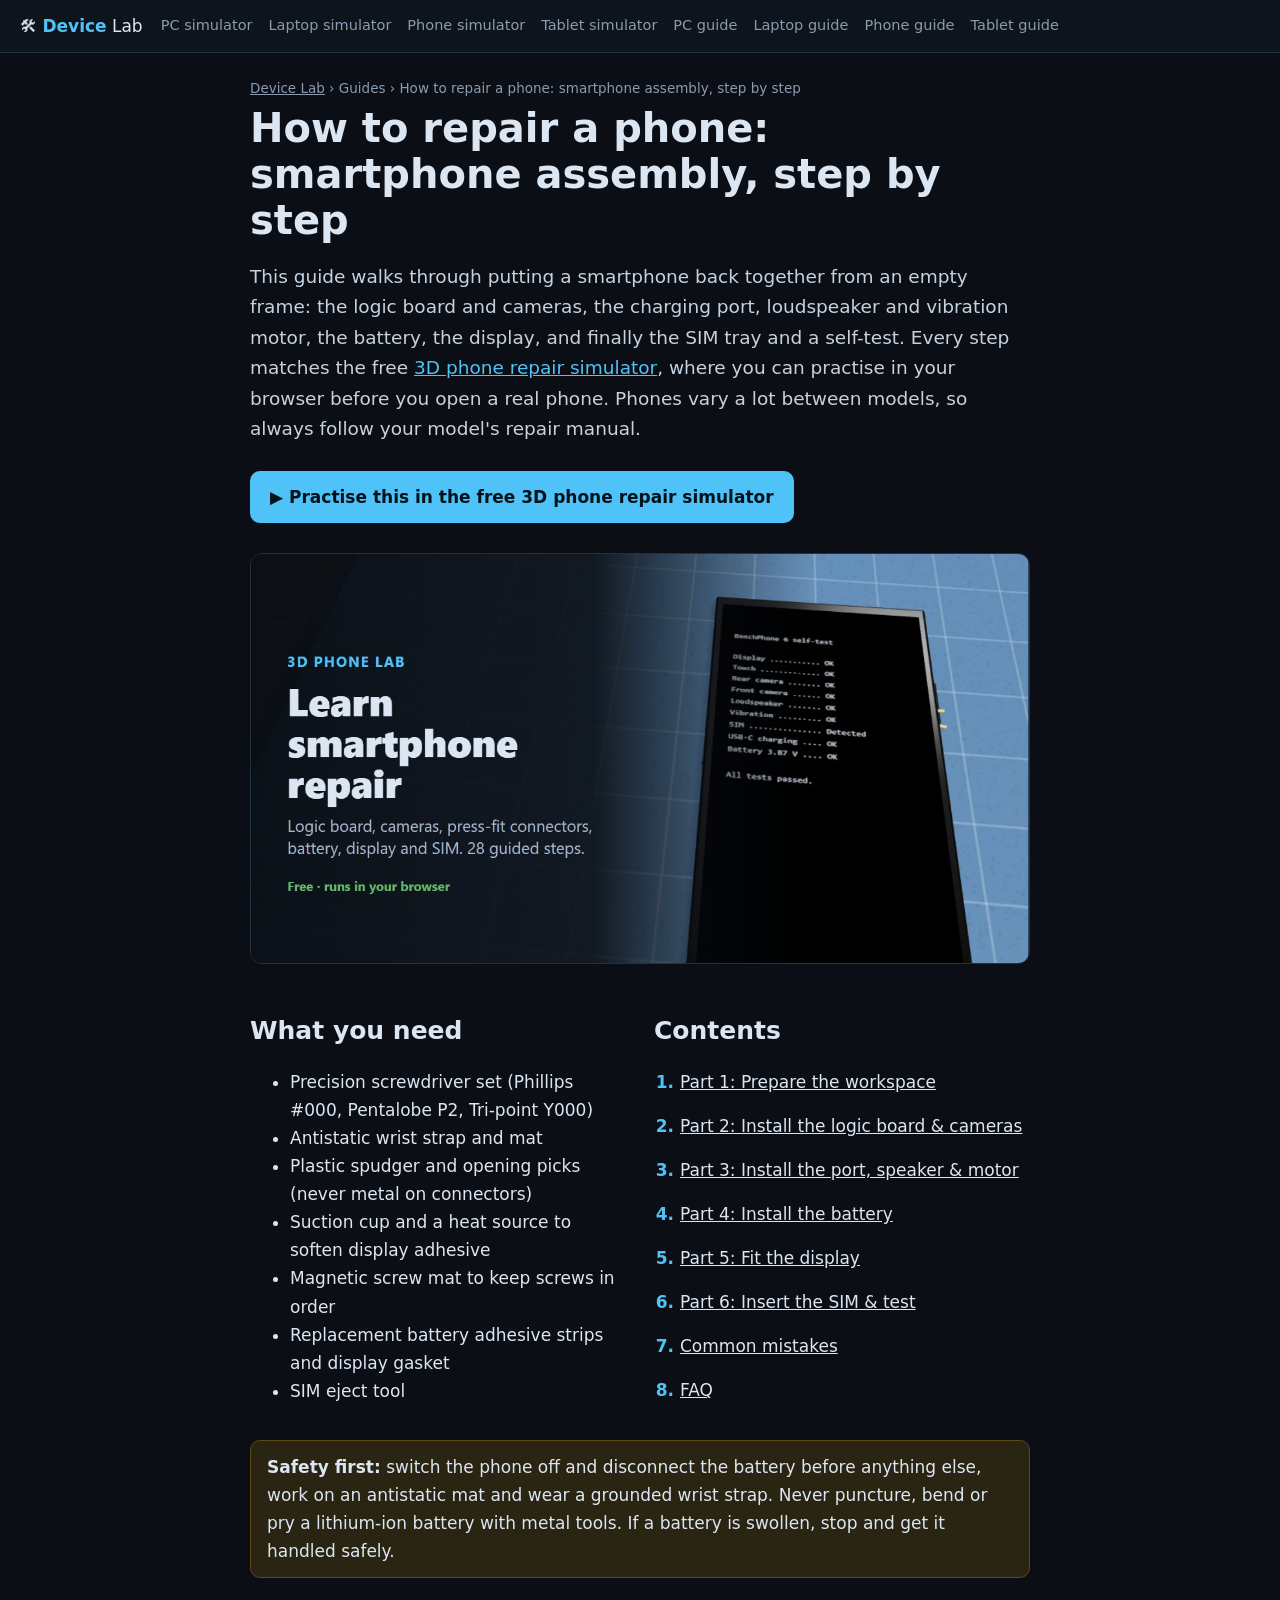
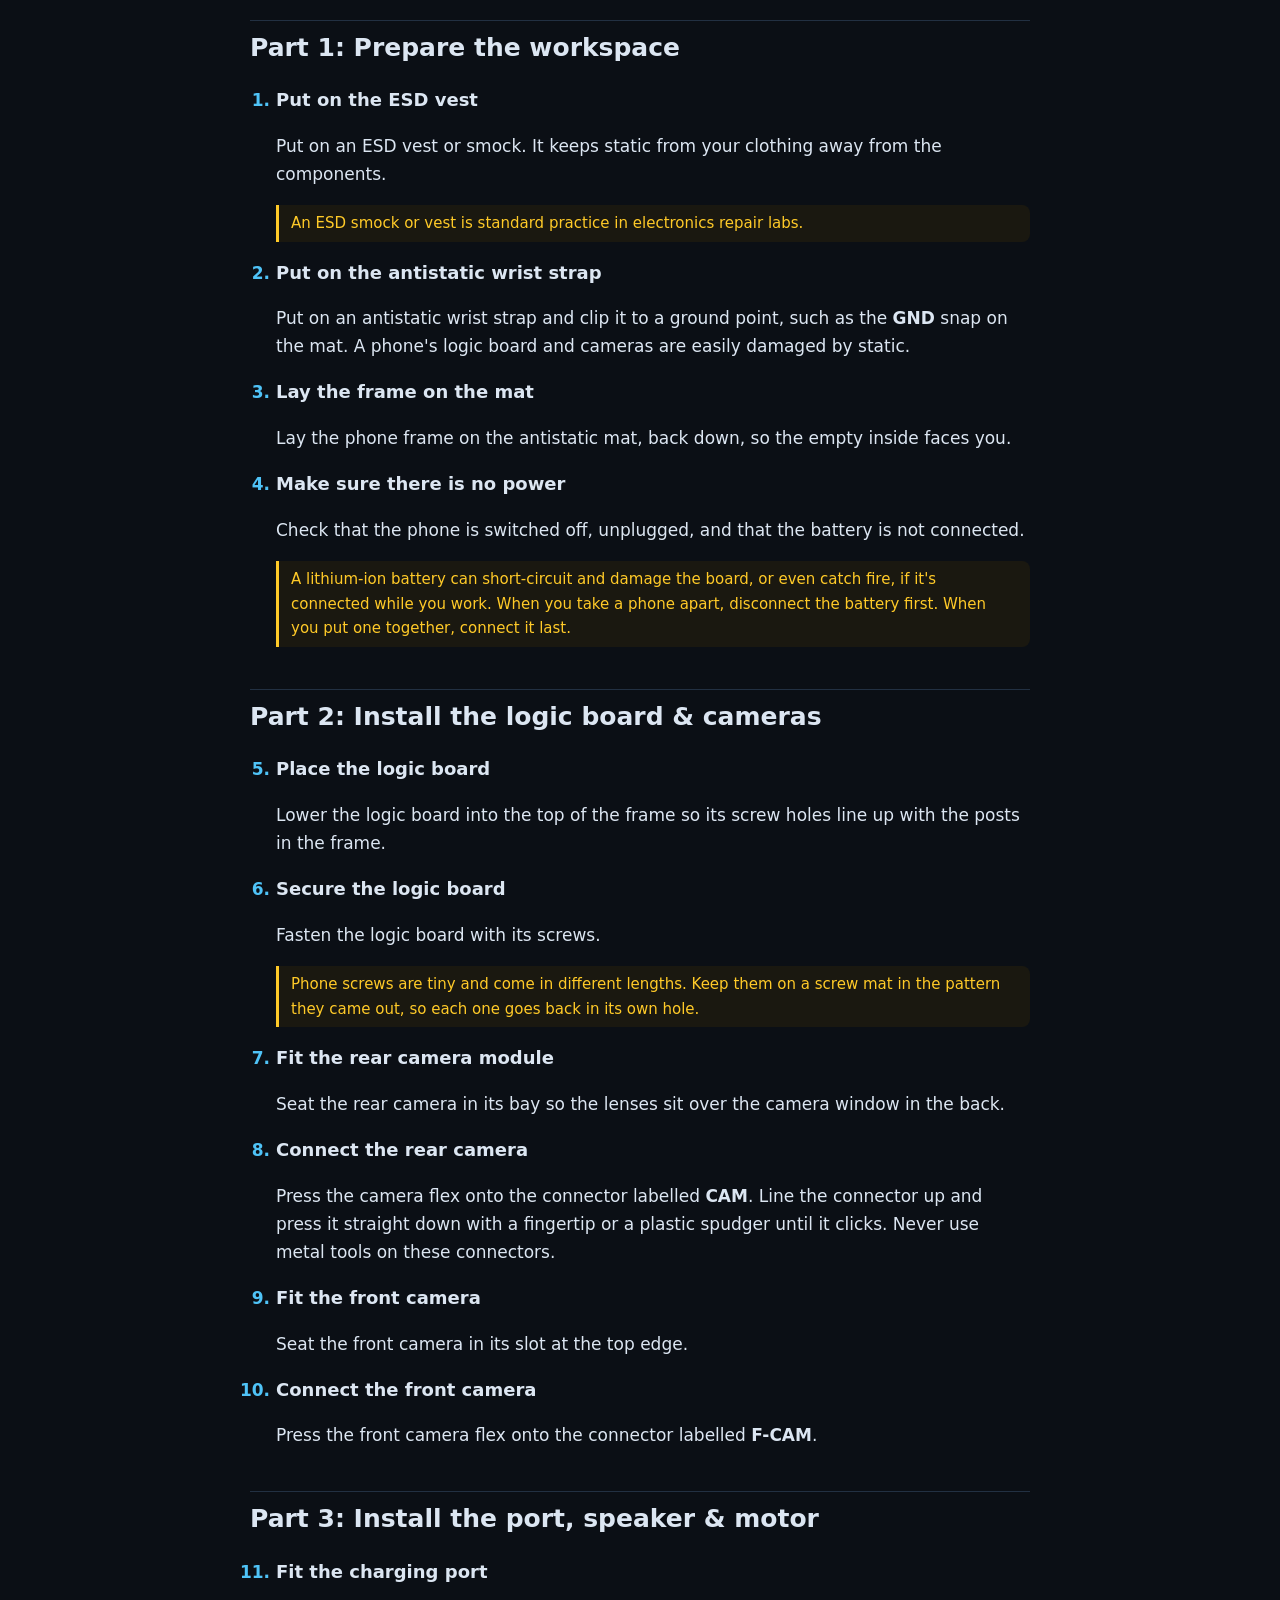
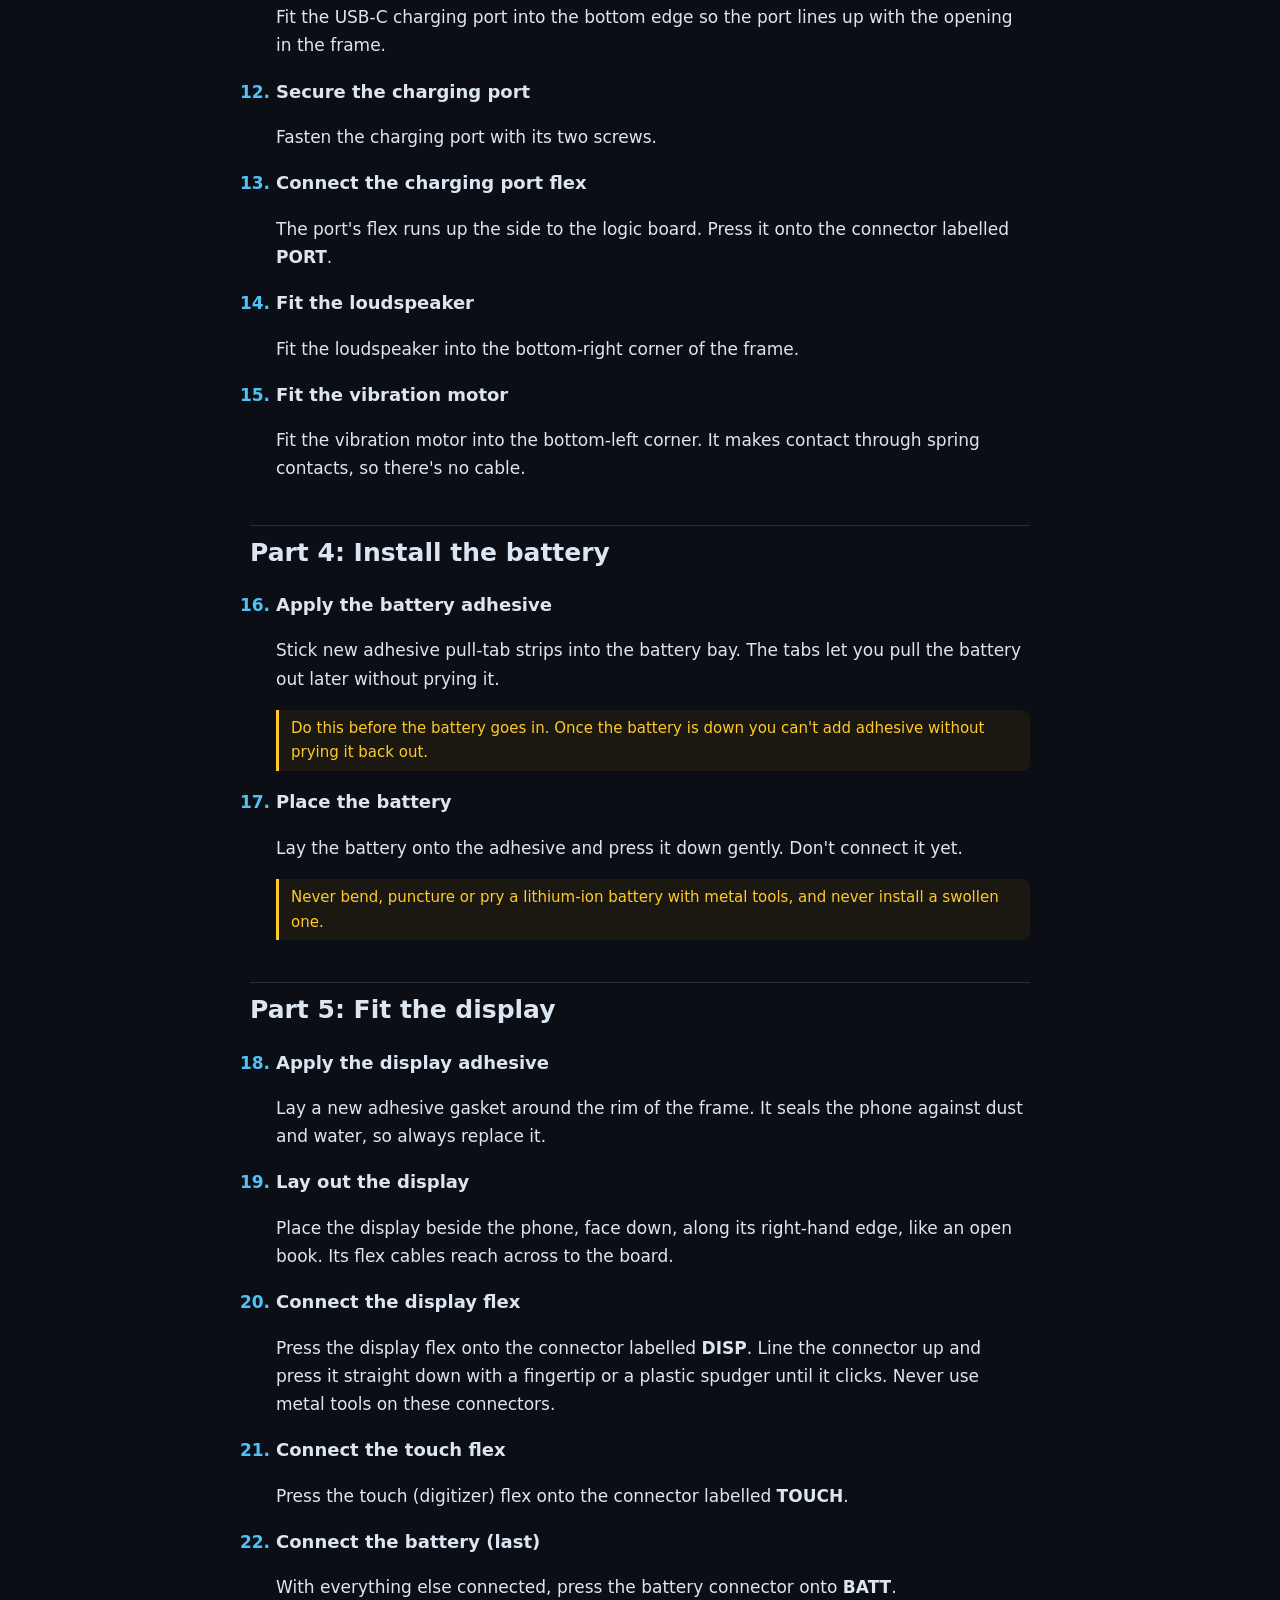
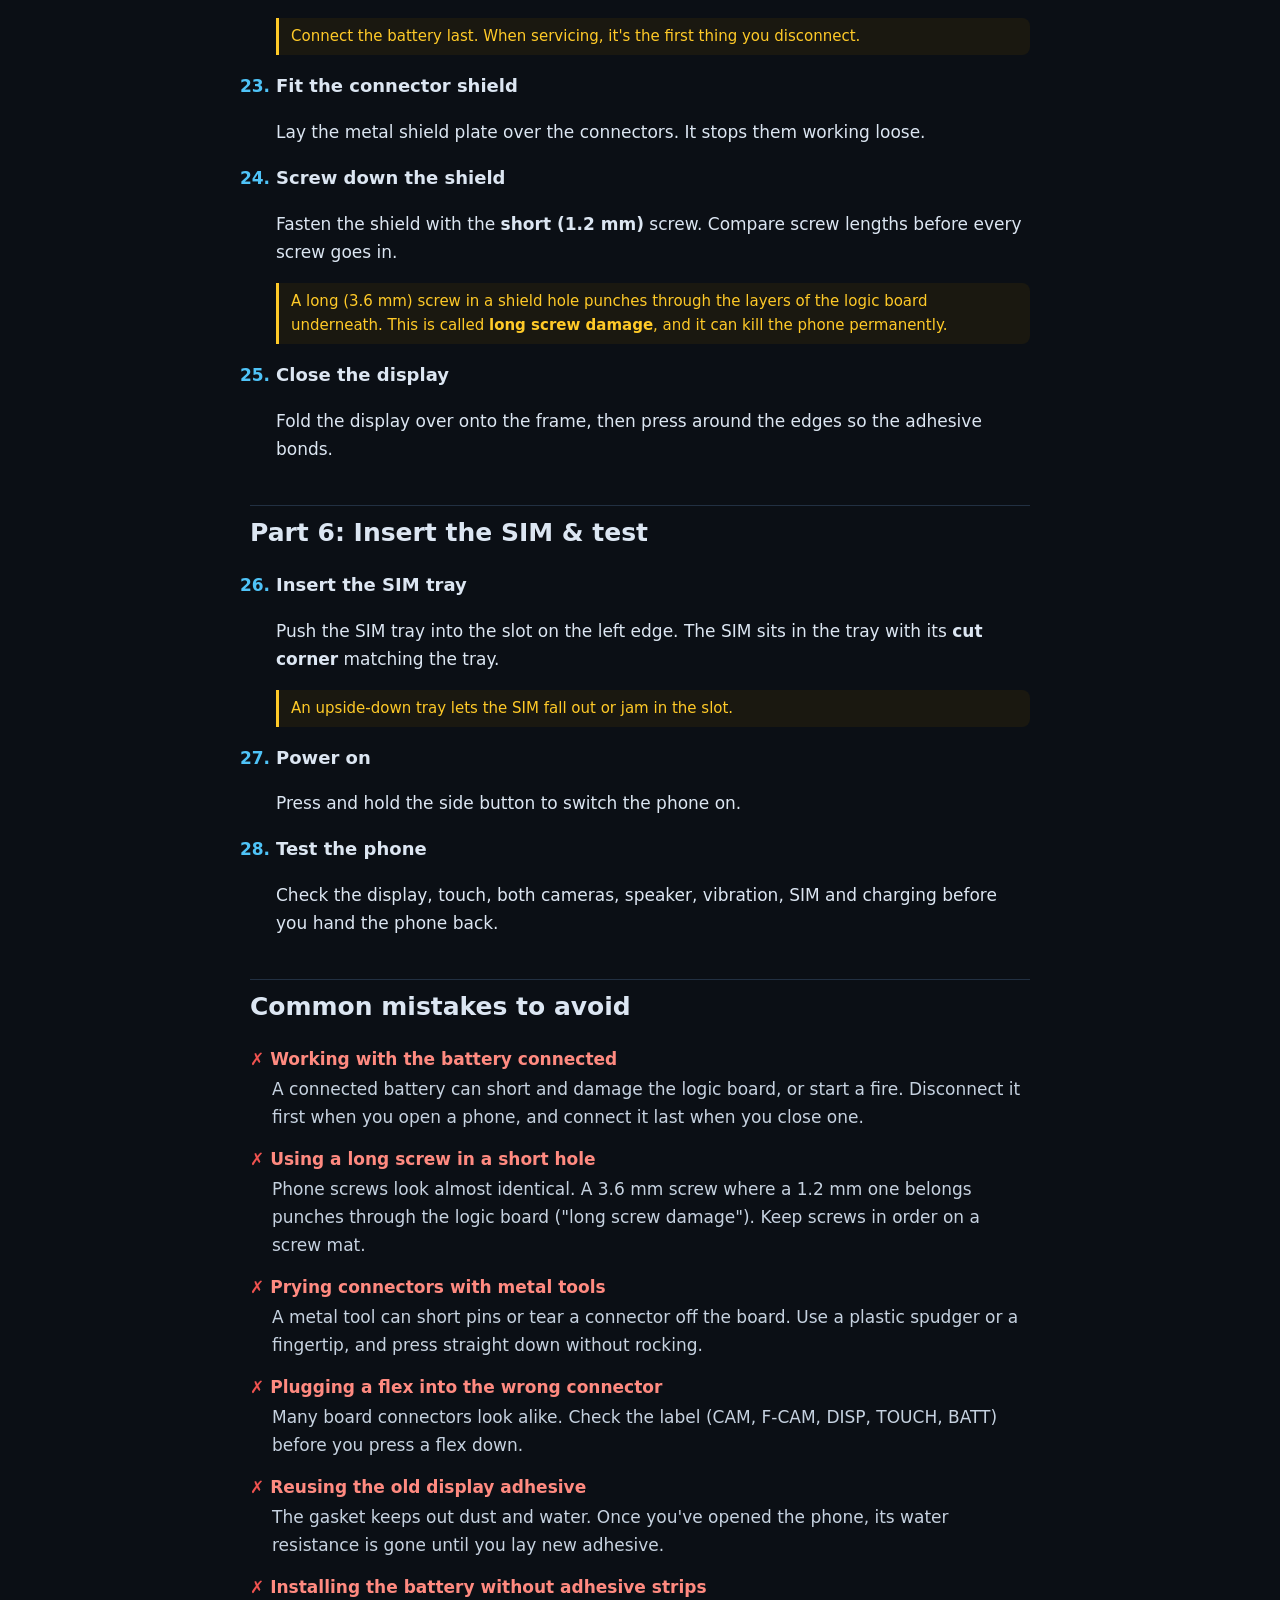
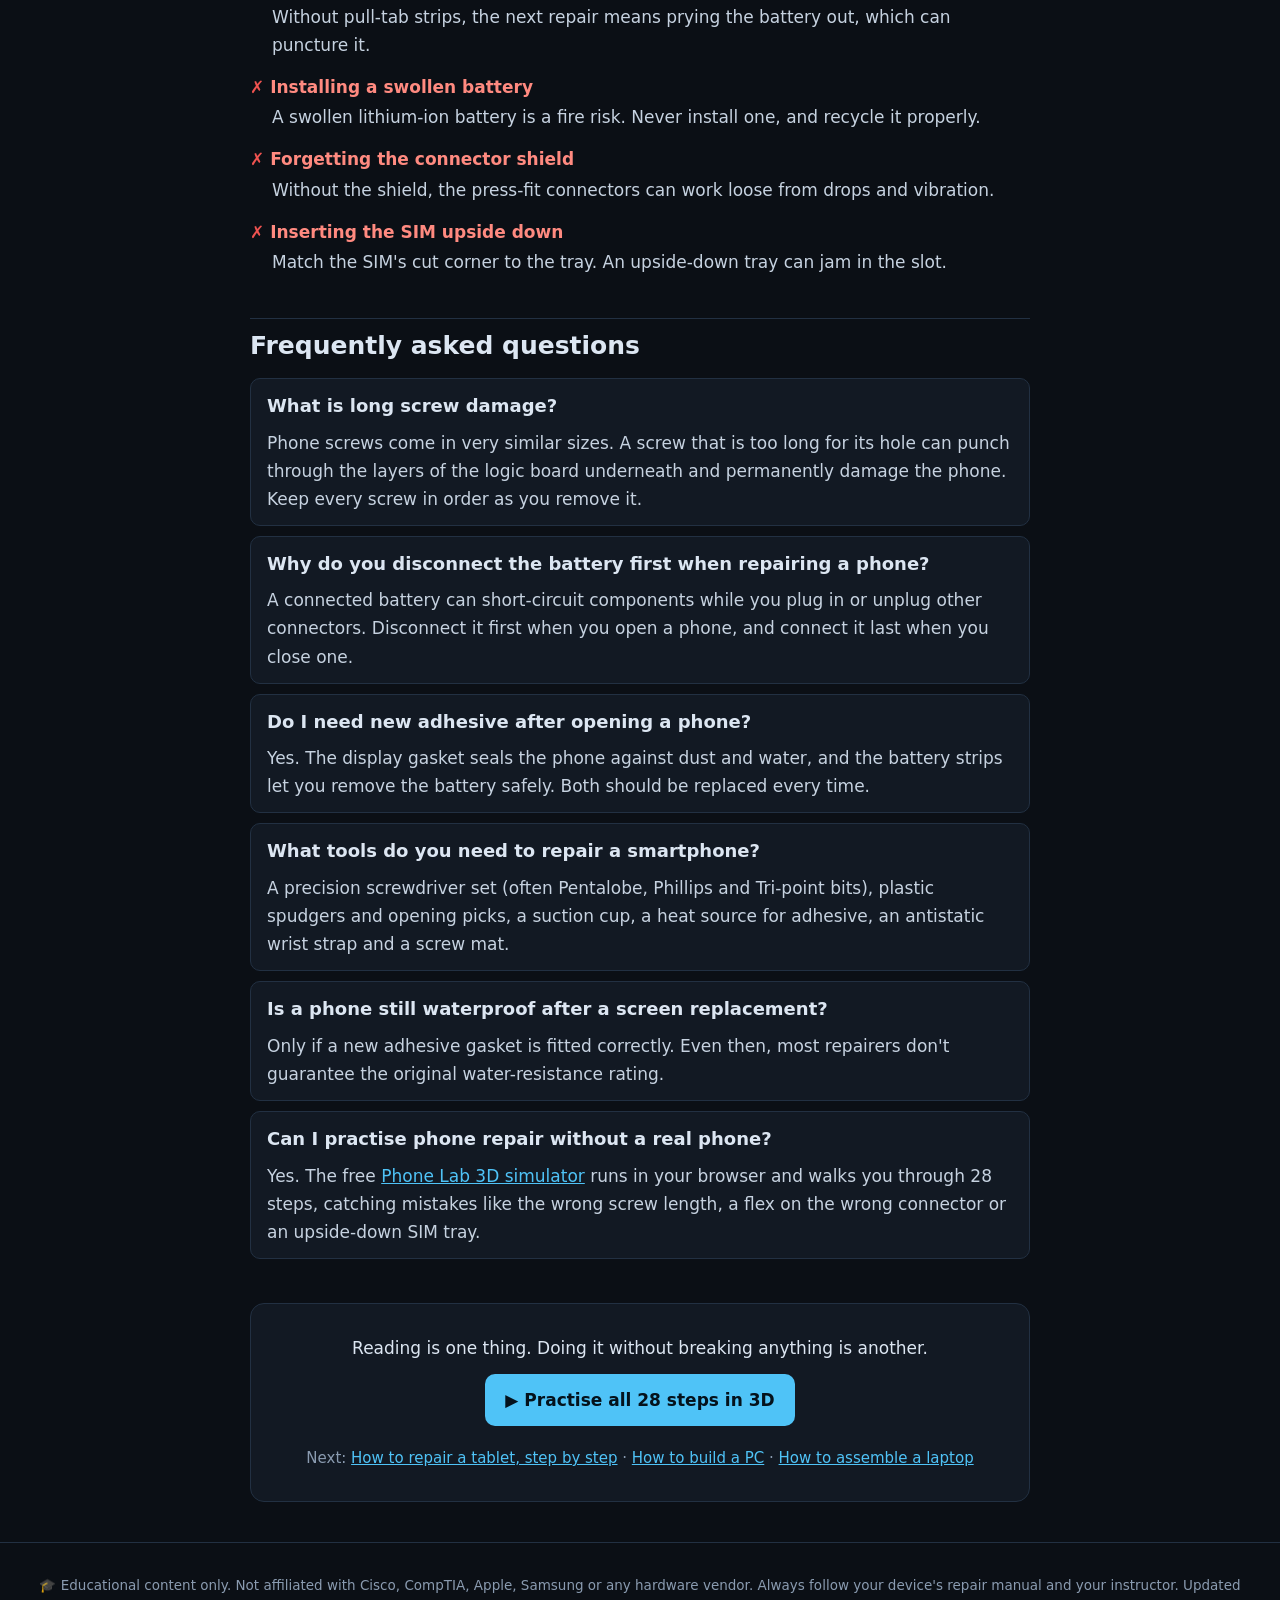
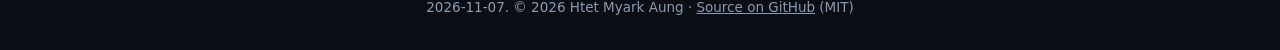
<file: guides/repair-a-phone.html>
<!DOCTYPE html>
<html lang="en">
<head>
<meta charset="UTF-8">
<meta name="viewport" content="width=device-width, initial-scale=1">
<title>How to Repair a Phone: 28-Step Smartphone Assembly Guide</title>
<meta name="description" content="A 28-step smartphone repair guide: logic board, cameras, press-fit flex connectors, battery adhesive, display gasket, shield screws and SIM tray, plus mistakes to avoid.">
<meta name="author" content="Htet Myark Aung">
<meta name="robots" content="index, follow, max-image-preview:large">
<meta name="theme-color" content="#0b0f15">
<link rel="canonical" href="https://device-lab-3d.vercel.app/guides/repair-a-phone.html">
<link rel="icon" href="../favicon.svg" type="image/svg+xml">
<link rel="apple-touch-icon" href="../apple-touch-icon.png">
<meta property="og:type" content="article">
<meta property="og:site_name" content="Device Lab">
<meta property="og:title" content="How to Repair a Phone: 28-Step Smartphone Assembly Guide">
<meta property="og:description" content="A 28-step smartphone repair guide: logic board, cameras, press-fit flex connectors, battery adhesive, display gasket, shield screws and SIM tray, plus mistakes to avoid.">
<meta property="og:url" content="https://device-lab-3d.vercel.app/guides/repair-a-phone.html">
<meta property="og:image" content="https://device-lab-3d.vercel.app/assets/img/og-phone.jpg">
<meta property="og:image:width" content="1200">
<meta property="og:image:height" content="630">
<meta name="twitter:card" content="summary_large_image">
<meta name="twitter:title" content="How to Repair a Phone: 28-Step Smartphone Assembly Guide">
<meta name="twitter:description" content="A 28-step smartphone repair guide: logic board, cameras, press-fit flex connectors, battery adhesive, display gasket, shield screws and SIM tray, plus mistakes to avoid.">
<meta name="twitter:image" content="https://device-lab-3d.vercel.app/assets/img/og-phone.jpg">
<link rel="stylesheet" href="../assets/css/guide.css">
<script type="application/ld+json">{"@context":"https://schema.org","@type":"HowTo","name":"How to repair a phone: smartphone assembly, step by step","description":"A 28-step smartphone repair guide: logic board, cameras, press-fit flex connectors, battery adhesive, display gasket, shield screws and SIM tray, plus mistakes to avoid.","image":"https://device-lab-3d.vercel.app/assets/img/og-phone.jpg","totalTime":"PT1H","tool":[{"@type":"HowToTool","name":"Precision screwdriver set (Phillips #000, Pentalobe P2, Tri-point Y000)"},{"@type":"HowToTool","name":"Antistatic wrist strap and mat"},{"@type":"HowToTool","name":"Plastic spudger and opening picks (never metal on connectors)"}],"step":[{"@type":"HowToStep","position":1,"name":"Put on the ESD vest","text":"Put on an ESD vest or smock. It keeps static from your clothing away from the components.","url":"https://device-lab-3d.vercel.app/guides/repair-a-phone.html#step-1"},{"@type":"HowToStep","position":2,"name":"Put on the antistatic wrist strap","text":"Put on an antistatic wrist strap and clip it to a ground point, such as the GND snap on the mat. A phone's logic board and cameras are easily damaged by static.","url":"https://device-lab-3d.vercel.app/guides/repair-a-phone.html#step-2"},{"@type":"HowToStep","position":3,"name":"Lay the frame on the mat","text":"Lay the phone frame on the antistatic mat, back down, so the empty inside faces you.","url":"https://device-lab-3d.vercel.app/guides/repair-a-phone.html#step-3"},{"@type":"HowToStep","position":4,"name":"Make sure there is no power","text":"Check that the phone is switched off, unplugged, and that the battery is not connected.","url":"https://device-lab-3d.vercel.app/guides/repair-a-phone.html#step-4"},{"@type":"HowToStep","position":5,"name":"Place the logic board","text":"Lower the logic board into the top of the frame so its screw holes line up with the posts in the frame.","url":"https://device-lab-3d.vercel.app/guides/repair-a-phone.html#step-5"},{"@type":"HowToStep","position":6,"name":"Secure the logic board","text":"Fasten the logic board with its screws.","url":"https://device-lab-3d.vercel.app/guides/repair-a-phone.html#step-6"},{"@type":"HowToStep","position":7,"name":"Fit the rear camera module","text":"Seat the rear camera in its bay so the lenses sit over the camera window in the back.","url":"https://device-lab-3d.vercel.app/guides/repair-a-phone.html#step-7"},{"@type":"HowToStep","position":8,"name":"Connect the rear camera","text":"Press the camera flex onto the connector labelled CAM. Line the connector up and press it straight down with a fingertip or a plastic spudger until it clicks. Never use metal tools on these connectors.","url":"https://device-lab-3d.vercel.app/guides/repair-a-phone.html#step-8"},{"@type":"HowToStep","position":9,"name":"Fit the front camera","text":"Seat the front camera in its slot at the top edge.","url":"https://device-lab-3d.vercel.app/guides/repair-a-phone.html#step-9"},{"@type":"HowToStep","position":10,"name":"Connect the front camera","text":"Press the front camera flex onto the connector labelled F-CAM.","url":"https://device-lab-3d.vercel.app/guides/repair-a-phone.html#step-10"},{"@type":"HowToStep","position":11,"name":"Fit the charging port","text":"Fit the USB-C charging port into the bottom edge so the port lines up with the opening in the frame.","url":"https://device-lab-3d.vercel.app/guides/repair-a-phone.html#step-11"},{"@type":"HowToStep","position":12,"name":"Secure the charging port","text":"Fasten the charging port with its two screws.","url":"https://device-lab-3d.vercel.app/guides/repair-a-phone.html#step-12"},{"@type":"HowToStep","position":13,"name":"Connect the charging port flex","text":"The port's flex runs up the side to the logic board. Press it onto the connector labelled PORT.","url":"https://device-lab-3d.vercel.app/guides/repair-a-phone.html#step-13"},{"@type":"HowToStep","position":14,"name":"Fit the loudspeaker","text":"Fit the loudspeaker into the bottom-right corner of the frame.","url":"https://device-lab-3d.vercel.app/guides/repair-a-phone.html#step-14"},{"@type":"HowToStep","position":15,"name":"Fit the vibration motor","text":"Fit the vibration motor into the bottom-left corner. It makes contact through spring contacts, so there's no cable.","url":"https://device-lab-3d.vercel.app/guides/repair-a-phone.html#step-15"},{"@type":"HowToStep","position":16,"name":"Apply the battery adhesive","text":"Stick new adhesive pull-tab strips into the battery bay. The tabs let you pull the battery out later without prying it.","url":"https://device-lab-3d.vercel.app/guides/repair-a-phone.html#step-16"},{"@type":"HowToStep","position":17,"name":"Place the battery","text":"Lay the battery onto the adhesive and press it down gently. Don't connect it yet.","url":"https://device-lab-3d.vercel.app/guides/repair-a-phone.html#step-17"},{"@type":"HowToStep","position":18,"name":"Apply the display adhesive","text":"Lay a new adhesive gasket around the rim of the frame. It seals the phone against dust and water, so always replace it.","url":"https://device-lab-3d.vercel.app/guides/repair-a-phone.html#step-18"},{"@type":"HowToStep","position":19,"name":"Lay out the display","text":"Place the display beside the phone, face down, along its right-hand edge, like an open book. Its flex cables reach across to the board.","url":"https://device-lab-3d.vercel.app/guides/repair-a-phone.html#step-19"},{"@type":"HowToStep","position":20,"name":"Connect the display flex","text":"Press the display flex onto the connector labelled DISP. Line the connector up and press it straight down with a fingertip or a plastic spudger until it clicks. Never use metal tools on these connectors.","url":"https://device-lab-3d.vercel.app/guides/repair-a-phone.html#step-20"},{"@type":"HowToStep","position":21,"name":"Connect the touch flex","text":"Press the touch (digitizer) flex onto the connector labelled TOUCH.","url":"https://device-lab-3d.vercel.app/guides/repair-a-phone.html#step-21"},{"@type":"HowToStep","position":22,"name":"Connect the battery (last)","text":"With everything else connected, press the battery connector onto BATT.","url":"https://device-lab-3d.vercel.app/guides/repair-a-phone.html#step-22"},{"@type":"HowToStep","position":23,"name":"Fit the connector shield","text":"Lay the metal shield plate over the connectors. It stops them working loose.","url":"https://device-lab-3d.vercel.app/guides/repair-a-phone.html#step-23"},{"@type":"HowToStep","position":24,"name":"Screw down the shield","text":"Fasten the shield with the short (1.2 mm) screw. Compare screw lengths before every screw goes in.","url":"https://device-lab-3d.vercel.app/guides/repair-a-phone.html#step-24"},{"@type":"HowToStep","position":25,"name":"Close the display","text":"Fold the display over onto the frame, then press around the edges so the adhesive bonds.","url":"https://device-lab-3d.vercel.app/guides/repair-a-phone.html#step-25"},{"@type":"HowToStep","position":26,"name":"Insert the SIM tray","text":"Push the SIM tray into the slot on the left edge. The SIM sits in the tray with its cut corner matching the tray.","url":"https://device-lab-3d.vercel.app/guides/repair-a-phone.html#step-26"},{"@type":"HowToStep","position":27,"name":"Power on","text":"Press and hold the side button to switch the phone on.","url":"https://device-lab-3d.vercel.app/guides/repair-a-phone.html#step-27"},{"@type":"HowToStep","position":28,"name":"Test the phone","text":"Check the display, touch, both cameras, speaker, vibration, SIM and charging before you hand the phone back.","url":"https://device-lab-3d.vercel.app/guides/repair-a-phone.html#step-28"}]}</script>
<script type="application/ld+json">{"@context":"https://schema.org","@type":"FAQPage","mainEntity":[{"@type":"Question","name":"What is long screw damage?","acceptedAnswer":{"@type":"Answer","text":"Phone screws come in very similar sizes. A screw that is too long for its hole can punch through the layers of the logic board underneath and permanently damage the phone. Keep every screw in order as you remove it."}},{"@type":"Question","name":"Why do you disconnect the battery first when repairing a phone?","acceptedAnswer":{"@type":"Answer","text":"A connected battery can short-circuit components while you plug in or unplug other connectors. Disconnect it first when you open a phone, and connect it last when you close one."}},{"@type":"Question","name":"Do I need new adhesive after opening a phone?","acceptedAnswer":{"@type":"Answer","text":"Yes. The display gasket seals the phone against dust and water, and the battery strips let you remove the battery safely. Both should be replaced every time."}},{"@type":"Question","name":"What tools do you need to repair a smartphone?","acceptedAnswer":{"@type":"Answer","text":"A precision screwdriver set (often Pentalobe, Phillips and Tri-point bits), plastic spudgers and opening picks, a suction cup, a heat source for adhesive, an antistatic wrist strap and a screw mat."}},{"@type":"Question","name":"Is a phone still waterproof after a screen replacement?","acceptedAnswer":{"@type":"Answer","text":"Only if a new adhesive gasket is fitted correctly. Even then, most repairers don't guarantee the original water-resistance rating."}},{"@type":"Question","name":"Can I practise phone repair without a real phone?","acceptedAnswer":{"@type":"Answer","text":"Yes. The free Phone Lab 3D simulator runs in your browser and walks you through 28 steps, catching mistakes like the wrong screw length, a flex on the wrong connector or an upside-down SIM tray."}}]}</script>
<script type="application/ld+json">{"@context":"https://schema.org","@type":"BreadcrumbList","itemListElement":[{"@type":"ListItem","position":1,"name":"Device Lab","item":"https://device-lab-3d.vercel.app/"},{"@type":"ListItem","position":2,"name":"How to repair a phone: smartphone assembly, step by step","item":"https://device-lab-3d.vercel.app/guides/repair-a-phone.html"}]}</script>
</head>
<body>
<header class="top"><a class="brand" href="../index.html">🛠 <b>Device</b> Lab</a><nav><a href="../index.html">PC simulator</a><a href="../laptop.html">Laptop simulator</a><a href="../phone.html">Phone simulator</a><a href="../tablet.html">Tablet simulator</a><a href="build-a-pc.html">PC guide</a><a href="assemble-a-laptop.html">Laptop guide</a><a href="repair-a-phone.html">Phone guide</a><a href="repair-a-tablet.html">Tablet guide</a></nav></header>
<main class="guide">
<nav class="crumbs"><a href="../index.html">Device Lab</a> › Guides › How to repair a phone: smartphone assembly, step by step</nav>
<h1>How to repair a phone: smartphone assembly, step by step</h1>
<p class="lede">This guide walks through putting a smartphone back together from an empty frame: the logic board and cameras, the charging port, loudspeaker and vibration motor, the battery, the display, and finally the SIM tray and a self-test. Every step matches the free <a href="../phone.html">3D phone repair simulator</a>, where you can practise in your browser before you open a real phone. Phones vary a lot between models, so always follow your model's repair manual.</p>
<a class="cta" href="../phone.html">▶ Practise this in the free 3D phone repair simulator</a>
<figure><img src="../assets/img/og-phone.jpg" width="1200" height="630" alt="3D smartphone repair simulator showing an opened phone on an antistatic mat" loading="lazy"></figure>
<div class="cols">
<section><h2>What you need</h2><ul><li>Precision screwdriver set (Phillips #000, Pentalobe P2, Tri-point Y000)</li><li>Antistatic wrist strap and mat</li><li>Plastic spudger and opening picks (never metal on connectors)</li><li>Suction cup and a heat source to soften display adhesive</li><li>Magnetic screw mat to keep screws in order</li><li>Replacement battery adhesive strips and display gasket</li><li>SIM eject tool</li></ul></section>
<section><h2>Contents</h2><ol class="toc"><li><a href="#part-1">Part 1: Prepare the workspace</a></li><li><a href="#part-2">Part 2: Install the logic board &amp; cameras</a></li><li><a href="#part-3">Part 3: Install the port, speaker &amp; motor</a></li><li><a href="#part-4">Part 4: Install the battery</a></li><li><a href="#part-5">Part 5: Fit the display</a></li><li><a href="#part-6">Part 6: Insert the SIM &amp; test</a></li><li><a href="#mistakes">Common mistakes</a></li><li><a href="#faq">FAQ</a></li></ol></section>
</div>
<div class="safety"><b>Safety first:</b> switch the phone off and disconnect the battery before anything else, work on an antistatic mat and wear a grounded wrist strap. Never puncture, bend or pry a lithium-ion battery with metal tools. If a battery is swollen, stop and get it handled safely.</div>
<section id="part-1"><h2>Part 1: Prepare the workspace</h2><ol start="1"><li id="step-1"><h3>Put on the ESD vest</h3><p>Put on an ESD vest or smock. It keeps static from your clothing away from the components.</p><p class="note">An ESD smock or vest is standard practice in electronics repair labs.</p></li><li id="step-2"><h3>Put on the antistatic wrist strap</h3><p>Put on an antistatic wrist strap and clip it to a ground point, such as the <b>GND</b> snap on the mat. A phone's logic board and cameras are easily damaged by static.</p></li><li id="step-3"><h3>Lay the frame on the mat</h3><p>Lay the phone frame on the antistatic mat, back down, so the empty inside faces you.</p></li><li id="step-4"><h3>Make sure there is no power</h3><p>Check that the phone is switched off, unplugged, and that the battery is not connected.</p><p class="note">A lithium-ion battery can short-circuit and damage the board, or even catch fire, if it's connected while you work. When you take a phone apart, disconnect the battery first. When you put one together, connect it last.</p></li></ol></section>
<section id="part-2"><h2>Part 2: Install the logic board &amp; cameras</h2><ol start="5"><li id="step-5"><h3>Place the logic board</h3><p>Lower the logic board into the top of the frame so its screw holes line up with the posts in the frame.</p></li><li id="step-6"><h3>Secure the logic board</h3><p>Fasten the logic board with its screws.</p><p class="note">Phone screws are tiny and come in different lengths. Keep them on a screw mat in the pattern they came out, so each one goes back in its own hole.</p></li><li id="step-7"><h3>Fit the rear camera module</h3><p>Seat the rear camera in its bay so the lenses sit over the camera window in the back.</p></li><li id="step-8"><h3>Connect the rear camera</h3><p>Press the camera flex onto the connector labelled <b>CAM</b>. Line the connector up and press it straight down with a fingertip or a plastic spudger until it clicks. Never use metal tools on these connectors.</p></li><li id="step-9"><h3>Fit the front camera</h3><p>Seat the front camera in its slot at the top edge.</p></li><li id="step-10"><h3>Connect the front camera</h3><p>Press the front camera flex onto the connector labelled <b>F-CAM</b>.</p></li></ol></section>
<section id="part-3"><h2>Part 3: Install the port, speaker &amp; motor</h2><ol start="11"><li id="step-11"><h3>Fit the charging port</h3><p>Fit the USB-C charging port into the bottom edge so the port lines up with the opening in the frame.</p></li><li id="step-12"><h3>Secure the charging port</h3><p>Fasten the charging port with its two screws.</p></li><li id="step-13"><h3>Connect the charging port flex</h3><p>The port's flex runs up the side to the logic board. Press it onto the connector labelled <b>PORT</b>.</p></li><li id="step-14"><h3>Fit the loudspeaker</h3><p>Fit the loudspeaker into the bottom-right corner of the frame.</p></li><li id="step-15"><h3>Fit the vibration motor</h3><p>Fit the vibration motor into the bottom-left corner. It makes contact through spring contacts, so there's no cable.</p></li></ol></section>
<section id="part-4"><h2>Part 4: Install the battery</h2><ol start="16"><li id="step-16"><h3>Apply the battery adhesive</h3><p>Stick new adhesive pull-tab strips into the battery bay. The tabs let you pull the battery out later without prying it.</p><p class="note">Do this before the battery goes in. Once the battery is down you can't add adhesive without prying it back out.</p></li><li id="step-17"><h3>Place the battery</h3><p>Lay the battery onto the adhesive and press it down gently. Don't connect it yet.</p><p class="note">Never bend, puncture or pry a lithium-ion battery with metal tools, and never install a swollen one.</p></li></ol></section>
<section id="part-5"><h2>Part 5: Fit the display</h2><ol start="18"><li id="step-18"><h3>Apply the display adhesive</h3><p>Lay a new adhesive gasket around the rim of the frame. It seals the phone against dust and water, so always replace it.</p></li><li id="step-19"><h3>Lay out the display</h3><p>Place the display beside the phone, face down, along its right-hand edge, like an open book. Its flex cables reach across to the board.</p></li><li id="step-20"><h3>Connect the display flex</h3><p>Press the display flex onto the connector labelled <b>DISP</b>. Line the connector up and press it straight down with a fingertip or a plastic spudger until it clicks. Never use metal tools on these connectors.</p></li><li id="step-21"><h3>Connect the touch flex</h3><p>Press the touch (digitizer) flex onto the connector labelled <b>TOUCH</b>.</p></li><li id="step-22"><h3>Connect the battery (last)</h3><p>With everything else connected, press the battery connector onto <b>BATT</b>.</p><p class="note">Connect the battery last. When servicing, it's the first thing you disconnect.</p></li><li id="step-23"><h3>Fit the connector shield</h3><p>Lay the metal shield plate over the connectors. It stops them working loose.</p></li><li id="step-24"><h3>Screw down the shield</h3><p>Fasten the shield with the <b>short (1.2 mm)</b> screw. Compare screw lengths before every screw goes in.</p><p class="note">A long (3.6 mm) screw in a shield hole punches through the layers of the logic board underneath. This is called <b>long screw damage</b>, and it can kill the phone permanently.</p></li><li id="step-25"><h3>Close the display</h3><p>Fold the display over onto the frame, then press around the edges so the adhesive bonds.</p></li></ol></section>
<section id="part-6"><h2>Part 6: Insert the SIM &amp; test</h2><ol start="26"><li id="step-26"><h3>Insert the SIM tray</h3><p>Push the SIM tray into the slot on the left edge. The SIM sits in the tray with its <b>cut corner</b> matching the tray.</p><p class="note">An upside-down tray lets the SIM fall out or jam in the slot.</p></li><li id="step-27"><h3>Power on</h3><p>Press and hold the side button to switch the phone on.</p></li><li id="step-28"><h3>Test the phone</h3><p>Check the display, touch, both cameras, speaker, vibration, SIM and charging before you hand the phone back.</p></li></ol></section>
<section id="mistakes"><h2>Common mistakes to avoid</h2><dl class="mistakes"><dt>Working with the battery connected</dt><dd>A connected battery can short and damage the logic board, or start a fire. Disconnect it first when you open a phone, and connect it last when you close one.</dd><dt>Using a long screw in a short hole</dt><dd>Phone screws look almost identical. A 3.6 mm screw where a 1.2 mm one belongs punches through the logic board (&quot;long screw damage&quot;). Keep screws in order on a screw mat.</dd><dt>Prying connectors with metal tools</dt><dd>A metal tool can short pins or tear a connector off the board. Use a plastic spudger or a fingertip, and press straight down without rocking.</dd><dt>Plugging a flex into the wrong connector</dt><dd>Many board connectors look alike. Check the label (CAM, F-CAM, DISP, TOUCH, BATT) before you press a flex down.</dd><dt>Reusing the old display adhesive</dt><dd>The gasket keeps out dust and water. Once you've opened the phone, its water resistance is gone until you lay new adhesive.</dd><dt>Installing the battery without adhesive strips</dt><dd>Without pull-tab strips, the next repair means prying the battery out, which can puncture it.</dd><dt>Installing a swollen battery</dt><dd>A swollen lithium-ion battery is a fire risk. Never install one, and recycle it properly.</dd><dt>Forgetting the connector shield</dt><dd>Without the shield, the press-fit connectors can work loose from drops and vibration.</dd><dt>Inserting the SIM upside down</dt><dd>Match the SIM's cut corner to the tray. An upside-down tray can jam in the slot.</dd></dl></section>
<section id="faq"><h2>Frequently asked questions</h2><details open><summary><h3>What is long screw damage?</h3></summary><p>Phone screws come in very similar sizes. A screw that is too long for its hole can punch through the layers of the logic board underneath and permanently damage the phone. Keep every screw in order as you remove it.</p></details><details open><summary><h3>Why do you disconnect the battery first when repairing a phone?</h3></summary><p>A connected battery can short-circuit components while you plug in or unplug other connectors. Disconnect it first when you open a phone, and connect it last when you close one.</p></details><details open><summary><h3>Do I need new adhesive after opening a phone?</h3></summary><p>Yes. The display gasket seals the phone against dust and water, and the battery strips let you remove the battery safely. Both should be replaced every time.</p></details><details open><summary><h3>What tools do you need to repair a smartphone?</h3></summary><p>A precision screwdriver set (often Pentalobe, Phillips and Tri-point bits), plastic spudgers and opening picks, a suction cup, a heat source for adhesive, an antistatic wrist strap and a screw mat.</p></details><details open><summary><h3>Is a phone still waterproof after a screen replacement?</h3></summary><p>Only if a new adhesive gasket is fitted correctly. Even then, most repairers don't guarantee the original water-resistance rating.</p></details><details open><summary><h3>Can I practise phone repair without a real phone?</h3></summary><p>Yes. The free <a href="../phone.html">Phone Lab 3D simulator</a> runs in your browser and walks you through 28 steps, catching mistakes like the wrong screw length, a flex on the wrong connector or an upside-down SIM tray.</p></details></section>
<div class="endcta"><p>Reading is one thing. Doing it without breaking anything is another.</p><a class="cta" href="../phone.html">▶ Practise all 28 steps in 3D</a><p class="also">Next: <a href="repair-a-tablet.html">How to repair a tablet, step by step</a> · <a href="build-a-pc.html">How to build a PC</a> · <a href="assemble-a-laptop.html">How to assemble a laptop</a></p></div>
</main>
<footer><p>🎓 Educational content only. Not affiliated with Cisco, CompTIA, Apple, Samsung or any hardware vendor. Always follow your device's repair manual and your instructor. Updated <time datetime="2026-11-07">2026-11-07</time>. © 2026 Htet Myark Aung · <a href="https://github.com/Htet-Myark/device-lab">Source on GitHub</a> (MIT)</p></footer>
</body>
</html>
</file>
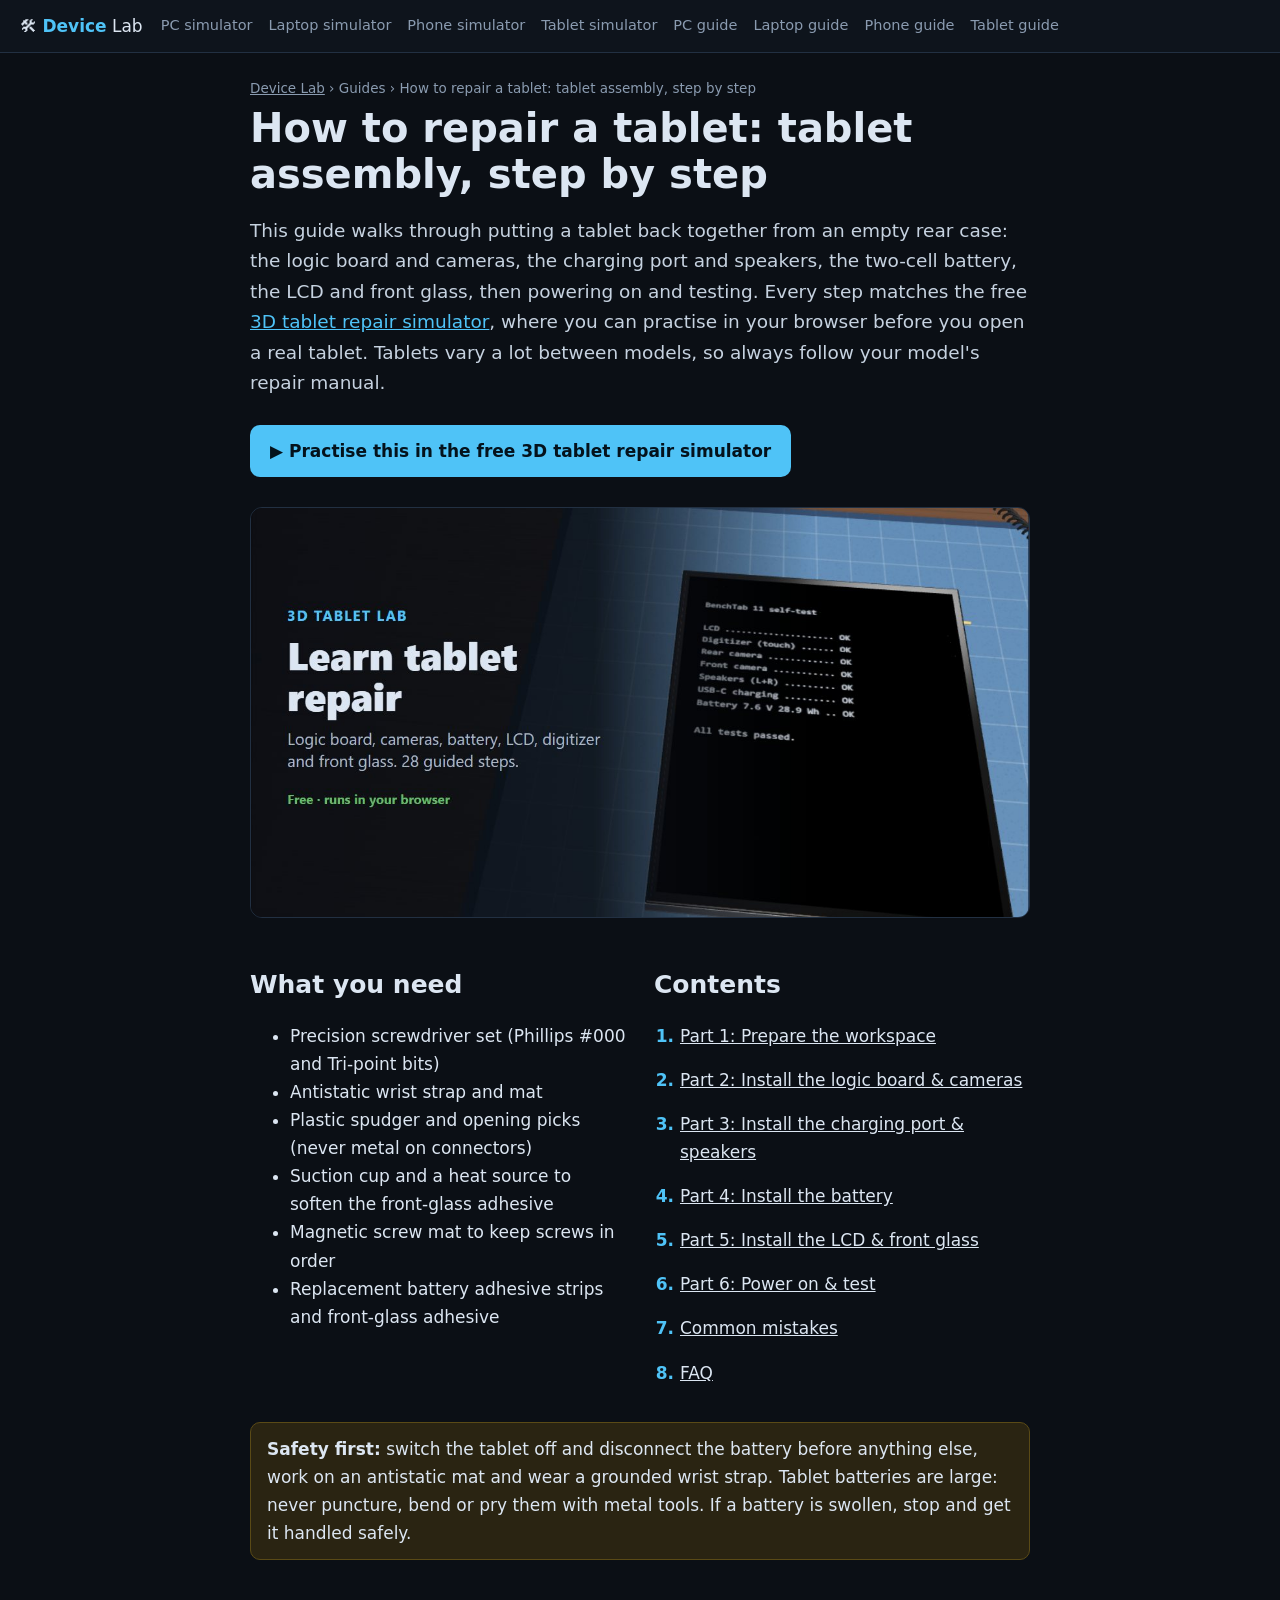
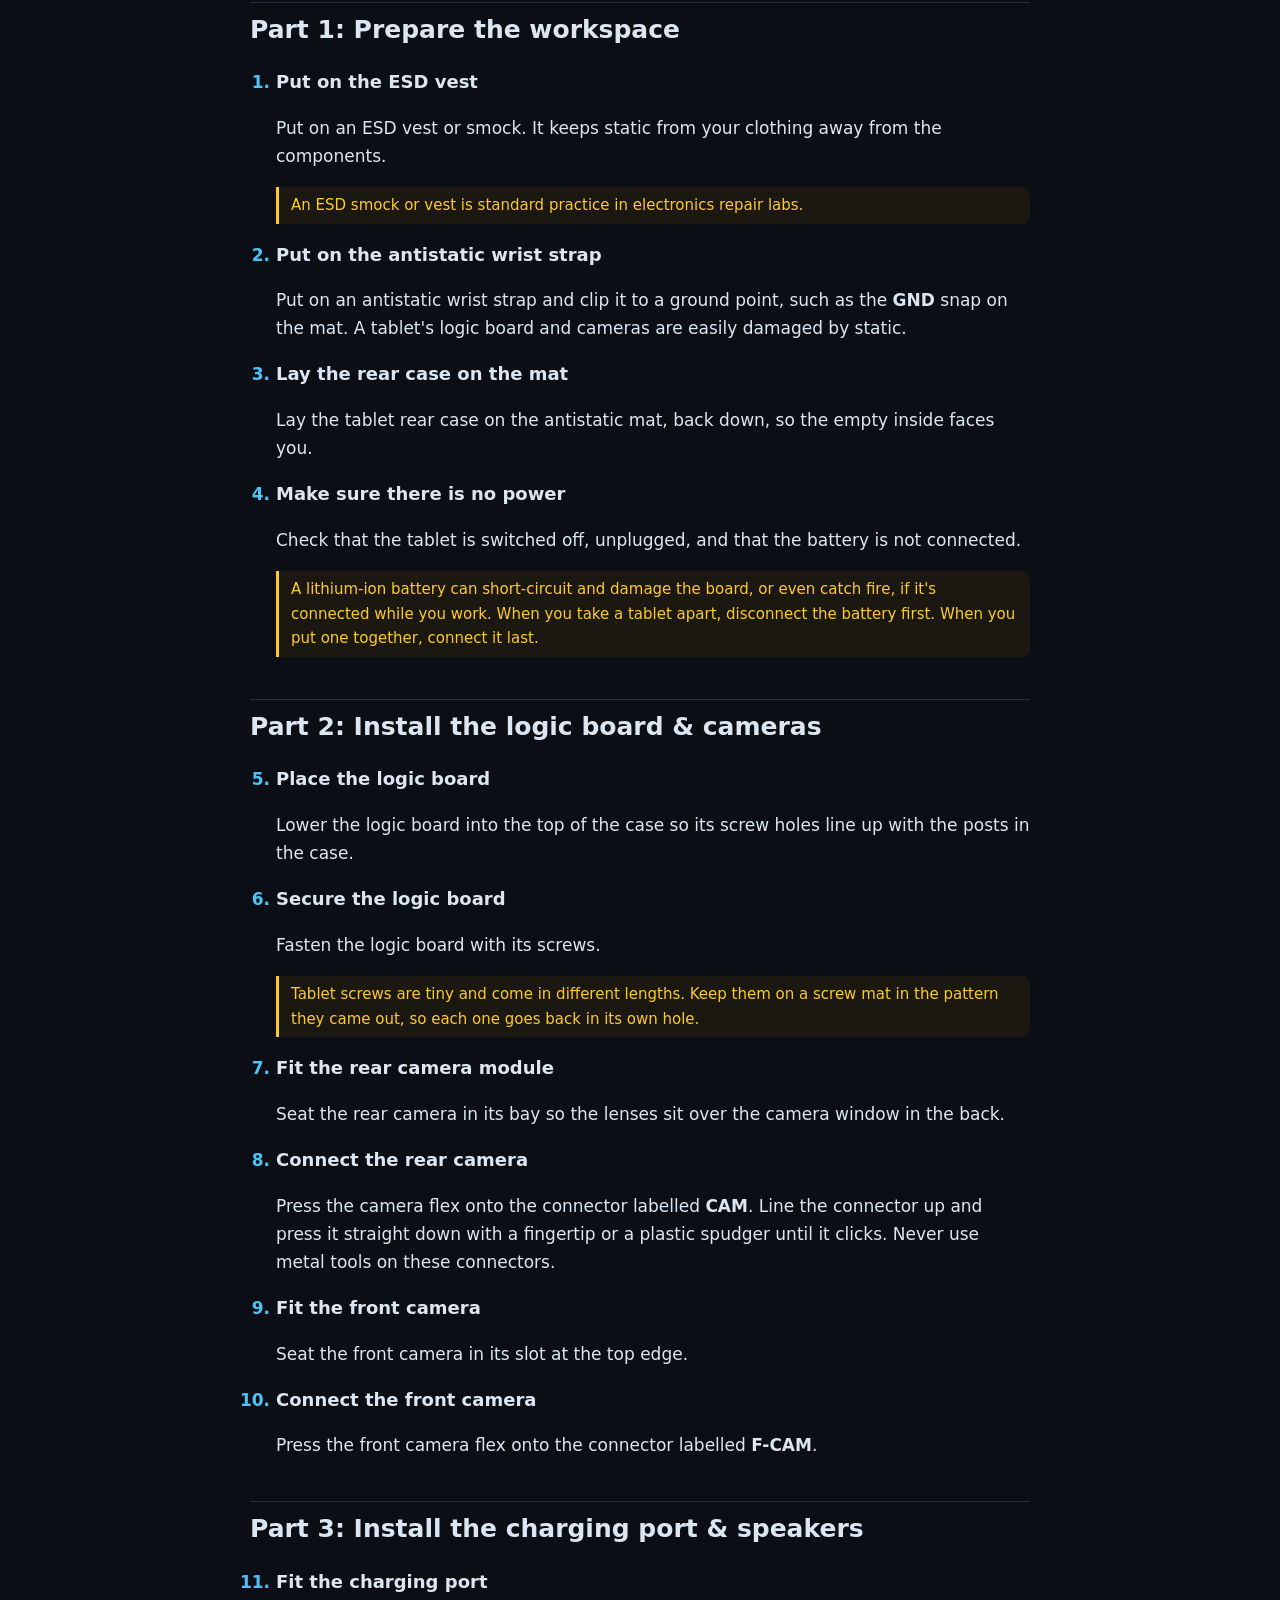
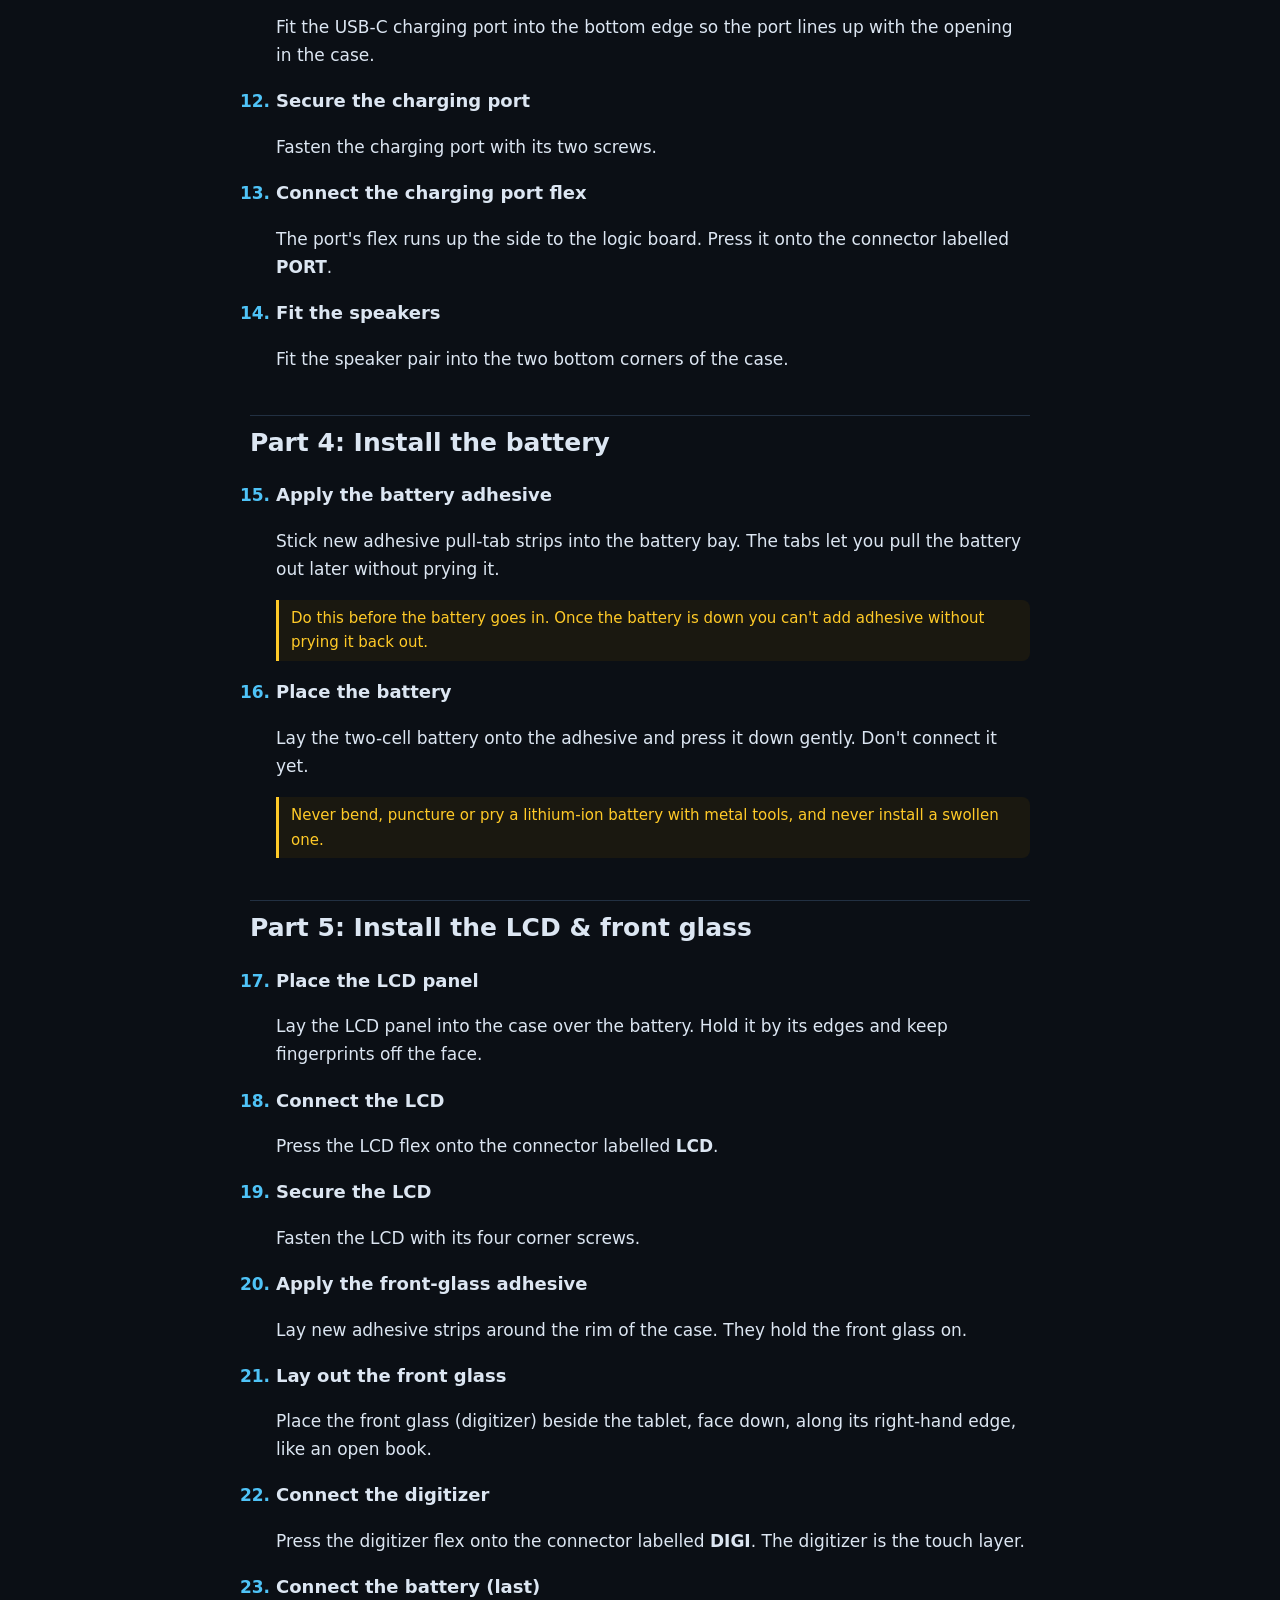
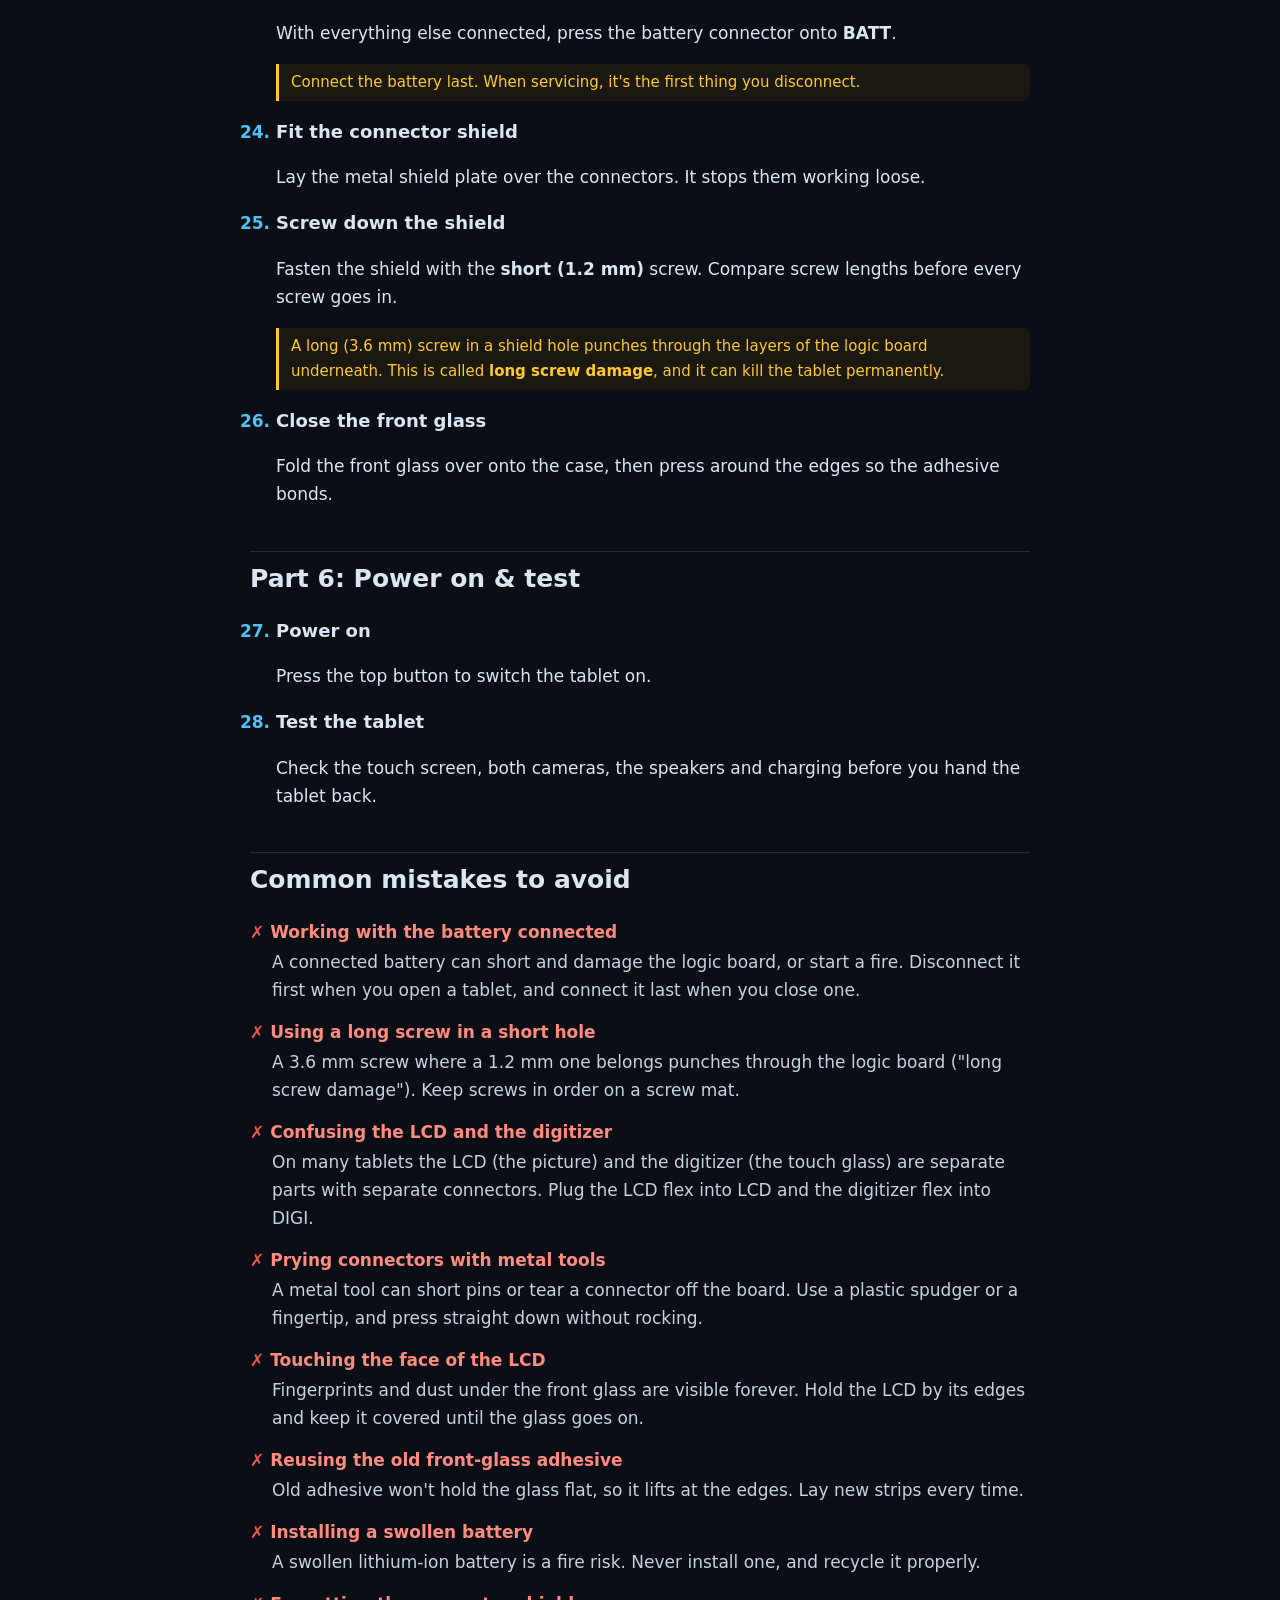
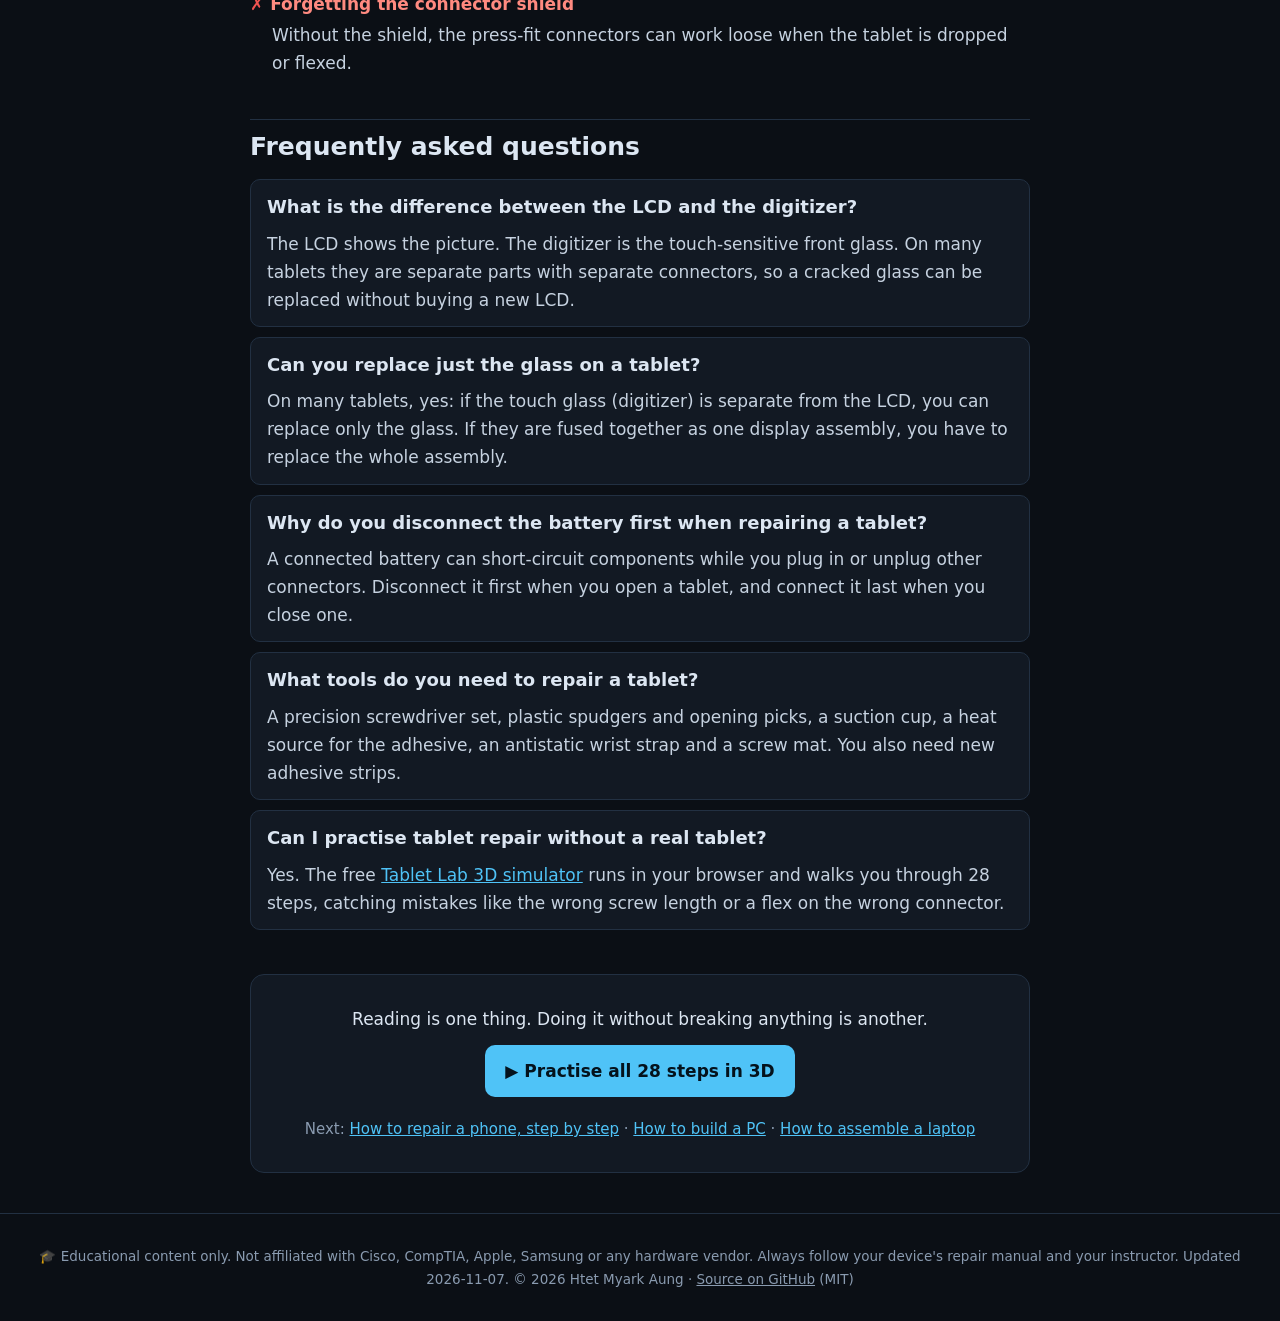
<file: guides/repair-a-tablet.html>
<!DOCTYPE html>
<html lang="en">
<head>
<meta charset="UTF-8">
<meta name="viewport" content="width=device-width, initial-scale=1">
<title>How to Repair a Tablet: 28-Step Assembly Guide</title>
<meta name="description" content="A 28-step tablet repair guide: logic board, cameras, charging port, two-cell battery, LCD, digitizer, front-glass adhesive and shield screws, plus mistakes to avoid.">
<meta name="author" content="Htet Myark Aung">
<meta name="robots" content="index, follow, max-image-preview:large">
<meta name="theme-color" content="#0b0f15">
<link rel="canonical" href="https://device-lab-3d.vercel.app/guides/repair-a-tablet.html">
<link rel="icon" href="../favicon.svg" type="image/svg+xml">
<link rel="apple-touch-icon" href="../apple-touch-icon.png">
<meta property="og:type" content="article">
<meta property="og:site_name" content="Device Lab">
<meta property="og:title" content="How to Repair a Tablet: 28-Step Assembly Guide">
<meta property="og:description" content="A 28-step tablet repair guide: logic board, cameras, charging port, two-cell battery, LCD, digitizer, front-glass adhesive and shield screws, plus mistakes to avoid.">
<meta property="og:url" content="https://device-lab-3d.vercel.app/guides/repair-a-tablet.html">
<meta property="og:image" content="https://device-lab-3d.vercel.app/assets/img/og-tablet.jpg">
<meta property="og:image:width" content="1200">
<meta property="og:image:height" content="630">
<meta name="twitter:card" content="summary_large_image">
<meta name="twitter:title" content="How to Repair a Tablet: 28-Step Assembly Guide">
<meta name="twitter:description" content="A 28-step tablet repair guide: logic board, cameras, charging port, two-cell battery, LCD, digitizer, front-glass adhesive and shield screws, plus mistakes to avoid.">
<meta name="twitter:image" content="https://device-lab-3d.vercel.app/assets/img/og-tablet.jpg">
<link rel="stylesheet" href="../assets/css/guide.css">
<script type="application/ld+json">{"@context":"https://schema.org","@type":"HowTo","name":"How to repair a tablet: tablet assembly, step by step","description":"A 28-step tablet repair guide: logic board, cameras, charging port, two-cell battery, LCD, digitizer, front-glass adhesive and shield screws, plus mistakes to avoid.","image":"https://device-lab-3d.vercel.app/assets/img/og-tablet.jpg","totalTime":"PT1H","tool":[{"@type":"HowToTool","name":"Precision screwdriver set (Phillips #000 and Tri-point bits)"},{"@type":"HowToTool","name":"Antistatic wrist strap and mat"},{"@type":"HowToTool","name":"Plastic spudger and opening picks (never metal on connectors)"}],"step":[{"@type":"HowToStep","position":1,"name":"Put on the ESD vest","text":"Put on an ESD vest or smock. It keeps static from your clothing away from the components.","url":"https://device-lab-3d.vercel.app/guides/repair-a-tablet.html#step-1"},{"@type":"HowToStep","position":2,"name":"Put on the antistatic wrist strap","text":"Put on an antistatic wrist strap and clip it to a ground point, such as the GND snap on the mat. A tablet's logic board and cameras are easily damaged by static.","url":"https://device-lab-3d.vercel.app/guides/repair-a-tablet.html#step-2"},{"@type":"HowToStep","position":3,"name":"Lay the rear case on the mat","text":"Lay the tablet rear case on the antistatic mat, back down, so the empty inside faces you.","url":"https://device-lab-3d.vercel.app/guides/repair-a-tablet.html#step-3"},{"@type":"HowToStep","position":4,"name":"Make sure there is no power","text":"Check that the tablet is switched off, unplugged, and that the battery is not connected.","url":"https://device-lab-3d.vercel.app/guides/repair-a-tablet.html#step-4"},{"@type":"HowToStep","position":5,"name":"Place the logic board","text":"Lower the logic board into the top of the case so its screw holes line up with the posts in the case.","url":"https://device-lab-3d.vercel.app/guides/repair-a-tablet.html#step-5"},{"@type":"HowToStep","position":6,"name":"Secure the logic board","text":"Fasten the logic board with its screws.","url":"https://device-lab-3d.vercel.app/guides/repair-a-tablet.html#step-6"},{"@type":"HowToStep","position":7,"name":"Fit the rear camera module","text":"Seat the rear camera in its bay so the lenses sit over the camera window in the back.","url":"https://device-lab-3d.vercel.app/guides/repair-a-tablet.html#step-7"},{"@type":"HowToStep","position":8,"name":"Connect the rear camera","text":"Press the camera flex onto the connector labelled CAM. Line the connector up and press it straight down with a fingertip or a plastic spudger until it clicks. Never use metal tools on these connectors.","url":"https://device-lab-3d.vercel.app/guides/repair-a-tablet.html#step-8"},{"@type":"HowToStep","position":9,"name":"Fit the front camera","text":"Seat the front camera in its slot at the top edge.","url":"https://device-lab-3d.vercel.app/guides/repair-a-tablet.html#step-9"},{"@type":"HowToStep","position":10,"name":"Connect the front camera","text":"Press the front camera flex onto the connector labelled F-CAM.","url":"https://device-lab-3d.vercel.app/guides/repair-a-tablet.html#step-10"},{"@type":"HowToStep","position":11,"name":"Fit the charging port","text":"Fit the USB-C charging port into the bottom edge so the port lines up with the opening in the case.","url":"https://device-lab-3d.vercel.app/guides/repair-a-tablet.html#step-11"},{"@type":"HowToStep","position":12,"name":"Secure the charging port","text":"Fasten the charging port with its two screws.","url":"https://device-lab-3d.vercel.app/guides/repair-a-tablet.html#step-12"},{"@type":"HowToStep","position":13,"name":"Connect the charging port flex","text":"The port's flex runs up the side to the logic board. Press it onto the connector labelled PORT.","url":"https://device-lab-3d.vercel.app/guides/repair-a-tablet.html#step-13"},{"@type":"HowToStep","position":14,"name":"Fit the speakers","text":"Fit the speaker pair into the two bottom corners of the case.","url":"https://device-lab-3d.vercel.app/guides/repair-a-tablet.html#step-14"},{"@type":"HowToStep","position":15,"name":"Apply the battery adhesive","text":"Stick new adhesive pull-tab strips into the battery bay. The tabs let you pull the battery out later without prying it.","url":"https://device-lab-3d.vercel.app/guides/repair-a-tablet.html#step-15"},{"@type":"HowToStep","position":16,"name":"Place the battery","text":"Lay the two-cell battery onto the adhesive and press it down gently. Don't connect it yet.","url":"https://device-lab-3d.vercel.app/guides/repair-a-tablet.html#step-16"},{"@type":"HowToStep","position":17,"name":"Place the LCD panel","text":"Lay the LCD panel into the case over the battery. Hold it by its edges and keep fingerprints off the face.","url":"https://device-lab-3d.vercel.app/guides/repair-a-tablet.html#step-17"},{"@type":"HowToStep","position":18,"name":"Connect the LCD","text":"Press the LCD flex onto the connector labelled LCD.","url":"https://device-lab-3d.vercel.app/guides/repair-a-tablet.html#step-18"},{"@type":"HowToStep","position":19,"name":"Secure the LCD","text":"Fasten the LCD with its four corner screws.","url":"https://device-lab-3d.vercel.app/guides/repair-a-tablet.html#step-19"},{"@type":"HowToStep","position":20,"name":"Apply the front-glass adhesive","text":"Lay new adhesive strips around the rim of the case. They hold the front glass on.","url":"https://device-lab-3d.vercel.app/guides/repair-a-tablet.html#step-20"},{"@type":"HowToStep","position":21,"name":"Lay out the front glass","text":"Place the front glass (digitizer) beside the tablet, face down, along its right-hand edge, like an open book.","url":"https://device-lab-3d.vercel.app/guides/repair-a-tablet.html#step-21"},{"@type":"HowToStep","position":22,"name":"Connect the digitizer","text":"Press the digitizer flex onto the connector labelled DIGI. The digitizer is the touch layer.","url":"https://device-lab-3d.vercel.app/guides/repair-a-tablet.html#step-22"},{"@type":"HowToStep","position":23,"name":"Connect the battery (last)","text":"With everything else connected, press the battery connector onto BATT.","url":"https://device-lab-3d.vercel.app/guides/repair-a-tablet.html#step-23"},{"@type":"HowToStep","position":24,"name":"Fit the connector shield","text":"Lay the metal shield plate over the connectors. It stops them working loose.","url":"https://device-lab-3d.vercel.app/guides/repair-a-tablet.html#step-24"},{"@type":"HowToStep","position":25,"name":"Screw down the shield","text":"Fasten the shield with the short (1.2 mm) screw. Compare screw lengths before every screw goes in.","url":"https://device-lab-3d.vercel.app/guides/repair-a-tablet.html#step-25"},{"@type":"HowToStep","position":26,"name":"Close the front glass","text":"Fold the front glass over onto the case, then press around the edges so the adhesive bonds.","url":"https://device-lab-3d.vercel.app/guides/repair-a-tablet.html#step-26"},{"@type":"HowToStep","position":27,"name":"Power on","text":"Press the top button to switch the tablet on.","url":"https://device-lab-3d.vercel.app/guides/repair-a-tablet.html#step-27"},{"@type":"HowToStep","position":28,"name":"Test the tablet","text":"Check the touch screen, both cameras, the speakers and charging before you hand the tablet back.","url":"https://device-lab-3d.vercel.app/guides/repair-a-tablet.html#step-28"}]}</script>
<script type="application/ld+json">{"@context":"https://schema.org","@type":"FAQPage","mainEntity":[{"@type":"Question","name":"What is the difference between the LCD and the digitizer?","acceptedAnswer":{"@type":"Answer","text":"The LCD shows the picture. The digitizer is the touch-sensitive front glass. On many tablets they are separate parts with separate connectors, so a cracked glass can be replaced without buying a new LCD."}},{"@type":"Question","name":"Can you replace just the glass on a tablet?","acceptedAnswer":{"@type":"Answer","text":"On many tablets, yes: if the touch glass (digitizer) is separate from the LCD, you can replace only the glass. If they are fused together as one display assembly, you have to replace the whole assembly."}},{"@type":"Question","name":"Why do you disconnect the battery first when repairing a tablet?","acceptedAnswer":{"@type":"Answer","text":"A connected battery can short-circuit components while you plug in or unplug other connectors. Disconnect it first when you open a tablet, and connect it last when you close one."}},{"@type":"Question","name":"What tools do you need to repair a tablet?","acceptedAnswer":{"@type":"Answer","text":"A precision screwdriver set, plastic spudgers and opening picks, a suction cup, a heat source for the adhesive, an antistatic wrist strap and a screw mat. You also need new adhesive strips."}},{"@type":"Question","name":"Can I practise tablet repair without a real tablet?","acceptedAnswer":{"@type":"Answer","text":"Yes. The free Tablet Lab 3D simulator runs in your browser and walks you through 28 steps, catching mistakes like the wrong screw length or a flex on the wrong connector."}}]}</script>
<script type="application/ld+json">{"@context":"https://schema.org","@type":"BreadcrumbList","itemListElement":[{"@type":"ListItem","position":1,"name":"Device Lab","item":"https://device-lab-3d.vercel.app/"},{"@type":"ListItem","position":2,"name":"How to repair a tablet: tablet assembly, step by step","item":"https://device-lab-3d.vercel.app/guides/repair-a-tablet.html"}]}</script>
</head>
<body>
<header class="top"><a class="brand" href="../index.html">🛠 <b>Device</b> Lab</a><nav><a href="../index.html">PC simulator</a><a href="../laptop.html">Laptop simulator</a><a href="../phone.html">Phone simulator</a><a href="../tablet.html">Tablet simulator</a><a href="build-a-pc.html">PC guide</a><a href="assemble-a-laptop.html">Laptop guide</a><a href="repair-a-phone.html">Phone guide</a><a href="repair-a-tablet.html">Tablet guide</a></nav></header>
<main class="guide">
<nav class="crumbs"><a href="../index.html">Device Lab</a> › Guides › How to repair a tablet: tablet assembly, step by step</nav>
<h1>How to repair a tablet: tablet assembly, step by step</h1>
<p class="lede">This guide walks through putting a tablet back together from an empty rear case: the logic board and cameras, the charging port and speakers, the two-cell battery, the LCD and front glass, then powering on and testing. Every step matches the free <a href="../tablet.html">3D tablet repair simulator</a>, where you can practise in your browser before you open a real tablet. Tablets vary a lot between models, so always follow your model's repair manual.</p>
<a class="cta" href="../tablet.html">▶ Practise this in the free 3D tablet repair simulator</a>
<figure><img src="../assets/img/og-tablet.jpg" width="1200" height="630" alt="3D tablet repair simulator showing an opened tablet on an antistatic mat" loading="lazy"></figure>
<div class="cols">
<section><h2>What you need</h2><ul><li>Precision screwdriver set (Phillips #000 and Tri-point bits)</li><li>Antistatic wrist strap and mat</li><li>Plastic spudger and opening picks (never metal on connectors)</li><li>Suction cup and a heat source to soften the front-glass adhesive</li><li>Magnetic screw mat to keep screws in order</li><li>Replacement battery adhesive strips and front-glass adhesive</li></ul></section>
<section><h2>Contents</h2><ol class="toc"><li><a href="#part-1">Part 1: Prepare the workspace</a></li><li><a href="#part-2">Part 2: Install the logic board &amp; cameras</a></li><li><a href="#part-3">Part 3: Install the charging port &amp; speakers</a></li><li><a href="#part-4">Part 4: Install the battery</a></li><li><a href="#part-5">Part 5: Install the LCD &amp; front glass</a></li><li><a href="#part-6">Part 6: Power on &amp; test</a></li><li><a href="#mistakes">Common mistakes</a></li><li><a href="#faq">FAQ</a></li></ol></section>
</div>
<div class="safety"><b>Safety first:</b> switch the tablet off and disconnect the battery before anything else, work on an antistatic mat and wear a grounded wrist strap. Tablet batteries are large: never puncture, bend or pry them with metal tools. If a battery is swollen, stop and get it handled safely.</div>
<section id="part-1"><h2>Part 1: Prepare the workspace</h2><ol start="1"><li id="step-1"><h3>Put on the ESD vest</h3><p>Put on an ESD vest or smock. It keeps static from your clothing away from the components.</p><p class="note">An ESD smock or vest is standard practice in electronics repair labs.</p></li><li id="step-2"><h3>Put on the antistatic wrist strap</h3><p>Put on an antistatic wrist strap and clip it to a ground point, such as the <b>GND</b> snap on the mat. A tablet's logic board and cameras are easily damaged by static.</p></li><li id="step-3"><h3>Lay the rear case on the mat</h3><p>Lay the tablet rear case on the antistatic mat, back down, so the empty inside faces you.</p></li><li id="step-4"><h3>Make sure there is no power</h3><p>Check that the tablet is switched off, unplugged, and that the battery is not connected.</p><p class="note">A lithium-ion battery can short-circuit and damage the board, or even catch fire, if it's connected while you work. When you take a tablet apart, disconnect the battery first. When you put one together, connect it last.</p></li></ol></section>
<section id="part-2"><h2>Part 2: Install the logic board &amp; cameras</h2><ol start="5"><li id="step-5"><h3>Place the logic board</h3><p>Lower the logic board into the top of the case so its screw holes line up with the posts in the case.</p></li><li id="step-6"><h3>Secure the logic board</h3><p>Fasten the logic board with its screws.</p><p class="note">Tablet screws are tiny and come in different lengths. Keep them on a screw mat in the pattern they came out, so each one goes back in its own hole.</p></li><li id="step-7"><h3>Fit the rear camera module</h3><p>Seat the rear camera in its bay so the lenses sit over the camera window in the back.</p></li><li id="step-8"><h3>Connect the rear camera</h3><p>Press the camera flex onto the connector labelled <b>CAM</b>. Line the connector up and press it straight down with a fingertip or a plastic spudger until it clicks. Never use metal tools on these connectors.</p></li><li id="step-9"><h3>Fit the front camera</h3><p>Seat the front camera in its slot at the top edge.</p></li><li id="step-10"><h3>Connect the front camera</h3><p>Press the front camera flex onto the connector labelled <b>F-CAM</b>.</p></li></ol></section>
<section id="part-3"><h2>Part 3: Install the charging port &amp; speakers</h2><ol start="11"><li id="step-11"><h3>Fit the charging port</h3><p>Fit the USB-C charging port into the bottom edge so the port lines up with the opening in the case.</p></li><li id="step-12"><h3>Secure the charging port</h3><p>Fasten the charging port with its two screws.</p></li><li id="step-13"><h3>Connect the charging port flex</h3><p>The port's flex runs up the side to the logic board. Press it onto the connector labelled <b>PORT</b>.</p></li><li id="step-14"><h3>Fit the speakers</h3><p>Fit the speaker pair into the two bottom corners of the case.</p></li></ol></section>
<section id="part-4"><h2>Part 4: Install the battery</h2><ol start="15"><li id="step-15"><h3>Apply the battery adhesive</h3><p>Stick new adhesive pull-tab strips into the battery bay. The tabs let you pull the battery out later without prying it.</p><p class="note">Do this before the battery goes in. Once the battery is down you can't add adhesive without prying it back out.</p></li><li id="step-16"><h3>Place the battery</h3><p>Lay the two-cell battery onto the adhesive and press it down gently. Don't connect it yet.</p><p class="note">Never bend, puncture or pry a lithium-ion battery with metal tools, and never install a swollen one.</p></li></ol></section>
<section id="part-5"><h2>Part 5: Install the LCD &amp; front glass</h2><ol start="17"><li id="step-17"><h3>Place the LCD panel</h3><p>Lay the LCD panel into the case over the battery. Hold it by its edges and keep fingerprints off the face.</p></li><li id="step-18"><h3>Connect the LCD</h3><p>Press the LCD flex onto the connector labelled <b>LCD</b>.</p></li><li id="step-19"><h3>Secure the LCD</h3><p>Fasten the LCD with its four corner screws.</p></li><li id="step-20"><h3>Apply the front-glass adhesive</h3><p>Lay new adhesive strips around the rim of the case. They hold the front glass on.</p></li><li id="step-21"><h3>Lay out the front glass</h3><p>Place the front glass (digitizer) beside the tablet, face down, along its right-hand edge, like an open book.</p></li><li id="step-22"><h3>Connect the digitizer</h3><p>Press the digitizer flex onto the connector labelled <b>DIGI</b>. The digitizer is the touch layer.</p></li><li id="step-23"><h3>Connect the battery (last)</h3><p>With everything else connected, press the battery connector onto <b>BATT</b>.</p><p class="note">Connect the battery last. When servicing, it's the first thing you disconnect.</p></li><li id="step-24"><h3>Fit the connector shield</h3><p>Lay the metal shield plate over the connectors. It stops them working loose.</p></li><li id="step-25"><h3>Screw down the shield</h3><p>Fasten the shield with the <b>short (1.2 mm)</b> screw. Compare screw lengths before every screw goes in.</p><p class="note">A long (3.6 mm) screw in a shield hole punches through the layers of the logic board underneath. This is called <b>long screw damage</b>, and it can kill the tablet permanently.</p></li><li id="step-26"><h3>Close the front glass</h3><p>Fold the front glass over onto the case, then press around the edges so the adhesive bonds.</p></li></ol></section>
<section id="part-6"><h2>Part 6: Power on &amp; test</h2><ol start="27"><li id="step-27"><h3>Power on</h3><p>Press the top button to switch the tablet on.</p></li><li id="step-28"><h3>Test the tablet</h3><p>Check the touch screen, both cameras, the speakers and charging before you hand the tablet back.</p></li></ol></section>
<section id="mistakes"><h2>Common mistakes to avoid</h2><dl class="mistakes"><dt>Working with the battery connected</dt><dd>A connected battery can short and damage the logic board, or start a fire. Disconnect it first when you open a tablet, and connect it last when you close one.</dd><dt>Using a long screw in a short hole</dt><dd>A 3.6 mm screw where a 1.2 mm one belongs punches through the logic board (&quot;long screw damage&quot;). Keep screws in order on a screw mat.</dd><dt>Confusing the LCD and the digitizer</dt><dd>On many tablets the LCD (the picture) and the digitizer (the touch glass) are separate parts with separate connectors. Plug the LCD flex into LCD and the digitizer flex into DIGI.</dd><dt>Prying connectors with metal tools</dt><dd>A metal tool can short pins or tear a connector off the board. Use a plastic spudger or a fingertip, and press straight down without rocking.</dd><dt>Touching the face of the LCD</dt><dd>Fingerprints and dust under the front glass are visible forever. Hold the LCD by its edges and keep it covered until the glass goes on.</dd><dt>Reusing the old front-glass adhesive</dt><dd>Old adhesive won't hold the glass flat, so it lifts at the edges. Lay new strips every time.</dd><dt>Installing a swollen battery</dt><dd>A swollen lithium-ion battery is a fire risk. Never install one, and recycle it properly.</dd><dt>Forgetting the connector shield</dt><dd>Without the shield, the press-fit connectors can work loose when the tablet is dropped or flexed.</dd></dl></section>
<section id="faq"><h2>Frequently asked questions</h2><details open><summary><h3>What is the difference between the LCD and the digitizer?</h3></summary><p>The LCD shows the picture. The digitizer is the touch-sensitive front glass. On many tablets they are separate parts with separate connectors, so a cracked glass can be replaced without buying a new LCD.</p></details><details open><summary><h3>Can you replace just the glass on a tablet?</h3></summary><p>On many tablets, yes: if the touch glass (digitizer) is separate from the LCD, you can replace only the glass. If they are fused together as one display assembly, you have to replace the whole assembly.</p></details><details open><summary><h3>Why do you disconnect the battery first when repairing a tablet?</h3></summary><p>A connected battery can short-circuit components while you plug in or unplug other connectors. Disconnect it first when you open a tablet, and connect it last when you close one.</p></details><details open><summary><h3>What tools do you need to repair a tablet?</h3></summary><p>A precision screwdriver set, plastic spudgers and opening picks, a suction cup, a heat source for the adhesive, an antistatic wrist strap and a screw mat. You also need new adhesive strips.</p></details><details open><summary><h3>Can I practise tablet repair without a real tablet?</h3></summary><p>Yes. The free <a href="../tablet.html">Tablet Lab 3D simulator</a> runs in your browser and walks you through 28 steps, catching mistakes like the wrong screw length or a flex on the wrong connector.</p></details></section>
<div class="endcta"><p>Reading is one thing. Doing it without breaking anything is another.</p><a class="cta" href="../tablet.html">▶ Practise all 28 steps in 3D</a><p class="also">Next: <a href="repair-a-phone.html">How to repair a phone, step by step</a> · <a href="build-a-pc.html">How to build a PC</a> · <a href="assemble-a-laptop.html">How to assemble a laptop</a></p></div>
</main>
<footer><p>🎓 Educational content only. Not affiliated with Cisco, CompTIA, Apple, Samsung or any hardware vendor. Always follow your device's repair manual and your instructor. Updated <time datetime="2026-11-07">2026-11-07</time>. © 2026 Htet Myark Aung · <a href="https://github.com/Htet-Myark/device-lab">Source on GitHub</a> (MIT)</p></footer>
</body>
</html>
</file>
<file: assets/css/app-2d.css>
:root{--bg:#0b0f15;--panel:#121923;--line:#223042;--text:#dce6f2;--muted:#8a9bb0;--accent:#4fc3f7;--ok:#66bb6a;--bad:#ef5350;--warn:#ffca28}
*{box-sizing:border-box}
html,body{margin:0;height:100%;background:var(--bg);color:var(--text);font:14px/1.45 system-ui,-apple-system,"Segoe UI",Roboto,sans-serif;overflow:hidden}
header{display:flex;align-items:center;gap:10px;padding:8px 14px;border-bottom:1px solid var(--line);background:#0e141c;height:52px}
header h1{font-size:17px;margin:0 8px 0 0;white-space:nowrap}header h1 b{color:var(--accent)}
.stat{background:var(--panel);border:1px solid var(--line);border-radius:8px;padding:3px 10px;font-variant-numeric:tabular-nums;white-space:nowrap}
.stat small{color:var(--muted);margin-right:6px}
.stat.grounded{color:var(--ok);border-color:#2e5c33}
.spacer{flex:1}
button,.btn{background:#1b2633;color:var(--text);border:1px solid #2e4057;border-radius:8px;padding:6px 12px;cursor:pointer;font:inherit;text-decoration:none;white-space:nowrap}
button:hover,.btn:hover{border-color:var(--accent)}
button.primary{background:var(--accent);color:#04121c;border-color:var(--accent);font-weight:600}
main{display:grid;grid-template-columns:220px 1fr 310px;gap:10px;padding:10px;height:calc(100vh - 52px)}
aside{background:var(--panel);border:1px solid var(--line);border-radius:12px;overflow:auto;padding:10px}
aside h2{font-size:11px;text-transform:uppercase;letter-spacing:1.2px;color:var(--muted);margin:2px 0 8px}
#stage{background:radial-gradient(ellipse at 45% 25%,#2a2522,#14110f 55%,#0b0f15 100%);border:1px solid var(--line);border-radius:12px;overflow:hidden;position:relative;min-width:0}
#bench{width:100%;height:100%;display:block;touch-action:none;user-select:none}
.titem{display:flex;align-items:center;gap:6px;padding:6px;border:1px solid var(--line);border-radius:10px;margin-bottom:8px;background:#0f151e;cursor:grab;touch-action:none;user-select:none;transition:border-color .2s}
.titem:hover{border-color:#3d5a7a}
.titem .ic{flex:0 0 80px;height:50px;display:flex;align-items:center;justify-content:center}
.titem .ic svg,.ghost svg{transition:transform .25s}
.titem .nm{font-size:12.5px}
.titem .nm small{display:block;color:var(--warn);font-size:11px}
.titem.hint{border-color:var(--accent);animation:glow 1.2s infinite}
.empty{color:var(--muted);font-size:12.5px;padding:8px}
.ghost{position:fixed;pointer-events:none;z-index:50;transform:translate(-50%,-50%);background:rgba(15,21,30,.85);border:1px solid var(--accent);border-radius:10px;padding:4px 8px;display:flex;flex-direction:column;align-items:center;font-size:11px}
.parts{list-style:none;padding:0;margin:0 0 12px}
.parts li{display:flex;align-items:center;gap:8px;padding:5px 6px;border-radius:8px;font-size:12.5px;color:var(--muted)}
.parts li.cur{background:#17283a;color:var(--text)}
.parts li.done{color:var(--ok)}
.parts .n{width:20px;height:20px;border-radius:50%;border:1px solid currentColor;display:flex;align-items:center;justify-content:center;font-size:11px;flex:0 0 20px}
.parts li.done .n{background:var(--ok);color:#06210a;border-color:var(--ok)}
.bar{height:4px;background:#1c2836;border-radius:3px;overflow:hidden;margin:-2px 0 12px}
.bar i{display:block;height:100%;background:var(--accent);transition:width .3s}
.card{background:#0f1720;border:1px solid #284058;border-radius:10px;padding:12px}
.card .k{font-size:11px;color:var(--accent);text-transform:uppercase;letter-spacing:1px}
.card h3{margin:4px 0 6px;font-size:16px}
.card p{margin:0 0 8px;color:#c4d1e0}
.note{font-size:12px;color:var(--warn);background:#2a2412;border:1px solid #4a3d16;border-radius:8px;padding:6px 8px;margin-top:8px}
.fig{margin-top:6px;background:#0b1118;border-radius:8px;padding:6px}
.toast{position:absolute;left:50%;bottom:14px;transform:translateX(-50%);max-width:80%;padding:9px 14px;border-radius:10px;font-size:13.5px;background:#17283a;border:1px solid #2e4b68;opacity:0;transition:opacity .25s;pointer-events:none;text-align:center}
.toast.show{opacity:1}.toast.bad{background:#3a1717;border-color:#7a2a2a}.toast.good{background:#16301b;border-color:#2e6b38}
.banner{position:absolute;inset:0;display:flex;align-items:center;justify-content:center;pointer-events:none;opacity:0;transition:opacity .3s}
.banner.show{opacity:1}
.banner div{background:rgba(9,14,20,.9);border:1px solid var(--accent);border-radius:14px;padding:16px 28px;text-align:center}
.banner small{color:var(--accent);letter-spacing:2px;text-transform:uppercase;font-size:12px}
.banner b{display:block;font-size:22px}
.overlay{position:fixed;inset:0;background:rgba(5,8,12,.88);display:flex;align-items:center;justify-content:center;z-index:100}
.overlay.hidden{display:none}
.modal{background:var(--panel);border:1px solid #2e4057;border-radius:16px;padding:26px 30px;max-width:620px;width:92%}
.modal h2{margin:0 0 6px;font-size:26px}.modal h2 b{color:var(--accent)}
.modal p,.modal li{color:#c4d1e0}
.modal .row{display:flex;gap:10px;flex-wrap:wrap;margin-top:14px}
.mode{flex:1;min-width:200px;text-align:left;padding:12px 14px;border-radius:12px;white-space:normal;display:flex;flex-direction:column;justify-content:flex-start;gap:4px}
.mode b{display:block;font-size:15px}.mode span{display:block;color:var(--muted);font-size:12.5px;line-height:1.4}
.post{font:13px/1.55 Consolas,"Courier New",monospace;background:#000;color:#b8f7c0;border-radius:10px;padding:14px;min-height:280px;white-space:pre-wrap;border:6px solid #23272e}
.results{display:grid;grid-template-columns:repeat(4,1fr);gap:8px;margin-top:12px}
.results div{background:#0f1720;border:1px solid var(--line);border-radius:10px;padding:8px;text-align:center}
.results b{display:block;font-size:20px}.results small{color:var(--muted)}
.rank{font-size:20px;margin-top:12px;color:var(--warn)}
/* svg */
.off{display:none}
.zone{fill:transparent;pointer-events:none}
svg.dragging .zone{pointer-events:all}
.zone.hint{fill:rgba(79,195,247,.14);stroke:#4fc3f7;stroke-width:2;stroke-dasharray:6 4;animation:dash 1s linear infinite}
.zone.over{fill:rgba(102,187,106,.25);stroke:#66bb6a;stroke-width:2}
[data-click]{cursor:pointer}
[data-click].hint,.hintel{animation:pulse 1s ease-in-out infinite}
.silk{font-size:7px;fill:#e6efe8;fill-opacity:.82;font-family:Consolas,monospace;letter-spacing:.2px}
.silk2{font-size:10px;fill:#c9d1db;font-family:Consolas,monospace}
.lbl{font-size:12px;fill:#8a9bb0;font-weight:600;letter-spacing:1px}
.t-h{font-size:15px;fill:#dce6f2;font-weight:700}
.t-s{font-size:11px;fill:#8a9bb0}
.t-l{font-size:11px;fill:#ffca28;font-family:Consolas,monospace;font-weight:700}
.t-p{font-size:9.5px;fill:#cfd8e3;font-family:Consolas,monospace}
.screw .halo{fill:rgba(255,202,40,.12);stroke:#ffca28;stroke-dasharray:3 2}
.screw.tight .halo{display:none}
.screw .head{transition:transform .35s}
.screw.tight .head{transform:rotate(135deg)}
.standoff.loose .hex{display:none}.standoff.tight .ring{display:none}
.ret.locked{fill:#6f7680}
.flash{animation:flash .5s 3}
#mb{transition:transform 1s cubic-bezier(.5,0,.2,1)}
@keyframes pulse{0%,100%{filter:drop-shadow(0 0 2px #4fc3f7)}50%{filter:drop-shadow(0 0 7px #4fc3f7) brightness(1.35)}}
@keyframes glow{0%,100%{box-shadow:0 0 0 1px rgba(79,195,247,.3)}50%{box-shadow:0 0 0 3px rgba(79,195,247,.55)}}
@keyframes dash{to{stroke-dashoffset:-20}}
@keyframes flash{50%{stroke:#66bb6a}}
@media (max-width:1100px){main{grid-template-columns:180px 1fr 250px}.titem .ic{flex-basis:60px}}

.legal{font-size:11.5px;color:var(--muted);margin:10px 0 0}.legal a{color:var(--accent)}
#aboutO{z-index:120}#aboutO code{background:#0b1118;padding:1px 5px;border-radius:4px}

/* ===== responsive / touch ===== */
.stats{display:flex;gap:10px;align-items:center;min-width:0}
.vh-touch{display:none}
body{-webkit-tap-highlight-color:transparent}
@media (pointer:coarse){
  .vh-mouse{display:none}.vh-touch{display:inline}
  .ghost{transform:translate(-50%,-125%)} /* keep the dragged part visible above the finger */
  button,.btn{min-height:34px}
}
/* shared compact rules: narrow screens and short landscape phones */
@media (max-width:900px),(orientation:landscape) and (max-height:500px){
  html,body{height:100%;height:100dvh}
  body{display:flex;flex-direction:column}
  header{height:auto;gap:6px;padding:6px 8px}
  header h1{font-size:15px;margin:0}
  .spacer,.bt{display:none}
  header button,header .btn{padding:5px 9px}
  .stats{gap:6px;overflow-x:auto;scrollbar-width:none}.stats::-webkit-scrollbar{display:none}
  .stat{padding:2px 8px;font-size:12px}
  main{flex:1;min-height:0;height:auto;gap:6px;padding:6px}
  aside{padding:6px;border-radius:10px}
  #procWrap h2,#parts{display:none}
  .bar{margin:0 0 6px}
  .card{padding:8px 10px}.card h3{font-size:14.5px;margin:2px 0 4px}.card p{font-size:13px;margin-bottom:6px}
  .titem .ic{flex:0 0 auto;width:64px;height:40px}.titem .ic svg{width:64px;height:40px}
  .titem .nm{font-size:11.5px;line-height:1.25}
  .viewhelp{font-size:11px;top:6px;left:6px;max-width:58%;padding:3px 8px}
  #bView{top:6px;right:6px}
  .toast{max-width:94%;font-size:12.5px;bottom:8px;padding:7px 10px}
  .banner div{padding:10px 16px}.banner b{font-size:17px}
  .modal{padding:16px 18px;max-height:92vh;max-height:92dvh;overflow:auto}
  .modal h2{font-size:20px}.modal ul{padding-left:18px}.modal p,.modal li{font-size:13.5px}
  .mode{min-width:0;flex:1 1 220px}
  .post{min-height:160px;font-size:11px;padding:10px}
  .results{grid-template-columns:repeat(2,1fr)}
}
/* portrait / narrow: step card on top, bench in the middle, tray along the bottom (thumb reach) */
@media (max-width:900px){
  header{flex-wrap:wrap}
  header h1{flex:1 1 auto}
  .stats{order:2;flex:1 0 100%}
  main{display:grid;grid-template-columns:minmax(0,1fr);grid-template-rows:auto minmax(0,1fr) auto;grid-template-areas:"proc" "stage" "tray"}
  #procWrap{grid-area:proc;max-height:27vh;max-height:27dvh}
  #stage{grid-area:stage;min-height:180px}
  #trayWrap{grid-area:tray;overflow-x:auto;overflow-y:hidden}
  #trayWrap h2{display:none}
  #tray{display:flex;gap:6px;align-items:stretch}
  .titem{flex:0 0 96px;flex-direction:column;justify-content:center;margin:0;padding:5px 4px;text-align:center;touch-action:pan-x}
  .traysec{writing-mode:vertical-rl;transform:rotate(180deg);margin:0;align-self:center;font-size:9.5px}
  #tray .empty{flex:1 0 240px;padding:6px}
}
/* short landscape phones: tray | bench | step card, single-row header */
@media (orientation:landscape) and (max-height:500px){
  header{flex-wrap:nowrap}
  header h1{flex:0 0 auto}
  .stats{order:0;flex:1 1 auto}
  main{display:grid;grid-template-columns:118px minmax(0,1fr) 210px;grid-template-rows:minmax(0,1fr);grid-template-areas:"tray stage proc"}
  #procWrap{grid-area:proc;max-height:none}
  #stage{grid-area:stage;min-height:0}
  #trayWrap{grid-area:tray;overflow-y:auto;overflow-x:hidden}
  #trayWrap h2{display:none}
  #tray{display:block}
  .titem{flex-direction:column;width:auto;margin:0 0 6px;padding:4px;text-align:center;touch-action:pan-y}
  .traysec{writing-mode:horizontal-tb;transform:none;margin:2px 2px 4px;font-size:9.5px}
  .viewhelp{display:none}
}
</file>
<file: assets/css/guide.css>
/* Guide pages: readable long-form layout in the same palette as the labs */
:root{--bg:#0b0f15;--panel:#121923;--line:#223042;--text:#dce6f2;--muted:#8a9bb0;--accent:#4fc3f7;--ok:#66bb6a;--warn:#ffca28}
*{box-sizing:border-box}
html{scroll-behavior:smooth}
body{margin:0;background:var(--bg);color:var(--text);font:17px/1.65 system-ui,-apple-system,"Segoe UI",Roboto,sans-serif}
a{color:var(--accent)}
.top{display:flex;flex-wrap:wrap;align-items:center;gap:8px 18px;padding:12px 20px;border-bottom:1px solid var(--line);background:#0e141c;position:sticky;top:0;z-index:5}
.brand{color:var(--text);text-decoration:none;font-size:17px}.brand b{color:var(--accent)}
.top nav{display:flex;flex-wrap:wrap;gap:4px 16px;font-size:14.5px}.top nav a{color:var(--muted);text-decoration:none}.top nav a:hover{color:var(--accent)}
.guide{max-width:820px;margin:0 auto;padding:24px 20px 40px}
.crumbs{font-size:13.5px;color:var(--muted);margin-bottom:6px}.crumbs a{color:var(--muted)}
h1{font-size:clamp(28px,5vw,40px);line-height:1.15;margin:6px 0 14px}
h2{font-size:25px;margin:42px 0 12px;padding-top:6px;border-top:1px solid var(--line)}
h3{font-size:18px;margin:0 0 4px}
.lede{font-size:18.5px;color:#c6d2e0}
.cta{display:inline-block;background:var(--accent);color:#04121c;font-weight:700;text-decoration:none;padding:12px 20px;border-radius:10px;margin:8px 0}
.cta:hover{filter:brightness(1.1)}
figure{margin:22px 0}figure img{width:100%;height:auto;border-radius:12px;border:1px solid var(--line);display:block}
.cols{display:grid;grid-template-columns:1fr 1fr;gap:0 28px}.cols h2{border:0;margin-top:18px}
@media (max-width:700px){.cols{grid-template-columns:1fr}}
.toc a{color:var(--text)}
.safety{background:#2a2412;border:1px solid #5a4a16;border-radius:10px;padding:12px 16px;margin:18px 0}
ol{padding-left:26px}
ol li{margin:0 0 16px}
ol li::marker{color:var(--accent);font-weight:700}
.note{font-size:15px;color:var(--warn);background:#1a1810;border-left:3px solid var(--warn);padding:6px 12px;margin:6px 0 0;border-radius:0 8px 8px 0}
.mistakes dt{font-weight:700;margin-top:14px;color:#ff8a80}.mistakes dt::before{content:"✗ ";color:#ef5350}
.mistakes dd{margin:2px 0 0 22px;color:#c6d2e0}
details{background:var(--panel);border:1px solid var(--line);border-radius:10px;padding:12px 16px;margin:10px 0}
summary{cursor:pointer;list-style:none}summary h3{display:inline}summary::-webkit-details-marker{display:none}
details p{margin:8px 0 0;color:#c6d2e0}
.endcta{text-align:center;margin:44px 0 0;padding:26px 18px;background:var(--panel);border:1px solid var(--line);border-radius:14px}
.endcta p{margin:4px 0}.also{font-size:15px;color:var(--muted);margin-top:12px!important}
footer{border-top:1px solid var(--line);color:var(--muted);font-size:13.5px;text-align:center;padding:18px 20px}footer a{color:var(--muted)}
</file>
